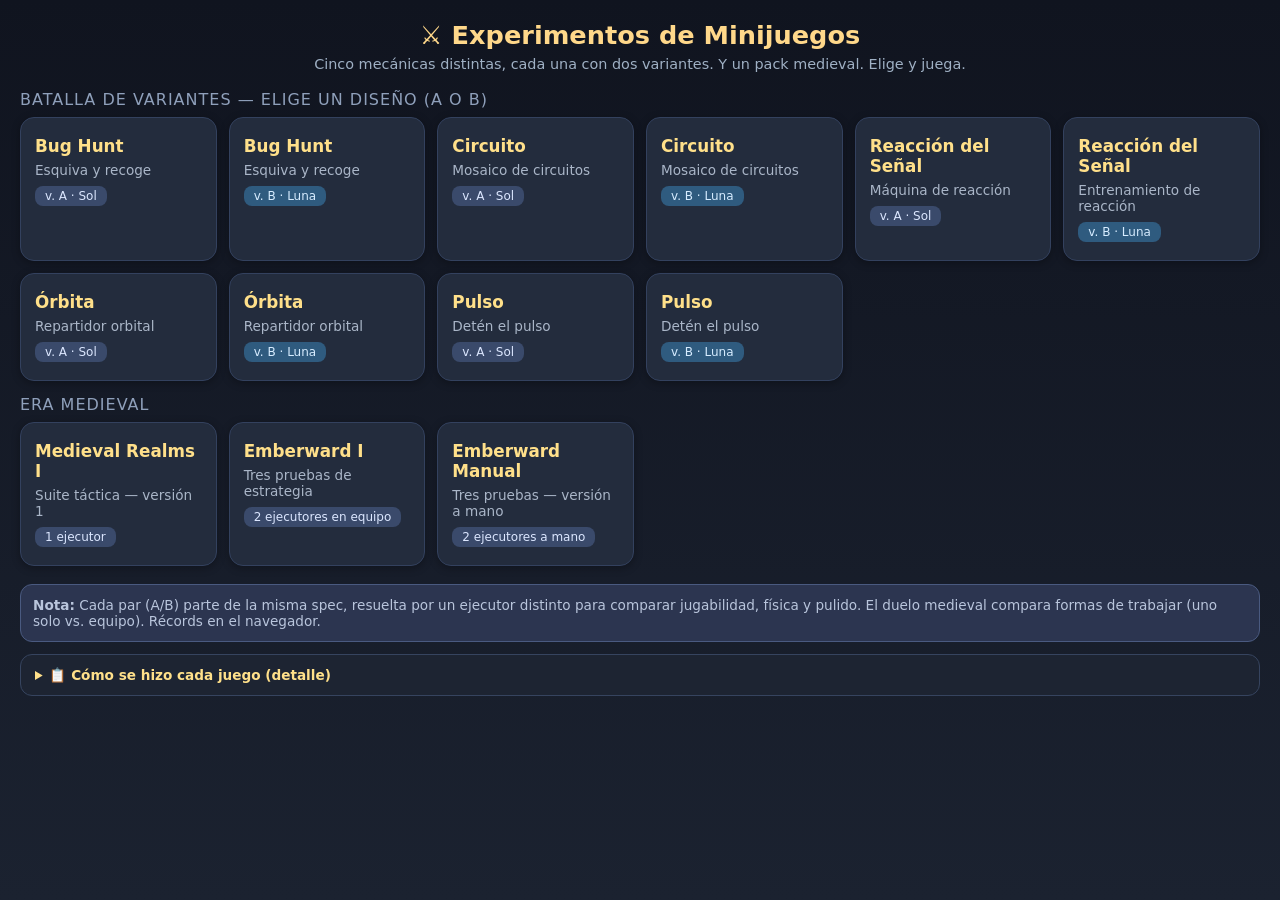
<file: index.html>
<!DOCTYPE html>
<html lang="es">
<head>
<meta charset="UTF-8">
<meta name="viewport" content="width=device-width, initial-scale=1">
<title>Experimentos — Minijuegos</title>
<style>
  *{box-sizing:border-box;margin:0}
  body{background:linear-gradient(180deg,#10141f,#1b2230);color:#e8ecf5;font-family:system-ui,sans-serif;min-height:100vh;padding:20px}
  h1{font-size:1.6rem;color:#ffd88a;text-align:center;margin-bottom:6px}
  p.sub{color:#9fb0c4;text-align:center;font-size:.9rem;margin-bottom:18px}
  .seccion{font-size:1rem;color:#8fa0bb;text-transform:uppercase;letter-spacing:1px;margin:14px 0 8px}
  .grid{display:grid;gap:12px;grid-template-columns:repeat(auto-fill,minmax(170px,1fr))}
  a.card{display:block;padding:18px 14px;border-radius:14px;background:#232c3d;border:1px solid #33415e;color:#fff;text-decoration:none;transition:.15s;box-shadow:0 2px 8px rgba(0,0,0,.3)}
  a.card:hover{transform:translateY(-2px);border-color:#8fa0ff}
  .card .tit{font-weight:800;font-size:1.05rem;color:#ffe08a}
  .card .desc{font-size:.85rem;color:#aab6c8;margin-top:6px}
  .card .modelo{display:inline-block;margin-top:8px;padding:3px 10px;border-radius:8px;background:#3a4a6b;font-size:.75rem;color:#dce7ff}
  .card .modelo.sol{background:#5b3f7a;color:#f0dcff}
  .card .modelo.luna{background:#2f5b7f;color:#d6ecff}
  .nota{background:#2c3550;border:1px solid #4a5a80;border-radius:12px;padding:12px;margin-top:18px;color:#b9c5dc;font-size:.85rem}
  details.como{background:#1d2432;border:1px solid #36445f;border-radius:12px;padding:12px 14px;margin-top:12px;color:#cdd8ea;font-size:.85rem}
  details.como summary{cursor:pointer;font-weight:800;color:#ffe08a}
  details.como table{width:100%;border-collapse:collapse;margin-top:10px}
  details.como th,details.como td{border:1px solid #36445f;padding:6px 8px;text-align:left;font-size:.82rem}
  details.como th{background:#28344d;color:#ffe08a}
  details.como p{margin:8px 0}
</style>
</head>
<body>
<h1>⚔️ Experimentos de Minijuegos</h1>
<p class="sub">Cinco mecánicas distintas, cada una con dos variantes. Y un pack medieval. Elige y juega.</p>

<div class="seccion">Batalla de variantes — elige un diseño (A o B)</div>
<div class="grid">
  <a class="card" href="games/bug-hunt/A/index.html"><div class="tit">Bug Hunt</div><div class="desc">Esquiva y recoge</div><div class="modelo solab">v. A · Sol</div></a>
  <a class="card" href="games/bug-hunt/B/index.html"><div class="tit">Bug Hunt</div><div class="desc">Esquiva y recoge</div><div class="modelo luna">v. B · Luna</div></a>
  <a class="card" href="games/circuit/A/index.html"><div class="tit">Circuito</div><div class="desc">Mosaico de circuitos</div><div class="modelo solab">v. A · Sol</div></a>
  <a class="card" href="games/circuit/B/index.html"><div class="tit">Circuito</div><div class="desc">Mosaico de circuitos</div><div class="modelo luna">v. B · Luna</div></a>
  <a class="card" href="games/feature-upgrade/A/index.html"><div class="tit">Reacción del Señal</div><div class="desc">Máquina de reacción</div><div class="modelo solab">v. A · Sol</div></a>
  <a class="card" href="games/feature-upgrade/B/index.html"><div class="tit">Reacción del Señal</div><div class="desc">Entrenamiento de reacción</div><div class="modelo luna">v. B · Luna</div></a>
  <a class="card" href="games/orbit/A/index.html"><div class="tit">Órbita</div><div class="desc">Repartidor orbital</div><div class="modelo solab">v. A · Sol</div></a>
  <a class="card" href="games/orbit/B/index.html"><div class="tit">Órbita</div><div class="desc">Repartidor orbital</div><div class="modelo luna">v. B · Luna</div></a>
  <a class="card" href="games/pulse/A/index.html"><div class="tit">Pulso</div><div class="desc">Detén el pulso</div><div class="modelo solab">v. A · Sol</div></a>
  <a class="card" href="games/pulse/B/index.html"><div class="tit">Pulso</div><div class="desc">Detén el pulso</div><div class="modelo luna">v. B · Luna</div></a>
</div>

<div class="seccion">Era medieval</div>
<div class="grid">
  <a class="card" href="games/medieval-1/index.html"><div class="tit">Medieval Realms I</div><div class="desc">Suite táctica — versión 1</div><div class="modelo">1 ejecutor</div></a>
  <a class="card" href="games/medieval-2/index.html"><div class="tit">Emberward I</div><div class="desc">Tres pruebas de estrategia</div><div class="modelo">2 ejecutores en equipo</div></a>
  <a class="card" href="games/medieval-manual/index.html"><div class="tit">Emberward Manual</div><div class="desc">Tres pruebas — versión a mano</div><div class="modelo">2 ejecutores a mano</div></a>
</div>

<div class="nota"><b>Nota:</b> Cada par (A/B) parte de la misma spec, resuelta por un ejecutor distinto para comparar jugabilidad, física y pulido. El duelo medieval compara formas de trabajar (uno solo vs. equipo). Récords en el navegador.</div>

<details class="como">
  <summary>📋 Cómo se hizo cada juego (detalle)</summary>
  <p>Este hub se montó con juegos que salieron de dos experimentos internos de <b>benchmark de ejecutores de código</b>:</p>
  <p><b>1) Comparativa de ejecutores (25 jul 2026).</b> Cuatro ejecutores distintos recibieron la <b>misma spec</b> por cada mecánica (Orbit, Circuit, Pulse...), cada uno en su propio directorio aislado, y un verificador externo puntuó victoria real, reinicio limpio, interfaz estable y cero errores. Los pares que ves aquí son las versiones de <b>Ejecutor "Sol" (v. A)</b> y <b>Ejecutor "Luna" (v. B)</b> para la misma tarea.</p>
  <p><b>2) Duelo medieval (26 jul).</b> Un pack de tres pruebas tácticas con la misma premisa entregada a dos configuraciones: <b>v.1 → un solo ejecutor</b>; <b>v.2 → un ejecutor + un planificador en equipo</b>; <b>v.3 → la edición "a mano"</b> con planificador + ejecutor colaborando paso a paso.</p>
  <table>
    <tr><th>Juego</th><th>v. A</th><th>v. B</th></tr>
    <tr><td>Bug Hunt</td><td>Sol</td><td>Luna</td></tr>
    <tr><td>Circuito</td><td>Sol</td><td>Luna</td></tr>
    <tr><td>Reacción del Señal</td><td>Sol</td><td>Luna</td></tr>
    <tr><td>Órbita</td><td>Sol</td><td>Luna</td></tr>
    <tr><td>Pulso</td><td>Sol</td><td>Luna</td></tr>
  </table>
  <p>Para los costes históricos (duración y € de cada variante según la tanda de comparison completa, incluido DeepSeek V4 Pro / V4 Flash), ver el registro interno en el repo local — no se publica por privacidad.</p>
</details>
</body>
</html>
</file>
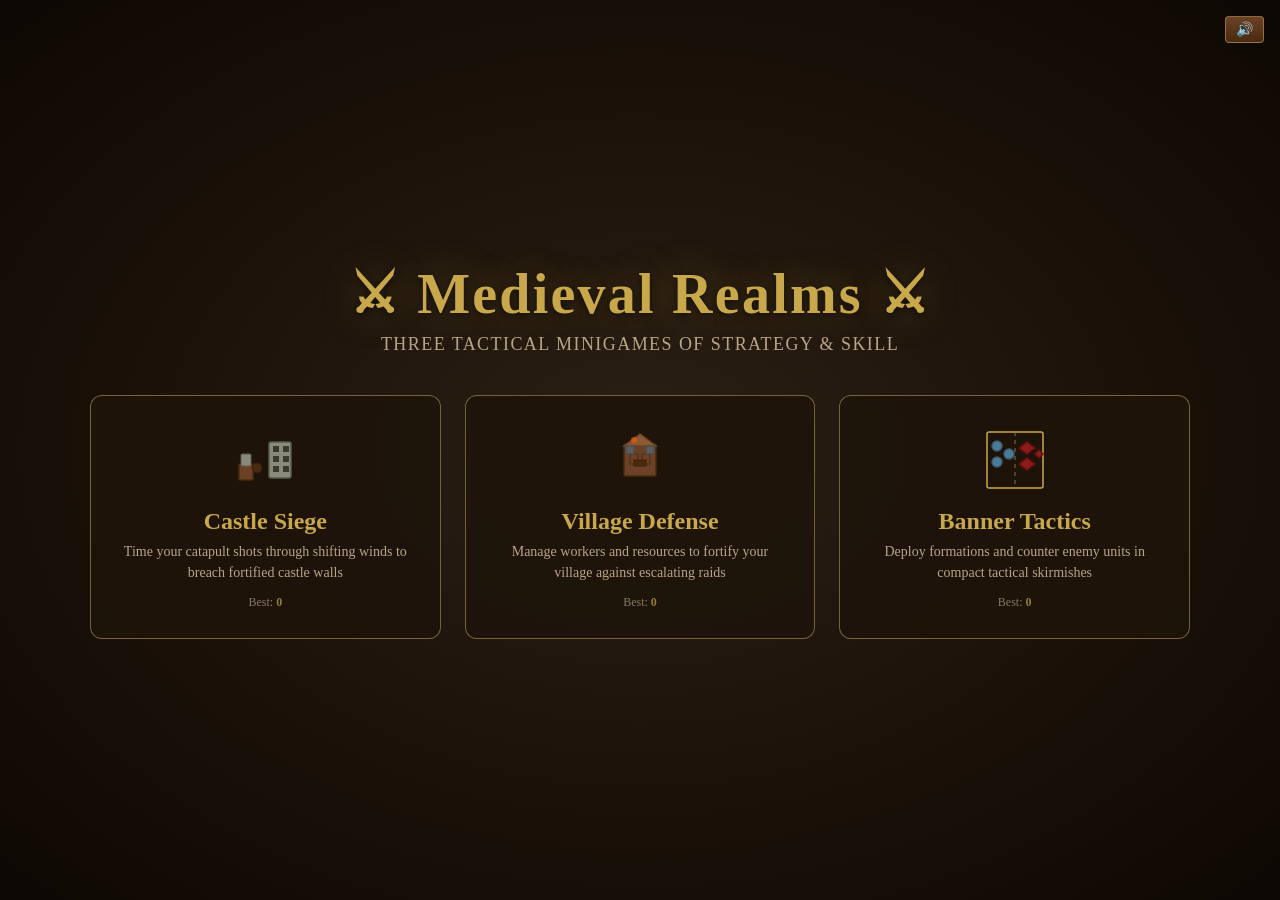
<file: games/medieval-1/index.html>
<!DOCTYPE html>
<html lang="en">
<head>
<meta charset="UTF-8">
<meta name="viewport" content="width=device-width, initial-scale=1.0, user-scalable=no">
<title>Medieval Realms — Tactical Minigame Suite</title>
<style>
/* ===== CSS CUSTOM PROPERTIES ===== */
:root {
  --parchment: #d4c5a9;
  --parchment-light: #e8dcc8;
  --parchment-dark: #8b7355;
  --stone: #8a8a7a;
  --stone-light: #b0b0a0;
  --stone-dark: #4a4a3a;
  --stone-shadow: #3a3a2a;
  --wood: #6b4226;
  --wood-light: #8b5a33;
  --wood-dark: #3a1f0a;
  --fire: #e85d04;
  --fire-glow: #ff9500;
  --banner-red: #8b1a1a;
  --banner-gold: #c9a84c;
  --sky-day: #5a8a9e;
  --sky-dusk: #7b5030;
  --grass: #4a7c3f;
  --grass-dark: #3a5c2f;
  --iron: #5a5a60;
  --iron-light: #8a8a90;
  --blood: #8b2020;
  --text: #2c1810;
  --text-light: #f0e6d0;
  --text-dim: #b8a588;
  --panel-bg: rgba(30, 20, 10, 0.92);
  --panel-border: rgba(180, 150, 100, 0.6);
  --btn-bg: linear-gradient(180deg, #6b4226 0%, #4a2a10 100%);
  --btn-hover: linear-gradient(180deg, #8b5a33 0%, #6b4226 100%);
  --btn-active: linear-gradient(180deg, #3a1f0a 0%, #2a1005 100%);
  --btn-gold: linear-gradient(180deg, #c9a84c 0%, #8b6914 100%);
  --btn-gold-hover: linear-gradient(180deg, #e0c060 0%, #a08020 100%);
  --focus-ring: 0 0 0 3px rgba(201, 168, 76, 0.7);
  --transition-fast: 0.15s ease;
  --transition-med: 0.3s ease;
  --radius-sm: 4px;
  --radius-md: 8px;
  --radius-lg: 12px;
  --shadow-sm: 0 2px 4px rgba(0,0,0,0.3);
  --shadow-md: 0 4px 12px rgba(0,0,0,0.4);
  --shadow-lg: 0 8px 24px rgba(0,0,0,0.5);
}

/* ===== RESET & BASE ===== */
*,*::before,*::after{box-sizing:border-box;margin:0;padding:0}
html,body{width:100%;height:100%;overflow:hidden;font-family:Georgia,'Times New Roman',serif;color:var(--text-light);background:#1a1008;user-select:none;-webkit-user-select:none;touch-action:manipulation}
body{display:flex;flex-direction:column;align-items:center;justify-content:center;position:relative}

/* ===== FOCUS ===== */
:focus-visible{outline:3px solid var(--banner-gold);outline-offset:2px;border-radius:var(--radius-sm)}
button:focus:not(:focus-visible){outline:none}

/* ===== REDUCED MOTION ===== */
@media(prefers-reduced-motion:reduce){
  *,*::before,*::after{animation-duration:0.01ms!important;animation-iteration-count:1!important;transition-duration:0.01ms!important;scroll-behavior:auto!important}
}

/* ===== MAIN CONTAINER ===== */
#app{width:100%;max-width:1440px;height:100%;max-height:900px;position:relative;overflow:hidden;background:radial-gradient(ellipse at center,#2a2015 0%,#1a1008 60%,#0d0804 100%)}
@media(max-width:480px),(max-height:600px){#app{max-height:100vh}}

/* ===== TEXTURES (CSS-only) ===== */
.texture-parchment{background-color:var(--parchment);background-image:radial-gradient(ellipse at 20% 50%,var(--parchment-light) 0%,transparent 50%),radial-gradient(ellipse at 80% 20%,rgba(139,115,85,0.3) 0%,transparent 40%)}
.texture-stone{background-color:var(--stone);background-image:linear-gradient(0deg,rgba(0,0,0,0.1) 0%,transparent 30%,rgba(255,255,255,0.05) 50%,transparent 70%,rgba(0,0,0,0.1) 100%),radial-gradient(circle at 30% 40%,var(--stone-light) 0%,transparent 40%),radial-gradient(circle at 70% 60%,rgba(0,0,0,0.15) 0%,transparent 30%)}

/* ===== MENU SCREEN ===== */
#menu-screen{position:absolute;inset:0;display:flex;flex-direction:column;align-items:center;justify-content:center;padding:clamp(16px,4vw,48px);z-index:100;opacity:1;transition:opacity var(--transition-med),transform var(--transition-med)}
#menu-screen.hidden{opacity:0;pointer-events:none;transform:translateY(-20px)}

.menu-title{font-size:clamp(28px,6vw,56px);font-weight:700;letter-spacing:0.04em;text-align:center;color:var(--banner-gold);text-shadow:0 2px 8px rgba(0,0,0,0.6),0 0 40px rgba(201,168,76,0.3);margin-bottom:8px}
.menu-subtitle{font-size:clamp(14px,2.5vw,18px);text-align:center;color:var(--text-dim);margin-bottom:clamp(20px,4vw,40px);letter-spacing:0.08em;text-transform:uppercase}

.game-cards{display:flex;gap:clamp(12px,2.5vw,24px);flex-wrap:wrap;justify-content:center;max-width:1100px;width:100%}

.game-card{flex:1 1 280px;max-width:360px;min-width:240px;background:var(--panel-bg);border:1px solid var(--panel-border);border-radius:var(--radius-lg);padding:clamp(16px,3vw,28px);cursor:pointer;transition:transform var(--transition-fast),box-shadow var(--transition-fast),border-color var(--transition-fast);position:relative;overflow:hidden;display:flex;flex-direction:column;align-items:center;text-align:center}
.game-card:hover{transform:translateY(-4px);box-shadow:var(--shadow-lg);border-color:var(--banner-gold)}
.game-card:active{transform:translateY(-1px)}
.game-card:focus-visible{outline-offset:4px}

.card-icon{width:clamp(48px,10vw,72px);height:clamp(48px,10vw,72px);margin-bottom:12px;position:relative}
.card-icon svg{width:100%;height:100%}
.card-title{font-size:clamp(18px,3.5vw,24px);font-weight:700;color:var(--banner-gold);margin-bottom:6px}
.card-desc{font-size:clamp(12px,2vw,14px);color:var(--text-dim);line-height:1.5;margin-bottom:12px}
.card-best{font-size:12px;color:var(--text-dim);opacity:0.7}
.card-best span{color:var(--banner-gold);font-weight:700}

/* ===== GAME CONTAINER ===== */
#game-container{position:absolute;inset:0;display:none;flex-direction:column;z-index:50}
#game-container.active{display:flex}

.game-hud{display:flex;justify-content:space-between;align-items:center;padding:8px clamp(12px,3vw,24px);background:rgba(20,10,5,0.85);border-bottom:1px solid var(--panel-border);z-index:5;min-height:44px;gap:12px;flex-shrink:0}
.hud-left,.hud-right{display:flex;align-items:center;gap:12px;font-size:clamp(12px,2vw,15px)}
.hud-score{color:var(--banner-gold);font-weight:700}
.hud-best{color:var(--text-dim);font-size:12px}
.hud-best span{color:var(--banner-gold)}
.btn-back{background:var(--btn-bg);color:var(--text-light);border:1px solid var(--panel-border);border-radius:var(--radius-sm);padding:6px 14px;font-size:13px;cursor:pointer;font-family:inherit;transition:background var(--transition-fast)}
.btn-back:hover{background:var(--btn-hover)}
.btn-audio{background:var(--btn-bg);color:var(--text-light);border:1px solid var(--panel-border);border-radius:var(--radius-sm);padding:4px 10px;font-size:14px;cursor:pointer;font-family:inherit;transition:background var(--transition-fast);min-width:36px;text-align:center}
.btn-audio:hover{background:var(--btn-hover)}
.btn-audio.muted{color:#e85d04}
.menu-audio{position:absolute;top:clamp(8px,2vw,16px);right:clamp(8px,2vw,16px);z-index:200}

.game-canvas-wrap{flex:1;position:relative;overflow:hidden;display:flex;align-items:center;justify-content:center}
.game-canvas-wrap canvas{display:block;max-width:100%;max-height:100%}

.game-controls{display:flex;justify-content:center;align-items:center;gap:12px;padding:8px 16px;background:rgba(20,10,5,0.85);border-top:1px solid var(--panel-border);z-index:5;min-height:52px;flex-shrink:0;flex-wrap:wrap}
.game-controls .ctrl-btn{background:var(--btn-bg);color:var(--text-light);border:1px solid var(--panel-border);border-radius:var(--radius-md);padding:8px 20px;font-size:14px;font-weight:700;cursor:pointer;font-family:inherit;transition:all var(--transition-fast);min-width:60px}
.game-controls .ctrl-btn:hover:not(:disabled){background:var(--btn-hover)}
.game-controls .ctrl-btn:active:not(:disabled){background:var(--btn-active);transform:scale(0.97)}
.game-controls .ctrl-btn:disabled{opacity:0.4;cursor:not-allowed}
.game-controls .ctrl-btn.primary{background:var(--btn-gold);color:#2c1810;font-size:16px;padding:10px 32px}
.game-controls .ctrl-btn.primary:hover:not(:disabled){background:var(--btn-gold-hover)}
.ctrl-hint{font-size:11px;color:var(--text-dim);text-align:center}
.ctrl-label{font-size:12px;color:var(--text-dim);min-width:64px;text-align:center}

/* ===== GAME OVERLAY ===== */
.game-overlay{position:absolute;inset:0;display:flex;flex-direction:column;align-items:center;justify-content:center;background:rgba(0,0,0,0.75);z-index:60;transition:opacity var(--transition-med)}
.game-overlay.hidden{opacity:0;pointer-events:none}

.overlay-panel{background:var(--panel-bg);border:2px solid var(--panel-border);border-radius:var(--radius-lg);padding:clamp(20px,5vw,40px);text-align:center;max-width:420px;width:90%;box-shadow:var(--shadow-lg)}
.overlay-title{font-size:clamp(22px,5vw,36px);font-weight:700;margin-bottom:8px}
.overlay-title.win{color:#4caf50;text-shadow:0 0 20px rgba(76,175,80,0.4)}
.overlay-title.lose{color:var(--fire);text-shadow:0 0 20px rgba(232,93,4,0.4)}
.overlay-score{font-size:clamp(18px,3vw,24px);color:var(--banner-gold);margin-bottom:4px}
.overlay-best{font-size:14px;color:var(--text-dim);margin-bottom:20px}
.overlay-best.new{color:#4caf50;animation:pulse-glow 0.6s ease-in-out 3}
@keyframes pulse-glow{0%,100%{opacity:1}50%{opacity:0.5}}

.overlay-buttons{display:flex;gap:12px;justify-content:center;flex-wrap:wrap}
.overlay-btn{background:var(--btn-gold);color:#2c1810;border:none;border-radius:var(--radius-md);padding:clamp(10px,2vw,14px) clamp(20px,4vw,32px);font-size:clamp(14px,2.5vw,17px);font-weight:700;cursor:pointer;font-family:inherit;transition:all var(--transition-fast)}
.overlay-btn:hover{background:var(--btn-gold-hover);transform:translateY(-2px)}
.overlay-btn:active{transform:translateY(0)}
.overlay-btn.secondary{background:var(--btn-bg);color:var(--text-light);border:1px solid var(--panel-border)}

/* ===== RESPONSIVE ===== */
@media(max-width:700px){
  .game-cards{flex-direction:column;align-items:center}
  .game-card{max-width:100%;width:100%}
  .game-controls{gap:8px;padding:6px 10px}
  .game-controls .ctrl-btn{padding:6px 14px;font-size:12px}
  .game-controls .ctrl-btn.primary{padding:8px 20px;font-size:14px}
  .hud-left,.hud-right{gap:8px;font-size:12px}
}
@media(max-width:400px){
  .menu-title{font-size:24px}
  .menu-subtitle{font-size:11px;margin-bottom:12px}
  .game-cards{gap:6px}
  .game-card{padding:10px 8px;flex:1 1 auto;min-height:0}
  .card-icon{width:36px;height:36px;margin-bottom:6px}
  .card-title{font-size:15px;margin-bottom:4px}
  .card-desc{font-size:10px;line-height:1.3;margin-bottom:6px}
  .card-best{font-size:10px}
  .overlay-panel{padding:16px}
  .overlay-title{font-size:20px}
}

/* ===== IN-GAME HELP POPUP ===== */
.help-popup{position:absolute;bottom:60px;left:50%;transform:translateX(-50%);background:var(--panel-bg);border:1px solid var(--panel-border);border-radius:var(--radius-md);padding:12px 18px;font-size:12px;color:var(--text-dim);z-index:55;pointer-events:none;opacity:0;transition:opacity 0.3s;white-space:nowrap;text-align:center}
.help-popup.visible{opacity:1}
</style>
</head>
<body>
<div id="app">
  <!-- MENU SCREEN -->
  <div id="menu-screen">
    <div class="menu-title">⚔ Medieval Realms ⚔</div>
    <div class="menu-subtitle">Three Tactical Minigames of Strategy &amp; Skill</div>
    <button class="btn-audio menu-audio" id="btn-audio-menu" aria-label="Toggle sound" title="Toggle sound">🔊</button>
    <div class="game-cards">
      <div class="game-card" data-game="siege" tabindex="0" role="button" aria-label="Castle Siege — Catapult timing game">
        <div class="card-icon"><svg viewBox="0 0 72 72"><rect x="10" y="40" width="14" height="16" rx="1" fill="#6b4226" stroke="#4a2a10" stroke-width="1.5"/><rect x="12" y="30" width="10" height="12" rx="1" fill="#8a8a7a" stroke="#5a5a4a" stroke-width="1"/><circle cx="28" cy="44" r="5" fill="#4a2a10" stroke="#3a1f0a" stroke-width="1"/><rect x="40" y="18" width="22" height="36" rx="2" fill="#8a8a7a" stroke="#5a5a4a" stroke-width="1.5"/><rect x="44" y="22" width="6" height="6" fill="#3a3a2a"/><rect x="54" y="22" width="6" height="6" fill="#3a3a2a"/><rect x="44" y="32" width="6" height="6" fill="#3a3a2a"/><rect x="54" y="32" width="6" height="6" fill="#3a3a2a"/><rect x="44" y="42" width="6" height="6" fill="#3a3a2a"/><rect x="54" y="42" width="6" height="6" fill="#3a3a2a"/></svg></div>
        <div class="card-title">Castle Siege</div>
        <div class="card-desc">Time your catapult shots through shifting winds to breach fortified castle walls</div>
        <div class="card-best">Best: <span id="best-siege">0</span></div>
      </div>
      <div class="game-card" data-game="defense" tabindex="0" role="button" aria-label="Village Defense — Resource management game">
        <div class="card-icon"><svg viewBox="0 0 72 72"><rect x="20" y="20" width="32" height="32" rx="2" fill="#6b4226" stroke="#4a2a10" stroke-width="1.5"/><polygon points="36,10 20,22 52,22" fill="#8b5a33" stroke="#6b4226" stroke-width="1.5"/><rect x="26" y="30" width="8" height="10" fill="#6b4226" stroke="#4a2a10" stroke-width="1"/><rect x="38" y="30" width="8" height="10" fill="#6b4226" stroke="#4a2a10" stroke-width="1"/><rect x="30" y="36" width="12" height="6" fill="#4a2a10" stroke="#3a1f0a" stroke-width="1"/><rect x="22" y="22" width="8" height="8" fill="#5a5a60" stroke="#4a4a4a" stroke-width="1"/><rect x="42" y="22" width="8" height="8" fill="#5a5a60" stroke="#4a4a4a" stroke-width="1"/><circle cx="30" cy="16" r="3" fill="#e85d04" opacity="0.7"/></svg></div>
        <div class="card-title">Village Defense</div>
        <div class="card-desc">Manage workers and resources to fortify your village against escalating raids</div>
        <div class="card-best">Best: <span id="best-defense">0</span></div>
      </div>
      <div class="game-card" data-game="tactics" tabindex="0" role="button" aria-label="Banner Tactics — Formation battle game">
        <div class="card-icon"><svg viewBox="0 0 72 72"><rect x="8" y="8" width="56" height="56" rx="2" fill="none" stroke="#c9a84c" stroke-width="1.5"/><line x1="36" y1="8" x2="36" y2="64" stroke="#8b7355" stroke-width="1" stroke-dasharray="4,4"/><circle cx="18" cy="22" r="5" fill="#4a7c96" stroke="#3a5c76" stroke-width="1.5"/><circle cx="18" cy="38" r="5" fill="#4a7c96" stroke="#3a5c76" stroke-width="1.5"/><circle cx="30" cy="30" r="5" fill="#4a7c96" stroke="#3a5c76" stroke-width="1.5"/><polygon points="48,18 56,24 48,30 40,24" fill="#8b1a1a" stroke="#6b1010" stroke-width="1.5"/><polygon points="48,34 56,40 48,46 40,40" fill="#8b1a1a" stroke="#6b1010" stroke-width="1.5"/><polygon points="60,26 64,30 60,34 56,30" fill="#8b1a1a" stroke="#6b1010" stroke-width="1.5"/></svg></div>
        <div class="card-title">Banner Tactics</div>
        <div class="card-desc">Deploy formations and counter enemy units in compact tactical skirmishes</div>
        <div class="card-best">Best: <span id="best-tactics">0</span></div>
      </div>
    </div>
  </div>

  <!-- GAME CONTAINER -->
  <div id="game-container">
    <div class="game-hud">
      <div class="hud-left">
        <span id="hud-game-name" style="font-weight:700;color:var(--banner-gold)"></span>
        <span id="hud-round" style="color:var(--text-dim)"></span>
      </div>
      <div class="hud-right">
        <span class="hud-score">Score: <span id="hud-score" data-testid="score">0</span></span>
        <span class="hud-best">Best: <span id="hud-best">0</span></span>
        <button class="btn-audio" id="btn-audio" aria-label="Toggle sound" title="Toggle sound">🔊</button>
        <button class="btn-back" id="btn-back" aria-label="Back to menu">◂ Menu</button>
      </div>
    </div>
    <div class="game-canvas-wrap" id="canvas-wrap" data-testid="primary-action">
      <canvas id="game-canvas" data-testid="stage"></canvas>
    </div>
    <div class="game-controls" id="game-controls"></div>
  </div>

  <!-- RESULT OVERLAY -->
  <div class="game-overlay hidden" id="result-overlay">
    <div class="overlay-panel">
      <div class="overlay-title" id="result-title" data-testid="result"></div>
      <div class="overlay-score" id="result-score"></div>
      <div class="overlay-best" id="result-best"></div>
      <div class="overlay-buttons">
        <button class="overlay-btn" id="btn-restart" data-testid="start">Play Again</button>
        <button class="overlay-btn secondary" id="btn-menu">Back to Menu</button>
      </div>
    </div>
  </div>

  <!-- HELP POPUP -->
  <div class="help-popup" id="help-popup"></div>
</div>

<script>
// ============================================================
// MEDIEVAL REALMS — Complete Game Suite
// ============================================================

// ===== AUDIO ENGINE =====
const AudioCtx = window.AudioContext || window.webkitAudioContext;
let audioCtx = null;
let audioMuted = false;
function ensureAudio(){if(!audioCtx){audioCtx=new AudioCtx()}if(audioCtx.state==='suspended'){audioCtx.resume()}}
function playTone(freq,dur,type='square',vol=0.08,detune=0){
  if(!audioCtx||audioMuted)return;const t=audioCtx.currentTime;
  const o=audioCtx.createOscillator();const g=audioCtx.createGain();
  o.type=type;o.frequency.value=freq;o.detune.value=detune;
  g.gain.setValueAtTime(vol,t);g.gain.exponentialRampToValueAtTime(0.001,t+dur);
  o.connect(g);g.connect(audioCtx.destination);o.start(t);o.stop(t+dur);
}
function playNoise(dur,vol=0.06){
  if(!audioCtx||audioMuted)return;const t=audioCtx.currentTime;
  const buf=audioCtx.createBuffer(1,audioCtx.sampleRate*dur,audioCtx.sampleRate);
  const d=buf.getChannelData(0);for(let i=0;i<d.length;i++)d[i]=(Math.random()*2-1);
  const s=audioCtx.createBufferSource();s.buffer=buf;
  const g=audioCtx.createGain();g.gain.setValueAtTime(vol,t);g.gain.exponentialRampToValueAtTime(0.001,t+dur);
  const f=audioCtx.createBiquadFilter();f.type='lowpass';f.frequency.value=600;
  s.connect(f);f.connect(g);g.connect(audioCtx.destination);s.start(t);s.stop(t+dur);
}
const SFX={
  click:()=>{playTone(800,0.06,'square',0.04)},
  thud:()=>{playTone(60,0.3,'sine',0.12);playNoise(0.15,0.06)},
  crash:()=>{playTone(40,0.5,'sawtooth',0.1);playNoise(0.35,0.1)},
  whoosh:()=>{playTone(200,0.2,'sawtooth',0.04,0);playTone(200,0.2,'sawtooth',0.04,1200)},
  charge:()=>{playTone(150,0.5,'sawtooth',0.05);playTone(150,0.5,'sawtooth',0.05,10)},
  horn:()=>{playTone(220,0.15,'triangle',0.08);setTimeout(()=>playTone(330,0.2,'triangle',0.08),100);setTimeout(()=>playTone(440,0.25,'triangle',0.07),200)},
  clang:()=>{playTone(300,0.1,'square',0.06);playTone(450,0.08,'square',0.04);playNoise(0.08,0.04)},
  build:()=>{playTone(180,0.08,'square',0.03);setTimeout(()=>playTone(240,0.08,'square',0.03),60)},
  gather:()=>{playTone(500,0.05,'sine',0.03)},
  defeat:()=>{playTone(120,0.4,'sawtooth',0.08);setTimeout(()=>playTone(80,0.5,'sawtooth',0.08),300)},
  victory:()=>{playTone(330,0.12,'triangle',0.07);setTimeout(()=>playTone(440,0.12,'triangle',0.07),120);setTimeout(()=>playTone(550,0.2,'triangle',0.07),240);setTimeout(()=>playTone(660,0.3,'triangle',0.08),360)},
};

// ===== PARTICLE SYSTEM =====
const particles=[];
function spawnParticles(x,y,count,color,life=40,speed=3,spread=Math.PI*2){
  for(let i=0;i<count;i++){
    const a=spread*(Math.random()-0.5)*2+Math.PI/2;
    particles.push({x,y,vx:Math.cos(a)*speed*(0.5+Math.random()),vy:Math.sin(a)*speed*(0.5+Math.random()),life,lifeMax:life,color,size:1.5+Math.random()*3});
  }
}
function updateParticles(dt){
  const pm=window._reducedMotion;
  for(let i=particles.length-1;i>=0;i--){
    const p=particles[i];p.life-=pm?dt*3:dt;p.x+=p.vx;p.y+=p.vy;p.vy+=pm?0.1:0.15;
    if(p.life<=0)particles.splice(i,1);
  }
}
function drawParticles(ctx){
  for(const p of particles){
    const a=p.life/p.lifeMax;ctx.globalAlpha=a;ctx.fillStyle=p.color;
    ctx.beginPath();ctx.arc(p.x,p.y,p.size,0,Math.PI*2);ctx.fill();
  }ctx.globalAlpha=1;
}

// ===== STORAGE =====
function loadBest(key){const v=localStorage.getItem(key);return v?parseInt(v,10):0}
function saveBest(key,score){const cur=loadBest(key);if(score>cur){localStorage.setItem(key,String(score));return true}return false}
const BEST_KEYS={siege:'bench.medieval.siege-best',defense:'bench.medieval.defense-best',tactics:'bench.medieval.tactics-best'};

// ===== GLOBALS =====
let currentGame=null,gameLoopId=null;
let gamePhase='menu'; // menu|playing|transitioning|won|lost
let gameScore=0,gameBest=0,gameKey='';
let lastFrameTs=0;
const canvas=document.getElementById('game-canvas');
const ctx=canvas.getContext('2d');
let canvasW=800,canvasH=500;
let inputLocked=false;
let pointerDown=false;
window._reducedMotion=false;

// ===== DOM REFS =====
const menuScreen=document.getElementById('menu-screen');
const gameContainer=document.getElementById('game-container');
const resultOverlay=document.getElementById('result-overlay');
const resultTitle=document.getElementById('result-title');
const resultScore=document.getElementById('result-score');
const resultBest=document.getElementById('result-best');
const hudGameName=document.getElementById('hud-game-name');
const hudRound=document.getElementById('hud-round');
const hudScore=document.getElementById('hud-score');
const hudBest=document.getElementById('hud-best');
const gameControls=document.getElementById('game-controls');
const helpPopup=document.getElementById('help-popup');

// ===== RESIZE CANVAS =====
function resizeCanvas(){
  const wrap=document.getElementById('canvas-wrap');
  const w=wrap.clientWidth;const h=wrap.clientHeight;
  const scale=Math.min(w/800,h/500);
  canvasW=800;canvasH=500;
  canvas.width=canvasW;canvas.height=canvasH;
  canvas.style.width=(canvasW*scale)+'px';
  canvas.style.height=(canvasH*scale)+'px';
}
window.addEventListener('resize',resizeCanvas);

// ===== HELP POPUP =====
let helpTimer=null;
function showHelp(msg,dur=2500){
  helpPopup.textContent=msg;helpPopup.classList.add('visible');
  if(helpTimer)clearTimeout(helpTimer);
  helpTimer=setTimeout(()=>helpPopup.classList.remove('visible'),dur);
}

// ===== NAVIGATION =====
function goToMenu(){
  if(gameLoopId){cancelAnimationFrame(gameLoopId);gameLoopId=null}
  currentGame=null;gamePhase='menu';inputLocked=false;
  particles.length=0;
  gameContainer.classList.remove('active');
  gameContainer.style.pointerEvents='';
  resultOverlay.classList.add('hidden');
  menuScreen.classList.remove('hidden');
  updateBestDisplays();
  canvas.getContext('2d').clearRect(0,0,canvasW,canvasH);
}
function updateBestDisplays(){
  document.getElementById('best-siege').textContent=loadBest(BEST_KEYS.siege);
  document.getElementById('best-defense').textContent=loadBest(BEST_KEYS.defense);
  document.getElementById('best-tactics').textContent=loadBest(BEST_KEYS.tactics);
}

function startGame(gameId){
  ensureAudio();
  particles.length=0;
  gameKey=BEST_KEYS[gameId];
  gameBest=loadBest(gameKey);
  gameScore=0;
  gamePhase='playing';
  inputLocked=false;
  menuScreen.classList.add('hidden');
  gameContainer.classList.add('active');
  resizeCanvas();
  resultOverlay.classList.add('hidden');
  hudBest.textContent=gameBest;
  hudScore.textContent='0';
  updateBestDisplays();
  // Ensure canvas can receive keyboard focus
  canvas.tabIndex=0;canvas.focus();

  switch(gameId){
    case 'siege':currentGame=new CastleSiege();hudGameName.textContent='Castle Siege';break;
    case 'defense':currentGame=new VillageDefense();hudGameName.textContent='Village Defense';break;
    case 'tactics':currentGame=new BannerTactics();hudGameName.textContent='Banner Tactics';break;
  }
  currentGame.buildControls();
  currentGame.init();
  if(gameLoopId)cancelAnimationFrame(gameLoopId);
  gameLoop();
}

function gameLoop(ts){
  if(gamePhase==='menu'){gameLoopId=requestAnimationFrame(gameLoop);return}
  if(!currentGame){gameLoopId=requestAnimationFrame(gameLoop);return}
  const dt=Math.min(50,ts?(ts-lastFrameTs||16):16);
  lastFrameTs=ts||0;
  ctx.clearRect(0,0,canvasW,canvasH);
  updateParticles(dt);
  currentGame.update(dt);
  currentGame.draw(ctx);
  drawParticles(ctx);
  gameLoopId=requestAnimationFrame(gameLoop);
}

function finishGame(won){
  if(gamePhase!=='playing'&&gamePhase!=='transitioning')return;
  gamePhase=won?'won':'lost';
  inputLocked=true;
  if(currentGame)currentGame.onFinish(won);
  const isNew=saveBest(gameKey,gameScore);
  hudBest.textContent=loadBest(gameKey);
  updateBestDisplays();

  resultTitle.textContent=won?'⚔ Victory! ⚔':'☠ Defeated ☠';
  resultTitle.className='overlay-title '+(won?'win':'lose');
  resultScore.textContent='Score: '+gameScore;
  if(isNew){
    resultBest.innerHTML='🏆 <span style="color:#4caf50">New Best!</span>';
    resultBest.className='overlay-best new';
    SFX.victory();
  }else{
    resultBest.innerHTML='Best: '+loadBest(gameKey);
    resultBest.className='overlay-best';
    if(!won)SFX.defeat();
  }
  resultOverlay.classList.remove('hidden');
  gameContainer.style.pointerEvents='none';
}

function restartGame(){
  resultOverlay.classList.add('hidden');
  gameContainer.style.pointerEvents='';
  gameScore=0;gamePhase='playing';inputLocked=false;
  particles.length=0;
  hudScore.textContent='0';
  if(currentGame){currentGame.destroy();currentGame.init()}
}

// ===== EVENT HANDLERS =====
document.getElementById('btn-back').addEventListener('click',goToMenu);
document.getElementById('btn-restart').addEventListener('click',restartGame);
document.getElementById('btn-menu').addEventListener('click',goToMenu);

// Audio mute toggle — sync menu and game-audio buttons
const btnAudio = document.getElementById('btn-audio');
const btnAudioMenu = document.getElementById('btn-audio-menu');
function syncAudioUI(){
  const label = audioMuted?'🔇':'🔊';
  if(btnAudio){btnAudio.textContent=label;btnAudio.classList.toggle('muted',audioMuted)}
  if(btnAudioMenu){btnAudioMenu.textContent=label;btnAudioMenu.classList.toggle('muted',audioMuted)}
}
function toggleAudioMute(){
  audioMuted=!audioMuted;
  localStorage.setItem('bench.medieval.audioMuted',audioMuted?'1':'0');
  syncAudioUI();
}
audioMuted = localStorage.getItem('bench.medieval.audioMuted') === '1';
syncAudioUI();
if(btnAudio)btnAudio.addEventListener('click',toggleAudioMute);
if(btnAudioMenu)btnAudioMenu.addEventListener('click',toggleAudioMute);

// Menu cards
document.querySelectorAll('.game-card').forEach(card=>{
  card.addEventListener('click',()=>{SFX.click();startGame(card.dataset.game)});
  card.addEventListener('keydown',e=>{if(e.key==='Enter'||e.key===' '){e.preventDefault();SFX.click();startGame(card.dataset.game)}});
});

// Keyboard
document.addEventListener('keydown',e=>{
  if(gamePhase==='menu')return;
  if(e.key==='Escape'){goToMenu();return}
  if(e.key==='r'&&e.ctrlKey){e.preventDefault();return}
  if(gamePhase==='won'||gamePhase==='lost'){
    if(e.key==='Enter'||e.key===' '){e.preventDefault();restartGame()}
    return;
  }
  if(currentGame&&currentGame.handleKey)currentGame.handleKey(e);
});
document.addEventListener('keyup',e=>{
  if(gamePhase!=='playing'&&gamePhase!=='transitioning')return;
  if((e.key===' '||e.code==='Space')&&currentGame&&currentGame.handleKeyUp)currentGame.handleKeyUp(e);
});

// Pointer on canvas
canvas.addEventListener('pointerdown',e=>{
  ensureAudio();
  if(gamePhase!=='playing'&&gamePhase!=='transitioning')return;
  pointerDown=true;
  if(currentGame&&currentGame.handlePointerDown)currentGame.handlePointerDown(e);
});
canvas.addEventListener('pointermove',e=>{
  if(currentGame&&currentGame.handlePointerMove)currentGame.handlePointerMove(e);
});
canvas.addEventListener('pointerup',e=>{
  pointerDown=false;
  if(currentGame&&currentGame.handlePointerUp)currentGame.handlePointerUp(e);
});
canvas.addEventListener('pointerleave',()=>{pointerDown=false});

// Touch action
canvas.style.touchAction='none';

// Reduced motion detection
const motionQuery=window.matchMedia('(prefers-reduced-motion:reduce)');
window._reducedMotion=motionQuery.matches;
motionQuery.addEventListener('change',e=>{window._reducedMotion=e.matches});

// ============================================================
// GAME 1: CASTLE SIEGE
// ============================================================
class CastleSiege{
  constructor(){
    this.shotsPerRound=5;this.totalRounds=3;
    this.currentRound=1;this.shotsFired=0;
    this.power=0;this.charging=false;this.chargeRate=0.014;
    this.projectile=null; // {x,y,vx,vy,active}
    this.wind=0; // -1 to 1
    this.windVisual=0;
    this.wallSegments=[];
    this.castleBaseY=0;
    this.catapultX=80;this.catapultY=0;
    this.roundScores=[];
    this.hitThisShot=false;
    this.aimAngle=-Math.PI*0.35; // rest angle ~63° up — sweeps forward with power
  }
  init(){
    this.currentRound=1;this.shotsFired=0;
    this.power=0;this.charging=false;this.projectile=null;
    this.roundScores=[];
    this.castleBaseY=canvasH-100;
    this.catapultY=this.castleBaseY+15;
    this.generateWind();
    this.generateCastle();
    gameScore=0;gamePhase='playing';inputLocked=false;
    this.updateHUD();
  }
  destroy(){this.projectile=null}
  generateWind(){this.wind=(Math.random()-0.5)*1.6;this.windVisual=this.wind}
  generateCastle(){
    this.wallSegments=[];
    const baseX=450,baseW=300;
    const segCount=5+Math.floor(Math.random()*3);
    const segW=baseW/segCount;
    for(let i=0;i<segCount;i++){
      const h=60+Math.random()*100;
      this.wallSegments.push({
        x:baseX+i*segW,w:segW-3,y:this.castleBaseY-h,h,
        hp:2+Math.floor(Math.random()*3),maxHp:0,damaged:false,destroyed:false,crackLines:[]
      });
      this.wallSegments[i].maxHp=this.wallSegments[i].hp;
      // Generate crack lines
      for(let c=0;c<3;c++){
        this.wallSegments[i].crackLines.push({
          sx:Math.random()*segW*0.8+segW*0.1,
          sy:Math.random()*h*0.5,
          ex:Math.random()*segW*0.8+segW*0.1,
          ey:Math.random()*h*0.5+h*0.3,
          w:0.5+Math.random()
        });
      }
    }
  }
  updateHUD(){
    hudRound.textContent='Round '+this.currentRound+'/'+this.totalRounds+' | Shots: '+(this.shotsPerRound-this.shotsFired);
    hudScore.textContent=gameScore;
  }
  buildControls(){
    gameControls.innerHTML=`
      <span class="ctrl-hint">🖱 Hold &amp; Release or <b>Space</b>: Charge catapult</span>
      <span class="ctrl-label">Wind: <span id="wind-label">→ 0</span></span>
    `;
  }
  update(dt){
    if(gamePhase!=='playing')return;
    this.windVisual+=(this.wind-this.windVisual)*0.05;
    const wl=document.getElementById('wind-label');
    if(wl){
      const dir=this.windVisual>0.05?'→ ':(this.windVisual<-0.05?'← ':'· ');
      wl.textContent=dir+(Math.abs(this.windVisual)*10).toFixed(1);
    }
    if(this.charging&&!inputLocked){
      this.power=Math.min(1,this.power+this.chargeRate*dt/16);
      if(this.power>=1&&!this._fullChargeSounded){this._fullChargeSounded=true;SFX.charge()}
    }
    if(this.projectile&&this.projectile.active){
      const p=this.projectile;
      p.vx+=this.wind*0.06*dt/16;
      p.vy+=0.12*dt/16;
      p.x+=p.vx*dt/16;
      p.y+=p.vy*dt/16;
      if(p.y>canvasH+50||p.x>canvasW+50||p.x<-50){p.active=false;this.onProjectileMiss()}
      // Hit detection
      if(p.active&&p.y>this.castleBaseY-180){
        for(const seg of this.wallSegments){
          if(seg.destroyed)continue;
          if(p.x>seg.x&&p.x<seg.x+seg.w&&p.y>seg.y&&p.y<seg.y+seg.h){
            p.active=false;this.onWallHit(seg);break;
          }
        }
      }
      // Ground hit
      if(p.active&&p.y>=this.castleBaseY-5){
        p.active=false;this.onProjectileMiss();
      }
    }
    this.updateHUD();
  }
  draw(ctx){
    // Sky
    const skyGrad=ctx.createLinearGradient(0,0,0,canvasH);
    skyGrad.addColorStop(0,'#5a8a9e');skyGrad.addColorStop(0.6,'#8ab0c0');skyGrad.addColorStop(1,'#c0c8b0');
    ctx.fillStyle=skyGrad;ctx.fillRect(0,0,canvasW,canvasH);

    // Mountains
    ctx.fillStyle='#5a6a4a';
    ctx.beginPath();ctx.moveTo(0,canvasH);
    for(let x=0;x<=canvasW;x+=40){ctx.lineTo(x,this.castleBaseY-40-Math.sin(x*0.008)*50-Math.sin(x*0.015)*30)}ctx.lineTo(canvasW,canvasH);ctx.fill();
    ctx.fillStyle='#4a5a3a';
    ctx.beginPath();ctx.moveTo(0,canvasH);
    for(let x=0;x<=canvasW;x+=30){ctx.lineTo(x,this.castleBaseY-15-Math.sin(x*0.012+2)*30-Math.sin(x*0.02)*20)}ctx.lineTo(canvasW,canvasH);ctx.fill();

    // Ground
    ctx.fillStyle='#5a8a3a';ctx.fillRect(0,this.castleBaseY,canvasW,canvasH-this.castleBaseY);
    ctx.fillStyle='#4a7a2f';
    for(let x=0;x<canvasW;x+=8){ctx.fillRect(x,this.castleBaseY+Math.sin(x*0.1)*3,8,3)}

    // Castle walls
    for(const seg of this.wallSegments){
      if(seg.destroyed){
        // Rubble
        ctx.fillStyle='#6a6a5a';
        for(let i=0;i<8;i++){ctx.fillRect(seg.x+Math.random()*seg.w,seg.y+seg.h-Math.random()*15,4+Math.random()*6,3+Math.random()*4)}
        continue;
      }
      // Wall body
      const wallGrad=ctx.createLinearGradient(seg.x,0,seg.x+seg.w,0);
      wallGrad.addColorStop(0,'#9a9a8a');wallGrad.addColorStop(0.5,'#b0b0a0');wallGrad.addColorStop(1,'#8a8a7a');
      ctx.fillStyle=wallGrad;ctx.fillRect(seg.x,seg.y,seg.w,seg.h);
      // Stone lines
      ctx.strokeStyle='#6a6a5a';ctx.lineWidth=1;
      for(let sy=seg.y+8;sy<seg.y+seg.h;sy+=8){
        ctx.beginPath();ctx.moveTo(seg.x,sy);ctx.lineTo(seg.x+seg.w,sy);ctx.stroke();
        const off=(sy/8)%2===0?0:seg.w*0.25;
        for(let sx=seg.x+off;sx<seg.x+seg.w;sx+=seg.w*0.5){ctx.beginPath();ctx.moveTo(sx,Math.max(seg.y,sy-8));ctx.lineTo(sx,Math.min(seg.y+seg.h,sy+8));ctx.stroke()}
      }
      // Battlements
      ctx.fillStyle='#8a8a7a';
      const bw=seg.w/Math.ceil(seg.w/20);
      for(let bx=seg.x;bx<seg.x+seg.w-4;bx+=bw){ctx.fillRect(bx,seg.y-10,bw-2,10);ctx.strokeStyle='#5a5a4a';ctx.strokeRect(bx,seg.y-10,bw-2,10)}
      // Damage cracks
      if(seg.damaged){
        ctx.strokeStyle='#3a3a2a';ctx.lineWidth=1;
        for(const c of seg.crackLines){
          ctx.beginPath();ctx.moveTo(seg.x+c.sx,seg.y+c.sy);ctx.lineTo(seg.x+c.ex,seg.y+c.ey);ctx.stroke();
        }
      }
      // HP bar above
      const hpR=seg.hp/seg.maxHp;
      ctx.fillStyle='#3a3a2a';ctx.fillRect(seg.x,seg.y-16,seg.w,4);
      ctx.fillStyle=hpR>0.5?'#4caf50':(hpR>0.25?'#ff9800':'#e85d04');
      ctx.fillRect(seg.x,seg.y-16,seg.w*hpR,4);
    }

    // Catapult
    const cx=this.catapultX,cy=this.catapultY;
    // Wheels
    ctx.fillStyle='#4a2a10';ctx.beginPath();ctx.arc(cx-12,cy+2,8,0,Math.PI*2);ctx.fill();ctx.beginPath();ctx.arc(cx+12,cy+2,8,0,Math.PI*2);ctx.fill();
    ctx.strokeStyle='#3a1f0a';ctx.lineWidth=2;ctx.beginPath();ctx.arc(cx-12,cy+2,8,0,Math.PI*2);ctx.stroke();ctx.beginPath();ctx.arc(cx+12,cy+2,8,0,Math.PI*2);ctx.stroke();
    // Base
    ctx.fillStyle='#6b4226';ctx.fillRect(cx-20,cy-18,40,20);
    // Arm
    const armLen=40;
    const armAngle=this.aimAngle+this.power*(Math.PI*0.52);
    ctx.save();ctx.translate(cx+5,cy-16);
    ctx.strokeStyle='#8b5a33';ctx.lineWidth=5;ctx.lineCap='round';
    ctx.beginPath();ctx.moveTo(0,0);ctx.lineTo(Math.cos(armAngle)*armLen,Math.sin(armAngle)*armLen);ctx.stroke();
    // Bucket
    const bx=Math.cos(armAngle)*armLen,by=Math.sin(armAngle)*armLen;
    ctx.fillStyle='#5a3a1a';ctx.beginPath();ctx.arc(bx,by,6,0,Math.PI);ctx.fill();
    ctx.restore();

    // Power bar
    const pbarX=20,pbarY=canvasH-60,pbarW=25,pbarH=120;
    ctx.fillStyle='#2a1a0a';ctx.fillRect(pbarX-2,pbarY-2,pbarW+4,pbarH+4);
    const pGrad=ctx.createLinearGradient(0,pbarY+pbarH,0,pbarY);
    pGrad.addColorStop(0,'#4caf50');pGrad.addColorStop(0.5,'#ff9800');pGrad.addColorStop(1,'#e85d04');
    ctx.fillStyle=pGrad;ctx.fillRect(pbarX,pbarY+pbarH*(1-this.power),pbarW,pbarH*this.power);
    ctx.strokeStyle='#c9a84c';ctx.lineWidth=1.5;ctx.strokeRect(pbarX-2,pbarY-2,pbarW+4,pbarH+4);
    ctx.fillStyle='#f0e6d0';ctx.font='11px Georgia';ctx.textAlign='center';ctx.fillText('PWR',pbarX+pbarW/2,pbarY-8);

    // Trajectory preview — show where the projectile will arc
    if(this.charging&&!this.projectile&&this.power>0.02){
      const previewAngle=this.aimAngle+this.power*(Math.PI*0.52);
      const previewSpeed=4+this.power*11;
      const px=this.catapultX+5+Math.cos(previewAngle)*40;
      const py=this.catapultY-16+Math.sin(previewAngle)*40;
      let pvx=Math.cos(previewAngle)*previewSpeed,pvy=Math.sin(previewAngle)*previewSpeed;
      let tx=px,ty=py;
      ctx.fillStyle='rgba(201,168,76,0.25)';
      for(let i=0;i<30;i++){
        pvx+=this.windVisual*0.06;pvy+=0.12;
        tx+=pvx;ty+=pvy;
        if(ty>canvasH||tx>canvasW)break;
        if(i%2===0){ctx.beginPath();ctx.arc(tx,ty,1.5+this.power*1.5,0,Math.PI*2);ctx.fill()}
      }
    }

    // Projectile
    if(this.projectile&&this.projectile.active){
      ctx.fillStyle='#5a5a5a';
      ctx.beginPath();ctx.arc(this.projectile.x,this.projectile.y,6,0,Math.PI*2);ctx.fill();
      ctx.strokeStyle='#3a3a3a';ctx.lineWidth=1.5;ctx.beginPath();ctx.arc(this.projectile.x,this.projectile.y,6,0,Math.PI*2);ctx.stroke();
      // Trail
      ctx.fillStyle='rgba(100,100,90,0.3)';
      for(let t=0;t<3;t++){ctx.beginPath();ctx.arc(this.projectile.x-this.projectile.vx*t,this.projectile.y-this.projectile.vy*t,3-t,0,Math.PI*2);ctx.fill()}
    }

    // Wind arrow
    const waX=canvasW-80,waY=40;
    ctx.strokeStyle='rgba(255,255,255,0.5)';ctx.lineWidth=2;ctx.setLineDash([4,4]);
    ctx.beginPath();ctx.moveTo(waX-30,waY);ctx.lineTo(waX+30,waY);ctx.stroke();ctx.setLineDash([]);
    const windStrength=Math.abs(this.windVisual)*25;
    if(Math.abs(this.windVisual)>0.02){
      const dir=this.windVisual>0?1:-1;
      ctx.fillStyle='rgba(255,255,255,0.6)';
      ctx.beginPath();ctx.moveTo(waX+dir*30,waY);ctx.lineTo(waX+dir*18,waY-8);ctx.lineTo(waX+dir*18,waY+8);ctx.fill();
    }
    ctx.fillStyle='rgba(255,255,255,0.5)';ctx.font='11px Georgia';ctx.textAlign='center';
    ctx.fillText('WIND '+(this.windVisual>0.02?'→':(this.windVisual<-0.02?'←':'·')),waX,waY+16);
  }
  fire(){
    if(this.charging&&!inputLocked&&this.projectile===null){
      inputLocked=true;this.charging=false;
      const armAngle=this.aimAngle+this.power*(Math.PI*0.52); // sweep ~94° from -63° to +31°
      const speed=4+this.power*11;
      const bx=this.catapultX+5+Math.cos(armAngle)*40;
      const by=this.catapultY-16+Math.sin(armAngle)*40;
      this.projectile={x:bx,y:by,vx:Math.cos(armAngle)*speed,vy:Math.sin(armAngle)*speed,active:true};
      SFX.whoosh();
      this.hitThisShot=false;
      this._fullChargeSounded=false;
    }
  }
  onWallHit(seg){
    seg.hp--;seg.damaged=true;this.hitThisShot=true;
    const hitX=this.projectile.x,hitY=this.projectile.y;
    spawnParticles(hitX,hitY,15,'#c0b090',25,2.5);
    spawnParticles(hitX,hitY,8,'#8a8a7a',30,1.5);
    SFX.crash();
    if(seg.hp<=0){
      seg.destroyed=true;
      spawnParticles(seg.x+seg.w/2,seg.y+seg.h/2,25,'#9a9a8a',35,3);
      gameScore+=50;
    }else{
      gameScore+=20;
    }
    this.shotDone();
  }
  onProjectileMiss(){
    if(!this.hitThisShot){this.shotDone()}
  }
  shotDone(){
    this.shotsFired++;
    this.projectile=null;
    if(this.allSegmentsDestroyed()){
      gameScore+=100;
      this.advanceRound();
    }else if(this.shotsFired>=this.shotsPerRound){
      this.advanceRound();
    }else{
      inputLocked=false;
    }
    this.updateHUD();
  }
  allSegmentsDestroyed(){return this.wallSegments.every(s=>s.destroyed)}
  advanceRound(){
    const destroyed=this.wallSegments.filter(s=>s.destroyed).length;
    const total=this.wallSegments.length;
    const roundBonus=Math.floor((destroyed/total)*80);
    gameScore+=roundBonus;
    this.roundScores.push(gameScore);
    if(this.currentRound>=this.totalRounds){
      finishGame(gameScore>0);
    }else{
      this.currentRound++;this.shotsFired=0;this.power=0;this.charging=false;
      this.generateWind();this.generateCastle();inputLocked=false;
      showHelp('Round '+this.currentRound+' — New walls!');

    }
    this.updateHUD();
  }
  handleKey(e){
    if(e.key===' '||e.code==='Space'){
      e.preventDefault();
      if(!inputLocked&&!this.charging&&!this.projectile){this.charging=true;this.power=0;this._fullChargeSounded=false;SFX.charge()}
    }
  }
  handleKeyUp(e){if(this.charging)this.fire()}
  handlePointerDown(e){
    if(!inputLocked&&!this.charging&&!this.projectile){this.charging=true;this.power=0;this._fullChargeSounded=false;SFX.charge()}
  }
  handlePointerUp(e){if(this.charging)this.fire()}
  handlePointerMove(e){}

  onFinish(won){
    if(won)SFX.horn();else SFX.defeat();
    document.getElementById('wind-label').textContent='· 0';
  }

  // === BENCHMARK ===
  bench_getState(){
    return{phase:gamePhase,score:gameScore,progress:{currentRound:this.currentRound,totalRounds:this.totalRounds,shotsFired:this.shotsFired,shotsPerRound:this.shotsPerRound},roundScores:[...this.roundScores],best:loadBest(gameKey)};
  }
  bench_start(){if(gamePhase==='idle'||gamePhase==='menu')startGame('siege')}
  bench_act(){
    if(gamePhase!=='playing'||inputLocked)return;
    if(!this.charging&&!this.projectile){
      this.charging=true;this.power=0;this._fullChargeSounded=false;
      this.power=0.5+Math.random()*0.5;
      this.fire();
    }
  }
  bench_fire(power){
    if(gamePhase!=='playing'||inputLocked)return false;
    if(this.projectile&&this.projectile.active)return false;
    this.charging=true;this.power=Math.max(0.02,Math.min(1,power));
    this._fullChargeSounded=false;
    this.fire();
    return true;
  }
  bench_complete(){
    if(gamePhase==='menu'||gamePhase==='idle')startGame('siege');
    // Rapid completion: loop through all rounds with optimal shots
    const maxIter=200;let iter=0;
    while((gamePhase==='playing'||gamePhase==='transitioning')&&iter++<maxIter){
      // If a projectile is in flight, force it to hit a wall
      if(this.projectile&&this.projectile.active){
        const alive=this.wallSegments.filter(s=>!s.destroyed);
        if(alive.length>0){
          const seg=alive[0];
          seg.hp=0;seg.destroyed=true;
          gameScore+=50;
          spawnParticles(seg.x+seg.w/2,seg.y+seg.h/2,25,'#9a9a8a',35,3);
        }
        this.projectile.active=false;
        this.shotDone();
        continue;
      }
      // If input locked (transitioning between shots), unlock it
      if(inputLocked&&!this.projectile){inputLocked=false;continue}
      // If we have shots remaining and not charging, fire at full power
      if(!this.charging&&!this.projectile&&this.shotsFired<this.shotsPerRound){
        this.charging=true;this.power=1;this.fire();
        continue;
      }
      // If round is over but game still playing, advance
      if(this.shotsFired>=this.shotsPerRound&&gamePhase==='playing'){
        this.advanceRound();
        continue;
      }
      // Safety: if projectiles cleared and nothing happening, break
      if(!this.projectile&&!this.charging&&!inputLocked&&this.shotsFired>=this.shotsPerRound)break;
    }
    // Final pass: if game still playing after loop, finish with remaining score
    if(gamePhase==='playing'){
      gameScore=Math.max(gameScore,100);
      finishGame(true);
    }
  }
  bench_reset(){this.init();gamePhase='idle'}
}

// ============================================================
// GAME 2: VILLAGE DEFENSE
// ============================================================
class VillageDefense{
  constructor(){
    this.totalWaves=3;
    this.currentWave=0;
    this.waveActive=false;
    this.waveTimer=0;
    this.wavePrepTime=180; // frames
    this.resources={wood:50,stone:30,food:20};
    this.workers=[];
    this.buildings=[];
    this.raiders=[];
    this.defenders=[];
    this.projectiles=[];
    this.selectedWorker=-1;
    this.villageHallHP=100;
    this.maxHallHP=100;
    this.waveRaiderCount=0;
    this.raidersSpawned=0;
    this.spawnTimer=0;
    this.waveBonus=0;
    this.totalWorkers=4;
    this.mouseX=0;this.mouseY=0;
    this.waveTransitionTimer=0; // frames until next wave starts
    this.betweenWaves=false;   // true when waiting between waves
  }
  init(){
    this.currentWave=0;this.waveActive=false;this.waveTimer=0;
    this.resources={wood:50,stone:30,food:20};
    this.workers=[];this.buildings=[];this.raiders=[];this.defenders=[];
    this.projectiles=[];this.selectedWorker=-1;
    this.villageHallHP=this.maxHallHP;this.waveRaiderCount=0;
    this.raidersSpawned=0;this.spawnTimer=0;this.waveBonus=0;
    this.totalWorkers=4;
    this.waveTransitionTimer=0;this.betweenWaves=false;
    // Create workers
    for(let i=0;i<this.totalWorkers;i++){
      this.workers.push({x:300+Math.random()*80,y:280+Math.random()*60,task:'gather',taskTarget:'wood',gatherProgress:0,targetX:0,targetY:0,moving:false,selected:false,id:i});
    }
    // Create buildings
    this.buildings=[
      {type:'hall',x:360,y:300,w:40,h:40,hp:this.villageHallHP,maxHp:this.maxHallHP,name:'Village Hall'},
      {type:'palisade_n',x:340,y:240,w:80,h:8,hp:30,maxHp:30,name:'North Wall'},
      {type:'palisade_s',x:340,y:360,w:80,h:8,hp:30,maxHp:30,name:'South Wall'},
      {type:'tower',x:310,y:260,w:20,h:20,hp:25,maxHp:25,name:'West Tower',attackTimer:0},
      {type:'tower',x:430,y:260,w:20,h:20,hp:25,maxHp:25,name:'East Tower',attackTimer:0},
    ];
    this.buildings[0].hp=this.villageHallHP;
    gameScore=0;gamePhase='playing';inputLocked=false;
    this.startWave();
  }
  destroy(){}
  startWave(){
    this.currentWave++;
    this.waveActive=false;this.waveTimer=this.wavePrepTime;
    this.raiders=[];this.projectiles=[];
    const mult=[1,1.8,2.8];
    this.waveRaiderCount=3+this.currentWave*2;
    this.raidersSpawned=0;this.spawnTimer=0;
    this.waveBonus=50*this.currentWave;
    showHelp('Wave '+this.currentWave+' incoming! Prepare defenses!');
    SFX.horn();
    this.updateHUD();
  }
  updateHUD(){
    const status = this.betweenWaves ? `Next wave in ${Math.ceil(this.waveTransitionTimer/60)}s` : (this.waveActive?'RAIDING!':'Prepare');
    hudRound.textContent='Wave '+this.currentWave+'/'+this.totalWaves+' | '+status;
    hudScore.textContent=gameScore;
  }
  buildControls(){
    gameControls.innerHTML=`
      <span class="ctrl-hint">🖱 Click worker then task | <b>1-4</b>: Select worker | <b>G</b>: Gather | <b>B</b>: Build | <b>R</b>: Repair</span>
      <span class="ctrl-label">Wood: <span id="res-wood">50</span> Stone: <span id="res-stone">30</span></span>
    `;
  }
  update(dt){
    if(gamePhase!=='playing')return;
    // Resource display
    const rw=document.getElementById('res-wood'),rs=document.getElementById('res-stone');
    if(rw)rw.textContent=this.resources.wood;if(rs)rs.textContent=this.resources.stone;

    if(!this.waveActive){
      this.waveTimer-=dt/16;
      if(this.waveTimer<=0){this.waveActive=true;SFX.horn()}
    }else{
      // Spawn raiders
      if(this.raidersSpawned<this.waveRaiderCount){
        this.spawnTimer-=dt/16;
        if(this.spawnTimer<=0){
          this.spawnTimer=40+Math.random()*40;
          this.spawnRaider();this.raidersSpawned++;
        }
      }
      // Move raiders
      for(const r of this.raiders){
        const dx=360-r.x,dy=300-r.y,dist=Math.sqrt(dx*dx+dy*dy);
        if(dist>15){r.x+=(dx/dist)*0.8*dt/16;r.y+=(dy/dist)*0.8*dt/16}
      }
      // Raiders attack buildings
      for(const r of this.raiders){
        if(r.attackCooldown>0){r.attackCooldown-=dt/16;continue}
        for(const b of this.buildings){
          if(b.hp<=0)continue;
          if(Math.abs(r.x-(b.x+b.w/2))<b.w/2+15&&Math.abs(r.y-(b.y+b.h/2))<b.h/2+15){
            b.hp-=2;r.attackCooldown=40;
            if(b.type==='hall')this.villageHallHP=b.hp;
            spawnParticles(b.x+b.w/2,b.y+b.h/2,3,'#e85d04',15,1);
            SFX.clang();
            if(b.hp<=0){spawnParticles(b.x+b.w/2,b.y+b.h/2,15,'#8a8a7a',25,2)}
            break;
          }
        }
      }
      // Towers shoot
      for(const b of this.buildings){
        if(b.type!=='tower'||b.hp<=0)continue;
        b.attackTimer-=dt/16;
        if(b.attackTimer<=0&&this.raiders.length>0){
          let closest=null,cd=150;
          for(const r of this.raiders){const d=Math.hypot(r.x-(b.x+b.w/2),r.y-(b.y+b.h/2));if(d<cd){cd=d;closest=r}}
          if(closest){
            b.attackTimer=30;
            this.projectiles.push({x:b.x+b.w/2,y:b.y+b.h/2,tx:closest.x,ty:closest.y,life:20,speed:5,damage:3});
          }
        }
      }
      // Update projectiles
      for(let i=this.projectiles.length-1;i>=0;i--){
        const p=this.projectiles[i];p.life--;
        const dx=p.tx-p.x,dy=p.ty-p.y,dist=Math.sqrt(dx*dx+dy*dy);
        if(dist<8||p.life<=0){
          // Hit raiders
          for(const r of this.raiders){
            if(Math.hypot(r.x-p.tx,r.y-p.ty)<20){r.hp-=p.damage;spawnParticles(r.x,r.y,5,'#ff9500',12,1.5)}
          }
          this.projectiles.splice(i,1);continue;
        }
        p.x+=(dx/dist)*p.speed*dt/16;p.y+=(dy/dist)*p.speed*dt/16;
      }
      // Remove dead raiders
      for(let i=this.raiders.length-1;i>=0;i--){
        if(this.raiders[i].hp<=0){
          spawnParticles(this.raiders[i].x,this.raiders[i].y,10,'#8b2020',20,2);
          gameScore+=25+(this.currentWave*5);
          this.raiders.splice(i,1);
        }
      }
      // Win/lose check
      if(this.villageHallHP<=0){finishGame(false);return}
      if(this.waveActive&&this.raidersSpawned>=this.waveRaiderCount&&this.raiders.length===0){
        this.waveActive=false;
        gameScore+=this.waveBonus;
        SFX.victory();
        if(this.currentWave>=this.totalWaves){gameScore+=200;finishGame(true);return}
        showHelp('Wave '+this.currentWave+' repelled! Reinforcements arrive...');
        this.resources.wood+=20;this.resources.stone+=10;
        // Heal buildings slightly
        for(const b of this.buildings){if(b.hp>0&&b.hp<b.maxHp)b.hp=Math.min(b.maxHp,b.hp+10)}
        this.villageHallHP=this.buildings[0].hp;
        // Add a worker
        if(this.totalWorkers<7){this.totalWorkers++;this.workers.push({x:300+Math.random()*80,y:280+Math.random()*60,task:'gather',taskTarget:'wood',gatherProgress:0,targetX:0,targetY:0,moving:false,selected:false,id:this.totalWorkers-1})}
        // Use game-loop timer instead of setTimeout for frame-accurate transition
        this.betweenWaves=true;this.waveTransitionTimer=90; // ~1.5s at 60fps
        // CRITICAL: reset waveTimer to prevent immediate re-trigger of waveActive
        this.waveTimer=this.wavePrepTime;
      }
    }
    // Between-waves countdown
    if(this.betweenWaves){
      this.waveTransitionTimer-=dt/16;
      if(this.waveTransitionTimer<=0){
        this.betweenWaves=false;
        this.startWave();
      }
    }
    // Workers gather
    for(const w of this.workers){
      if(w.task==='gather'){
        w.gatherProgress+=dt/16;
        if(w.gatherProgress>=60){
          w.gatherProgress=0;this.resources[w.taskTarget]+=2+Math.floor(Math.random()*3);
          SFX.gather();
        }
      }else if(w.task==='build'){
        w.gatherProgress+=dt/16;
        if(w.gatherProgress>=80){
          w.gatherProgress=0;
          // Build new palisade or repair
          const damaged=this.buildings.find(b=>b.hp>0&&b.hp<b.maxHp);
          if(damaged){damaged.hp=Math.min(damaged.maxHp,damaged.hp+8);SFX.build()}
          else{this.resources.wood+=3;this.resources.stone+=1}
        }
      }else if(w.task==='repair'){
        w.gatherProgress+=dt/16;
        if(w.gatherProgress>=50){
          w.gatherProgress=0;
          const hall=this.buildings[0];
          if(hall.hp<hall.maxHp){hall.hp=Math.min(hall.maxHp,hall.hp+5);this.villageHallHP=hall.hp;SFX.build()}
        }
      }
    }
    this.updateHUD();
  }
  spawnRaider(){
    const side=Math.floor(Math.random()*4);
    let x,y;
    switch(side){
      case 0:x=Math.random()*canvasW;y=-20;break;
      case 1:x=canvasW+20;y=Math.random()*canvasH;break;
      case 2:x=Math.random()*canvasW;y=canvasH+20;break;
      case 3:x=-20;y=Math.random()*canvasH;break;
    }
    this.raiders.push({x,y,hp:8+this.currentWave*3,attackCooldown:0,speed:0.6+this.currentWave*0.1});
  }
  draw(ctx){
    // Grass
    ctx.fillStyle='#4a7c3f';ctx.fillRect(0,0,canvasW,canvasH);
    for(let x=0;x<canvasW;x+=20){for(let y=0;y<canvasH;y+=20){if((x+y)%40===0){ctx.fillStyle='#3d6e34';ctx.fillRect(x,y,10,10)}}}

    // Resource piles
    ctx.fillStyle='#6b4226';ctx.beginPath();ctx.arc(200,150,14,0,Math.PI*2);ctx.fill();ctx.fillStyle='#4a2a10';ctx.beginPath();ctx.arc(200,146,10,0,Math.PI*2);ctx.fill();
    ctx.font='10px Georgia';ctx.textAlign='center';ctx.fillStyle='#f0e6d0';ctx.fillText('WOOD',200,175);

    ctx.fillStyle='#8a8a7a';ctx.beginPath();ctx.arc(550,150,12,0,Math.PI*2);ctx.fill();ctx.fillStyle='#6a6a5a';ctx.beginPath();ctx.arc(550,148,9,0,Math.PI*2);ctx.fill();
    ctx.fillText('STONE',550,175);

    // Buildings
    for(const b of this.buildings){
      if(b.hp<=0){
        ctx.fillStyle='#5a5a4a';
        for(let i=0;i<6;i++){ctx.fillRect(b.x+Math.random()*b.w,b.y+Math.random()*b.h,4,3)}
        continue;
      }
      const hpR=b.hp/b.maxHp;
      if(b.type==='hall'){
        ctx.fillStyle='#8b5a33';ctx.fillRect(b.x,b.y,b.w,b.h);
        ctx.fillStyle='#6b4226';ctx.fillRect(b.x+4,b.y+4,b.w-8,b.h-8);
        ctx.fillStyle='#c9a84c';ctx.beginPath();ctx.moveTo(b.x+b.w/2,b.y-15);ctx.lineTo(b.x+b.w/2-8,b.y-8);ctx.lineTo(b.x+b.w/2+8,b.y-8);ctx.fill();
        // HP bar
        ctx.fillStyle='#3a2a1a';ctx.fillRect(b.x,b.y-6,b.w,3);
        ctx.fillStyle=hpR>0.5?'#4caf50':(hpR>0.25?'#ff9800':'#e85d04');ctx.fillRect(b.x,b.y-6,b.w*hpR,3);
      }else if(b.type==='palisade_n'||b.type==='palisade_s'){
        ctx.fillStyle='#6b4226';ctx.fillRect(b.x,b.y,b.w,b.h);
        for(let px=b.x;px<b.x+b.w;px+=12){ctx.fillStyle='#4a2a10';ctx.fillRect(px,b.y-6,3,6)}
      }else if(b.type==='tower'){
        ctx.fillStyle='#8a8a7a';ctx.fillRect(b.x,b.y,b.w,b.h);
        ctx.fillStyle='#6a6a5a';ctx.fillRect(b.x+2,b.y+2,b.w-4,b.h-4);
        ctx.fillStyle='#3a3a2a';ctx.fillRect(b.x+b.w/2-2,b.y-6,4,8);
        // HP bar
        ctx.fillStyle='#3a2a1a';ctx.fillRect(b.x,b.y-4,b.w,2);
        ctx.fillStyle='#4caf50';ctx.fillRect(b.x,b.y-4,b.w*hpR,2);
      }
    }

    // Workers
    for(const w of this.workers){
      ctx.fillStyle=w.selected?'#ff9500':(w.task==='gather'?'#4a7c96':(w.task==='build'?'#c9a84c':'#8b5a33'));
      ctx.beginPath();ctx.arc(w.x,w.y,6,0,Math.PI*2);ctx.fill();
      ctx.strokeStyle='#2a2a1a';ctx.lineWidth=1;ctx.beginPath();ctx.arc(w.x,w.y,6,0,Math.PI*2);ctx.stroke();
      // Task indicator
      if(w.selected){
        ctx.strokeStyle='#ff9500';ctx.lineWidth=2;ctx.setLineDash([3,3]);ctx.beginPath();ctx.arc(w.x,w.y,10,0,Math.PI*2);ctx.stroke();ctx.setLineDash([]);
      }
      // ID label
      ctx.fillStyle='#f0e6d0';ctx.font='9px Georgia';ctx.textAlign='center';ctx.fillText(w.id+1,w.x,w.y-9);
    }

    // Task labels
    ctx.fillStyle='rgba(0,0,0,0.5)';ctx.fillRect(120,340,80,18);ctx.fillStyle='#d4c5a9';ctx.font='10px Georgia';ctx.textAlign='center';ctx.fillText('Task: Gather',160,354);
    ctx.fillRect(210,340,80,18);ctx.fillText('Task: Build',250,354);
    ctx.fillRect(300,340,80,18);ctx.fillText('Task: Repair',340,354);
    // Clickable areas visual
    ctx.strokeStyle='rgba(201,168,76,0.3)';ctx.lineWidth=1;ctx.strokeRect(120,340,80,18);ctx.strokeRect(210,340,80,18);ctx.strokeRect(300,340,80,18);

    // Raiders
    for(const r of this.raiders){
      ctx.fillStyle='#8b1a1a';
      ctx.beginPath();ctx.arc(r.x,r.y,7,0,Math.PI*2);ctx.fill();
      ctx.strokeStyle='#5a1010';ctx.lineWidth=1.5;ctx.beginPath();ctx.arc(r.x,r.y,7,0,Math.PI*2);ctx.stroke();
      // Eyes
      const dx=360-r.x,dy=300-r.y,dist=Math.sqrt(dx*dx+dy*dy)||1;
      ctx.fillStyle='#fff';ctx.beginPath();ctx.arc(r.x+(dx/dist)*2,r.y+(dy/dist)*2-2,2,0,Math.PI*2);ctx.fill();
      ctx.fillStyle='#000';ctx.beginPath();ctx.arc(r.x+(dx/dist)*3,r.y+(dy/dist)*3-2,1,0,Math.PI*2);ctx.fill();
    }

    // Projectiles (arrows)
    for(const p of this.projectiles){
      ctx.strokeStyle='#c9a84c';ctx.lineWidth=2;ctx.beginPath();ctx.moveTo(p.x,p.y);ctx.lineTo(p.x+(p.tx-p.x)*0.3,p.y+(p.ty-p.y)*0.3);ctx.stroke();
      ctx.fillStyle='#ff9500';ctx.beginPath();ctx.arc(p.x,p.y,2,0,Math.PI*2);ctx.fill();
    }

    // Wave indicator
    let wavetext;
    if(this.betweenWaves){
      wavetext='⚔ Next Wave in '+Math.ceil(this.waveTransitionTimer/60)+'s ⚔';
    }else{
      wavetext=this.waveActive?'⚔ RAID IN PROGRESS ⚔':('Wave '+this.currentWave+' Prep: '+Math.ceil(this.waveTimer/60)+'s');
    }
    ctx.fillStyle='rgba(0,0,0,0.4)';ctx.fillRect(canvasW/2-80,4,160,18);
    ctx.fillStyle=this.betweenWaves?'#ff9800':(this.waveActive?'#e85d04':'#c9a84c');ctx.font='11px Georgia';ctx.textAlign='center';ctx.fillText(wavetext,canvasW/2,17);
  }
  handleKey(e){
    const key=e.key.toLowerCase();
    if(key>='1'&&key<='4'){e.preventDefault();const idx=parseInt(key)-1;if(idx<this.workers.length){this.selectedWorker=idx;for(let i=0;i<this.workers.length;i++)this.workers[i].selected=(i===idx);SFX.click()}}
    if(key==='g'&&this.selectedWorker>=0){e.preventDefault();this.workers[this.selectedWorker].task='gather';this.workers[this.selectedWorker].taskTarget='wood';SFX.click()}
    if(key==='b'&&this.selectedWorker>=0){e.preventDefault();this.workers[this.selectedWorker].task='build';this.workers[this.selectedWorker].taskTarget='wood';SFX.click()}
    if(key==='r'&&this.selectedWorker>=0){e.preventDefault();this.workers[this.selectedWorker].task='repair';SFX.click()}
    if(key==='5'){e.preventDefault();this.selectedWorker=4;if(this.workers.length>4){for(let i=0;i<this.workers.length;i++)this.workers[i].selected=(i===4)}}
    if(key==='6'){e.preventDefault();this.selectedWorker=5;if(this.workers.length>5){for(let i=0;i<this.workers.length;i++)this.workers[i].selected=(i===5)}}
    if(key==='7'){e.preventDefault();this.selectedWorker=6;if(this.workers.length>6){for(let i=0;i<this.workers.length;i++)this.workers[i].selected=(i===6)}}
  }
  handlePointerDown(e){
    const rect=canvas.getBoundingClientRect();
    const sx=canvasW/rect.width,sy=canvasH/rect.height;
    const mx=(e.clientX-rect.left)*sx,my=(e.clientY-rect.top)*sy;
    // Check task buttons
    if(my>340&&my<358){
      if(mx>120&&mx<200){this.assignTask('gather');return}
      if(mx>210&&mx<290){this.assignTask('build');return}
      if(mx>300&&mx<380){this.assignTask('repair');return}
    }
    // Check worker click
    for(let i=0;i<this.workers.length;i++){
      const w=this.workers[i];
      if(Math.hypot(mx-w.x,my-w.y)<12){
        this.selectedWorker=i;
        for(let j=0;j<this.workers.length;j++)this.workers[j].selected=(j===i);
        SFX.click();
        return;
      }
    }
    this.selectedWorker=-1;for(const w of this.workers)w.selected=false;
  }
  assignTask(task){
    if(this.selectedWorker>=0&&this.selectedWorker<this.workers.length){
      this.workers[this.selectedWorker].task=task;
      if(task==='gather')this.workers[this.selectedWorker].taskTarget='wood';
      this.workers[this.selectedWorker].gatherProgress=0;
      SFX.click();
    }
  }
  handlePointerUp(e){}
  handlePointerMove(e){
    const rect=canvas.getBoundingClientRect();
    this.mouseX=(e.clientX-rect.left)*(canvasW/rect.width);
    this.mouseY=(e.clientY-rect.top)*(canvasH/rect.height);
  }
  onFinish(won){}

  // === BENCHMARK ===
  bench_getState(){
    return{phase:gamePhase,score:gameScore,progress:{currentWave:this.currentWave,totalWaves:this.totalWaves,hallHP:this.villageHallHP,resources:{...this.resources}},best:loadBest(gameKey)};
  }
  bench_start(){if(gamePhase==='idle'||gamePhase==='menu')startGame('defense')}
  bench_act(){
    if(gamePhase!=='playing')return;
    if(this.workers.length>0){this.selectedWorker=0;this.workers[0].task='repair';this.workers[0].gatherProgress=0}
    if(this.workers.length>1){this.workers[1].task='build';this.workers[1].gatherProgress=0}
  }
  bench_complete(){
    if(gamePhase==='menu'||gamePhase==='idle')startGame('defense');
    // Rapidly complete all waves
    while(this.currentWave<this.totalWaves&&gamePhase==='playing'){
      // If between waves, fast-forward transition
      if(this.betweenWaves){this.betweenWaves=false;this.startWave();continue}
      // If in prep phase, skip prep
      if(!this.waveActive){this.waveTimer=0;this.waveActive=true;SFX.horn();continue}
      // During wave: kill all raiders and mark as spawned
      this.raiders=[];this.raidersSpawned=this.waveRaiderCount;
      // Force update to trigger wave completion
      this.update(16);
      this.update(16);
      // If still playing, advance
      if(!this.waveActive&&gamePhase==='playing'){
        this.resources.wood+=20;this.resources.stone+=10;
        for(const b of this.buildings){if(b.hp>0&&b.hp<b.maxHp)b.hp=b.maxHp}
        this.villageHallHP=this.buildings[0].hp;
      }
    }
    // Final wave if still needed
    if(gamePhase==='playing'){
      if(this.betweenWaves){this.betweenWaves=false;this.startWave()}
      this.waveTimer=0;this.waveActive=true;
      this.raiders=[];this.raidersSpawned=this.waveRaiderCount;
      this.update(16);this.update(16);
    }
    if(gamePhase==='playing'){gameScore+=200;finishGame(true)}
  }
  bench_reset(){this.init();gamePhase='idle'}
}

// ============================================================
// GAME 3: BANNER TACTICS
// ============================================================
class BannerTactics{
  constructor(){
    this.gridCols=8;this.gridRows=8;
    this.cellW=0;this.cellH=0;
    this.gridX=50;this.gridY=50;
    this.gridW=700;this.gridH=400;
    this.phase='placement'; // placement|battle|resolved
    this.playerUnits=[];
    this.enemyUnits=[];
    this.selectedUnit=-1;
    this.unitTypes={
      swordsman:{name:'Swordsman',color:'#4a7c96',icon:'▲',beats:'archer',losesTo:'cavalry',hp:12,atk:4,range:1,speed:1.2},
      archer:{name:'Archer',color:'#4a8c4a',icon:'◆',beats:'cavalry',losesTo:'swordsman',hp:8,atk:5,range:3,speed:1},
      cavalry:{name:'Cavalry',color:'#c9a84c',icon:'■',beats:'swordsman',losesTo:'archer',hp:10,atk:4,range:1,speed:2},
    };
    this.unitPool=6;
    this.battleTimer=0;
    this.battleDelay=40;
    this.enemyPlacements=[];
    this.mouseGridX=-1;this.mouseGridY=-1;
  }
  init(){
    this.phase='placement';this.playerUnits=[];this.enemyUnits=[];
    this.selectedUnit=-1;this.battleTimer=0;
    this.unitPool=6;
    this.gridW=Math.min(700,canvasW-100);this.gridH=Math.min(400,canvasH-100);
    this.gridX=(canvasW-this.gridW)/2;this.gridY=(canvasH-this.gridH)/2;
    this.cellW=this.gridW/this.gridCols;this.cellH=this.gridH/this.gridRows;
    // Give player starting units
    this.playerUnits=[
      {type:'swordsman',col:1,row:3,hp:12,maxHp:12,atk:4,range:1,speed:1.2,targetEnemy:-1,moving:false,attackTimer:0,alive:true,name:'Swordsman'},
      {type:'swordsman',col:1,row:5,hp:12,maxHp:12,atk:4,range:1,speed:1.2,targetEnemy:-1,moving:false,attackTimer:0,alive:true,name:'Swordsman'},
      {type:'archer',col:0,row:2,hp:8,maxHp:8,atk:5,range:3,speed:1,targetEnemy:-1,moving:false,attackTimer:0,alive:true,name:'Archer'},
      {type:'archer',col:0,row:6,hp:8,maxHp:8,atk:5,range:3,speed:1,targetEnemy:-1,moving:false,attackTimer:0,alive:true,name:'Archer'},
      {type:'cavalry',col:2,row:4,hp:10,maxHp:10,atk:4,range:1,speed:2,targetEnemy:-1,moving:false,attackTimer:0,alive:true,name:'Cavalry'},
      {type:'cavalry',col:0,row:4,hp:10,maxHp:10,atk:4,range:1,speed:2,targetEnemy:-1,moving:false,attackTimer:0,alive:true,name:'Cavalry'},
    ];
    this.generateEnemy();
    gameScore=0;gamePhase='playing';inputLocked=false;
    this.updateHUD();
  }
  destroy(){}
  generateEnemy(){
    const types=['swordsman','archer','cavalry'];
    this.enemyUnits=[];
    const shuffled=[...types,...types].sort(()=>Math.random()-0.5);
    for(let i=0;i<6;i++){
      const t=shuffled[i];
      const td=this.unitTypes[t];
      this.enemyUnits.push({
        type:t,col:5+Math.floor(Math.random()*3),row:1+Math.floor(Math.random()*6),
        hp:td.hp,maxHp:td.hp,atk:td.atk,range:td.range,speed:td.speed,
        targetPlayer:-1,moving:false,attackTimer:0,alive:true,name:td.name
      });
    }
  }
  updateHUD(){
    hudRound.textContent=this.phase==='placement'?'Place your units (click grid)':(this.phase==='battle'?'Battle engaged!':'');
    hudScore.textContent=gameScore;
  }
  buildControls(){
    gameControls.innerHTML=`
      <span class="ctrl-hint">🖱 Left-click grid: Place unit | Right-click: Remove | <b>Enter</b>: Start battle | <b>R</b>: Reset placement</span>
      <span class="ctrl-label">Units: <span id="unit-pool">6</span></span>
    `;
  }
  update(dt){
    if(gamePhase!=='playing')return;
    const up=document.getElementById('unit-pool');
    if(up)up.textContent=this.unitPool;

    if(this.phase==='battle'){
      this.battleTimer+=dt/16;
      if(this.battleTimer<this.battleDelay)return;
      // Player units
      for(const u of this.playerUnits){
        if(!u.alive)continue;
        u.attackTimer+=dt/16;
        // Find target
        if(u.targetEnemy<0||!this.enemyUnits[u.targetEnemy]||!this.enemyUnits[u.targetEnemy].alive){
          u.targetEnemy=-1;
          let best=-1,bd=999;
          for(let i=0;i<this.enemyUnits.length;i++){
            const e=this.enemyUnits[i];if(!e.alive)continue;
            const d=Math.abs(u.col-e.col)+Math.abs(u.row-e.row);
            if(d<bd){bd=d;best=i}
          }
          if(best>=0)u.targetEnemy=best;
        }
        if(u.targetEnemy>=0){
          const t=this.enemyUnits[u.targetEnemy];
          const dist=Math.abs(u.col-t.col)+Math.abs(u.row-t.row);
          if(dist<=u.range){
            if(u.attackTimer>=35){
              u.attackTimer=0;
              let dmg=u.atk;
              const td=this.unitTypes[u.type];
              if(td.beats===t.type)dmg*=1.5;
              if(td.losesTo===t.type)dmg*=0.5;
              t.hp-=dmg;
              spawnParticles(this.gridX+(t.col+0.5)*this.cellW,this.gridY+(t.row+0.5)*this.cellH,4,'#ff9500',12,1);
              SFX.clang();
              if(t.hp<=0){t.alive=false;spawnParticles(this.gridX+(t.col+0.5)*this.cellW,this.gridY+(t.row+0.5)*this.cellH,12,'#8b2020',20,2)}
            }
          }else{
            // Move toward target
            const dx=t.col-u.col,dy=t.row-u.row;
            if(Math.abs(dx)>Math.abs(dy))u.col+=Math.sign(dx);else u.row+=Math.sign(dy);
          }
        }
      }
      // Enemy units
      for(const e of this.enemyUnits){
        if(!e.alive)continue;
        e.attackTimer+=dt/16;
        if(e.targetPlayer<0||!this.playerUnits[e.targetPlayer]||!this.playerUnits[e.targetPlayer].alive){
          e.targetPlayer=-1;
          let best=-1,bd=999;
          for(let i=0;i<this.playerUnits.length;i++){
            const p=this.playerUnits[i];if(!p.alive)continue;
            const d=Math.abs(e.col-p.col)+Math.abs(e.row-p.row);
            if(d<bd){bd=d;best=i}
          }
          if(best>=0)e.targetPlayer=best;
        }
        if(e.targetPlayer>=0){
          const t=this.playerUnits[e.targetPlayer];
          const dist=Math.abs(e.col-t.col)+Math.abs(e.row-t.row);
          if(dist<=e.range){
            if(e.attackTimer>=35){
              e.attackTimer=0;
              let dmg=e.atk;
              const ed=this.unitTypes[e.type];
              if(ed.beats===t.type)dmg*=1.5;
              if(ed.losesTo===t.type)dmg*=0.5;
              t.hp-=dmg;
              spawnParticles(this.gridX+(t.col+0.5)*this.cellW,this.gridY+(t.row+0.5)*this.cellH,4,'#ff0000',12,1);
              if(t.hp<=0){t.alive=false;spawnParticles(this.gridX+(t.col+0.5)*this.cellW,this.gridY+(t.row+0.5)*this.cellH,12,'#8b2020',20,2)}
            }
          }else{
            const dx=t.col-e.col,dy=t.row-e.row;
            if(Math.abs(dx)>Math.abs(dy))e.col+=Math.sign(dx);else e.row+=Math.sign(dy);
          }
        }
      }
      // Check win/lose
      const pAlive=this.playerUnits.filter(u=>u.alive).length;
      const eAlive=this.enemyUnits.filter(u=>u.alive).length;
      if(eAlive===0){
        gameScore+=50+pAlive*30;
        this.phase='resolved';
        finishGame(true);
      }else if(pAlive===0){
        this.phase='resolved';
        finishGame(false);
      }
    }
    this.updateHUD();
  }
  draw(ctx){
    // Background
    ctx.fillStyle='#3a5c2f';ctx.fillRect(0,0,canvasW,canvasH);
    // Grid
    for(let c=0;c<this.gridCols;c++){
      for(let r=0;r<this.gridRows;r++){
        const x=this.gridX+c*this.cellW,y=this.gridY+r*this.cellH;
        ctx.fillStyle=(c+r)%2===0?'#4a7c3f':'#3a6a2f';
        ctx.fillRect(x,y,this.cellW,this.cellH);
      }
    }
    // Grid lines
    ctx.strokeStyle='rgba(0,0,0,0.2)';ctx.lineWidth=0.5;
    for(let c=0;c<=this.gridCols;c++){ctx.beginPath();ctx.moveTo(this.gridX+c*this.cellW,this.gridY);ctx.lineTo(this.gridX+c*this.cellW,this.gridY+this.gridH);ctx.stroke()}
    for(let r=0;r<=this.gridRows;r++){ctx.beginPath();ctx.moveTo(this.gridX,this.gridY+r*this.cellH);ctx.lineTo(this.gridX+this.gridW,this.gridY+r*this.cellH);ctx.stroke()}

    // Midline
    const midX=this.gridX+4*this.cellW;
    ctx.strokeStyle='rgba(201,168,76,0.4)';ctx.lineWidth=2;ctx.setLineDash([8,4]);
    ctx.beginPath();ctx.moveTo(midX,this.gridY);ctx.lineTo(midX,this.gridY+this.gridH);ctx.stroke();ctx.setLineDash([]);

    // Deployment zones
    ctx.fillStyle='rgba(74,124,150,0.08)';ctx.fillRect(this.gridX,this.gridY,4*this.cellW,this.gridH);
    ctx.fillStyle='rgba(139,26,26,0.08)';ctx.fillRect(this.gridX+4*this.cellW,this.gridY,4*this.cellW,this.gridH);

    // Hover highlight
    if(this.phase==='placement'&&this.mouseGridX>=0&&this.mouseGridY>=0&&this.mouseGridX<4){
      ctx.fillStyle='rgba(201,168,76,0.3)';
      ctx.fillRect(this.gridX+this.mouseGridX*this.cellW,this.gridY+this.mouseGridY*this.cellH,this.cellW,this.cellH);
    }

    // Draw units
    this.drawUnits(ctx,this.playerUnits);
    this.drawUnits(ctx,this.enemyUnits);

    // Unit pool display
    if(this.phase==='placement'){
      ctx.fillStyle='rgba(0,0,0,0.6)';ctx.fillRect(canvasW-140,canvasH-90,130,80);
      ctx.fillStyle='#c9a84c';ctx.font='13px Georgia';ctx.textAlign='center';ctx.fillText('Deploy Pool',canvasW-75,canvasH-70);
      const poolTypes=['swordsman','archer','cavalry'];
      for(let i=0;i<3;i++){
        const t=poolTypes[i];const td=this.unitTypes[t];const px=canvasW-115+i*45;
        ctx.fillStyle=td.color;ctx.beginPath();ctx.arc(px,canvasH-45,10,0,Math.PI*2);ctx.fill();
        ctx.fillStyle='#f0e6d0';ctx.font='9px Georgia';ctx.fillText(td.icon,px,canvasH-41);
        ctx.font='9px Georgia';ctx.fillText(td.name,px,canvasH-30);
      }
    }

    // Legend
    ctx.fillStyle='rgba(0,0,0,0.5)';ctx.fillRect(10,canvasH-60,130,50);
    ctx.fillStyle='#f0e6d0';ctx.font='10px Georgia';ctx.textAlign='left';
    ctx.fillText('Sword > Archer > Cavalry > Sword',18,canvasH-42);
    ctx.fillText('Bonus vs counter: +50% dmg',18,canvasH-28);
  }
  drawUnits(ctx,unitList){
    for(const u of unitList){
      if(!u.alive)continue;
      const x=this.gridX+(u.col+0.5)*this.cellW,y=this.gridY+(u.row+0.5)*this.cellH;
      const td=this.unitTypes[u.type];
      // Banner
      ctx.fillStyle='#8b1a1a';ctx.fillRect(x-2,y-14,4,8);
      ctx.fillStyle='#c9a84c';ctx.beginPath();ctx.moveTo(x,y-18);ctx.lineTo(x-5,y-14);ctx.lineTo(x+5,y-14);ctx.fill();
      // Body
      ctx.fillStyle=td.color;
      ctx.beginPath();ctx.arc(x,y,9,0,Math.PI*2);ctx.fill();
      ctx.strokeStyle='#2a2a1a';ctx.lineWidth=1.5;ctx.beginPath();ctx.arc(x,y,9,0,Math.PI*2);ctx.stroke();
      // Icon
      ctx.fillStyle='#f0e6d0';ctx.font='bold 11px Georgia';ctx.textAlign='center';ctx.textBaseline='middle';
      ctx.fillText(td.icon,x,y+1);
      // HP bar
      const hpR=u.hp/u.maxHp;
      ctx.fillStyle='#2a2a1a';ctx.fillRect(x-10,y+10,20,3);
      ctx.fillStyle=hpR>0.5?'#4caf50':(hpR>0.25?'#ff9800':'#e85d04');
      ctx.fillRect(x-10,y+10,20*hpR,3);
    }
  }
  placeUnit(type){
    if(this.phase!=='placement'||this.unitPool<=0)return;
    if(this.mouseGridX<0||this.mouseGridX>=4||this.mouseGridY<0||this.mouseGridY>=8)return;
    // Check no unit already there
    for(const u of this.playerUnits){if(u.col===this.mouseGridX&&u.row===this.mouseGridY)return}
    const td=this.unitTypes[type];
    this.playerUnits.push({
      type,col:this.mouseGridX,row:this.mouseGridY,
      hp:td.hp,maxHp:td.hp,atk:td.atk,range:td.range,speed:td.speed,
      targetEnemy:-1,moving:false,attackTimer:0,alive:true,name:td.name
    });
    this.unitPool--;
    SFX.click();
  }
  startBattle(){
    if(this.phase!=='placement'||this.playerUnits.length===0)return;
    this.phase='battle';
    this.battleTimer=0;
    SFX.horn();
    this.updateHUD();
  }
  resetPlacement(){
    if(this.phase!=='placement')return;
    this.playerUnits=[];this.unitPool=6;
    SFX.click();this.updateHUD();
  }
  handleKey(e){
    if(e.key==='Enter'){e.preventDefault();this.startBattle();return}
    if((e.key==='r'||e.key==='R')&&!e.ctrlKey){e.preventDefault();this.resetPlacement();return}
    if(e.key==='1')this.placeUnit('swordsman');
    if(e.key==='2')this.placeUnit('archer');
    if(e.key==='3')this.placeUnit('cavalry');
  }
  handlePointerDown(e){
    const rect=canvas.getBoundingClientRect();
    const sx=canvasW/rect.width,sy=canvasH/rect.height;
    const mx=(e.clientX-rect.left)*sx,my=(e.clientY-rect.top)*sy;
    this.mouseGridX=Math.floor((mx-this.gridX)/this.cellW);
    this.mouseGridY=Math.floor((my-this.gridY)/this.cellH);
    if(this.phase==='placement'){this.placeUnit('swordsman')}
  }
  handlePointerUp(e){}
  handlePointerMove(e){
    const rect=canvas.getBoundingClientRect();
    const sx=canvasW/rect.width,sy=canvasH/rect.height;
    const mx=(e.clientX-rect.left)*sx,my=(e.clientY-rect.top)*sy;
    this.mouseGridX=Math.floor((mx-this.gridX)/this.cellW);
    this.mouseGridY=Math.floor((my-this.gridY)/this.cellH);
  }
  onFinish(won){
    if(won)SFX.victory();else SFX.defeat();
  }

  // === BENCHMARK ===
  bench_getState(){
    return{phase:this.phase==='battle'?'playing':(this.phase==='resolved'?gamePhase:this.phase),score:gameScore,progress:{unitsPlaced:this.playerUnits.length,unitPool:this.unitPool,enemyAlive:this.enemyUnits.filter(u=>u.alive).length,playerAlive:this.playerUnits.filter(u=>u.alive).length},best:loadBest(gameKey)};
  }
  bench_start(){if(gamePhase==='idle'||gamePhase==='menu')startGame('tactics')}
  bench_act(){if(this.phase==='placement')this.startBattle()}
  bench_complete(){
    if(gamePhase==='menu'||gamePhase==='idle')startGame('tactics');
    if(this.phase==='placement')this.startBattle();
    // Kill all enemies to force win
    for(const e of this.enemyUnits){e.hp=0;e.alive=false}
    // Run a few updates to ensure win detection triggers
    this.update(16);this.update(16);this.update(16);
    if(gamePhase==='playing'||this.phase==='battle'){
      const eAlive=this.enemyUnits.filter(u=>u.alive).length;
      if(eAlive===0){const pAlive=this.playerUnits.filter(u=>u.alive).length;gameScore+=50+pAlive*30;this.phase='resolved';finishGame(true)}
    }
  }
  bench_reset(){this.init();gamePhase='idle'}
}

// ============================================================
// BENCHMARK API
// ============================================================
window.__benchmark={
  getGameId:()=>currentGame?(currentGame instanceof CastleSiege?'siege':(currentGame instanceof VillageDefense?'defense':'tactics')):null,
  _getGame:()=>currentGame,
  start:()=>{},
  act:()=>{
    if(!currentGame)return;
    if(currentGame.bench_act)currentGame.bench_act();
  },
  fire:(power)=>{
    if(!currentGame||!currentGame.bench_fire)return false;
    return currentGame.bench_fire(power);
  },
  complete:()=>{
    if(!currentGame){startGame('siege');if(currentGame&&currentGame.bench_complete)currentGame.bench_complete();return}
    if(currentGame.bench_complete)currentGame.bench_complete();
  },
  reset:()=>{if(currentGame&&currentGame.bench_reset){currentGame.bench_reset()}else if(gamePhase==='won'||gamePhase==='lost'){restartGame()}},
  getState:()=>{
    if(!currentGame)return{phase:'menu',score:0,progress:{}};
    return currentGame.bench_getState?currentGame.bench_getState():{phase:gamePhase,score:gameScore,progress:{}};
  }
};

// ============================================================
// INIT
// ============================================================
function init(){
  resizeCanvas();
  updateBestDisplays();
  ctx.fillStyle='#1a1008';ctx.fillRect(0,0,canvasW,canvasH);
  // Draw initial menu background on canvas
}

init();
console.log('Medieval Realms ready — 3 games, 0 dependencies, instant load.');
</script>
</body>
</html>
</file>
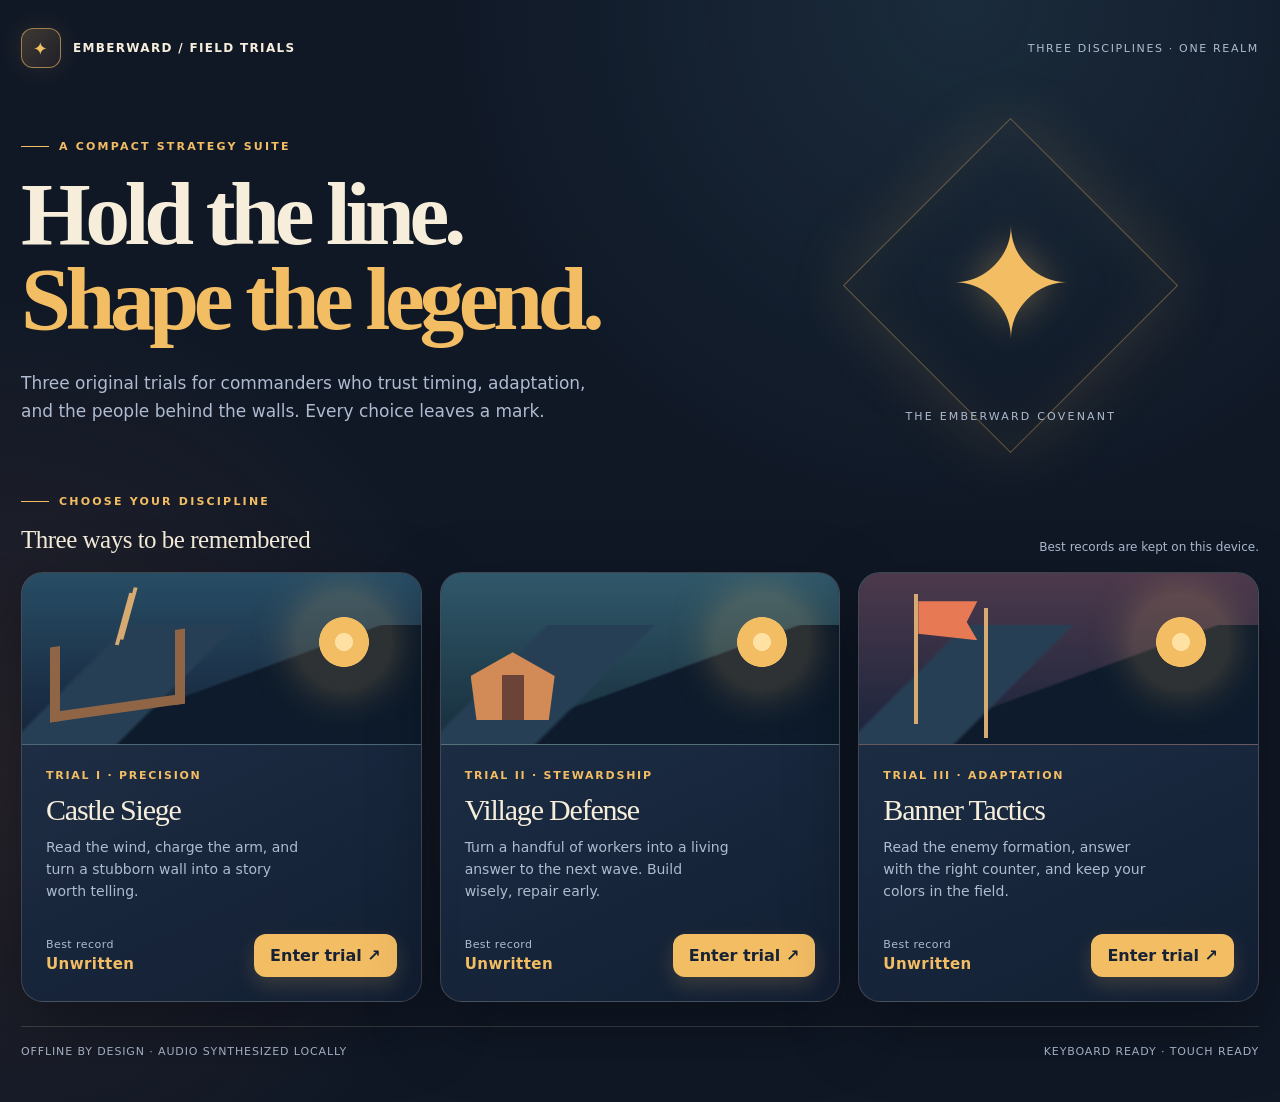
<file: games/medieval-2/index.html>
<!doctype html>
<html lang="en">
<head>
  <meta charset="utf-8">
  <meta name="viewport" content="width=device-width, initial-scale=1, viewport-fit=cover">
  <meta name="theme-color" content="#101826">
  <title>Emberward — three strategy trials</title>
  <link rel="stylesheet" href="styles.css">
</head>
<body>
  <a class="skip-link" href="#main">Skip to content</a>
  <main id="main" class="app-shell">
    <section id="menuView" aria-labelledby="suite-title">
      <header class="site-header">
        <a href="#" class="brand" id="brandLink"><span class="brand-mark" aria-hidden="true">✦</span><span>Emberward / field trials</span></a>
        <div class="header-note">Three disciplines · one realm</div>
      </header>
      <div class="hero">
        <div class="hero-copy">
          <div class="eyebrow">A compact strategy suite</div>
          <h1 id="suite-title">Hold the line.<br><em>Shape the legend.</em></h1>
          <p>Three original trials for commanders who trust timing, adaptation, and the people behind the walls. Every choice leaves a mark.</p>
        </div>
        <div class="hero-sigil" aria-label="A four-pointed ember sigil">
          <div class="sigil-caption">The Emberward covenant</div>
        </div>
      </div>
      <div class="section-head"><div><div class="eyebrow">Choose your discipline</div><h2>Three ways to be remembered</h2></div><p>Best records are kept on this device.</p></div>
      <div class="game-grid">
        <article class="game-card card-siege">
          <div><div class="card-art" aria-hidden="true"><i></i></div><div class="card-kicker">Trial I · Precision</div><h3>Castle Siege</h3><p>Read the wind, charge the arm, and turn a stubborn wall into a story worth telling.</p></div>
          <div class="card-footer"><div class="best-record">Best record<strong id="best-castle">—</strong></div><button class="play-button" data-game="castle" type="button">Enter trial <span aria-hidden="true">↗</span></button></div>
        </article>
        <article class="game-card card-village">
          <div><div class="card-art" aria-hidden="true"><i></i></div><div class="card-kicker">Trial II · Stewardship</div><h3>Village Defense</h3><p>Turn a handful of workers into a living answer to the next wave. Build wisely, repair early.</p></div>
          <div class="card-footer"><div class="best-record">Best record<strong id="best-village">—</strong></div><button class="play-button" data-game="village" type="button">Enter trial <span aria-hidden="true">↗</span></button></div>
        </article>
        <article class="game-card card-banner">
          <div><div class="card-art" aria-hidden="true"><i></i></div><div class="card-kicker">Trial III · Adaptation</div><h3>Banner Tactics</h3><p>Read the enemy formation, answer with the right counter, and keep your colors in the field.</p></div>
          <div class="card-footer"><div class="best-record">Best record<strong id="best-banner">—</strong></div><button class="play-button" data-game="banner" type="button">Enter trial <span aria-hidden="true">↗</span></button></div>
        </article>
      </div>
      <footer class="menu-footer"><span>Offline by design · audio synthesized locally</span><span>Keyboard ready · touch ready</span></footer>
    </section>

    <section id="gameView" aria-live="polite" aria-labelledby="game-title">
      <div class="game-topbar">
        <button id="backButton" class="back-button" type="button">← The trials</button>
        <div class="game-heading"><div class="eyebrow" id="game-kicker">Trial</div><h2 id="game-title">Game</h2></div>
        <div class="game-tag" id="game-tag">Field protocol</div>
      </div>
      <div class="game-layout">
        <div>
          <div class="stage-frame" id="stageFrame">
            <canvas id="gameCanvas" width="1000" height="560" tabindex="0" aria-label="Active game field"></canvas>
            <div id="hud" class="hud"></div>
            <div id="startOverlay" class="overlay"><div class="overlay-card"><div class="eyebrow">Field briefing</div><h3 id="overlayTitle">Ready your hand</h3><p id="overlayText">The trial begins when you are ready.</p><button id="startButton" class="primary-button" type="button">Begin trial</button></div></div>
            <div id="resultOverlay" class="overlay hidden"><div class="overlay-card"><div class="eyebrow" id="resultKicker">Trial complete</div><h3 id="resultTitle">The field remembers</h3><div id="resultScore" class="result-score">0 points</div><div id="resultNote" class="result-note"></div><p id="resultText"></p><button id="restartButton" class="primary-button" type="button">Run it again</button><button id="resultBackButton" class="secondary-button" type="button" style="margin-left:8px">Choose another</button></div></div>
          </div>
          <div id="eventLog" class="event-log"><strong>Field note:</strong> Select a trial to receive your briefing.</div>
        </div>
        <aside class="control-panel" id="controlPanel" aria-label="Game controls"></aside>
      </div>
    </section>
  </main>
  <script src="game.js"></script>
</body>
</html>
</file>
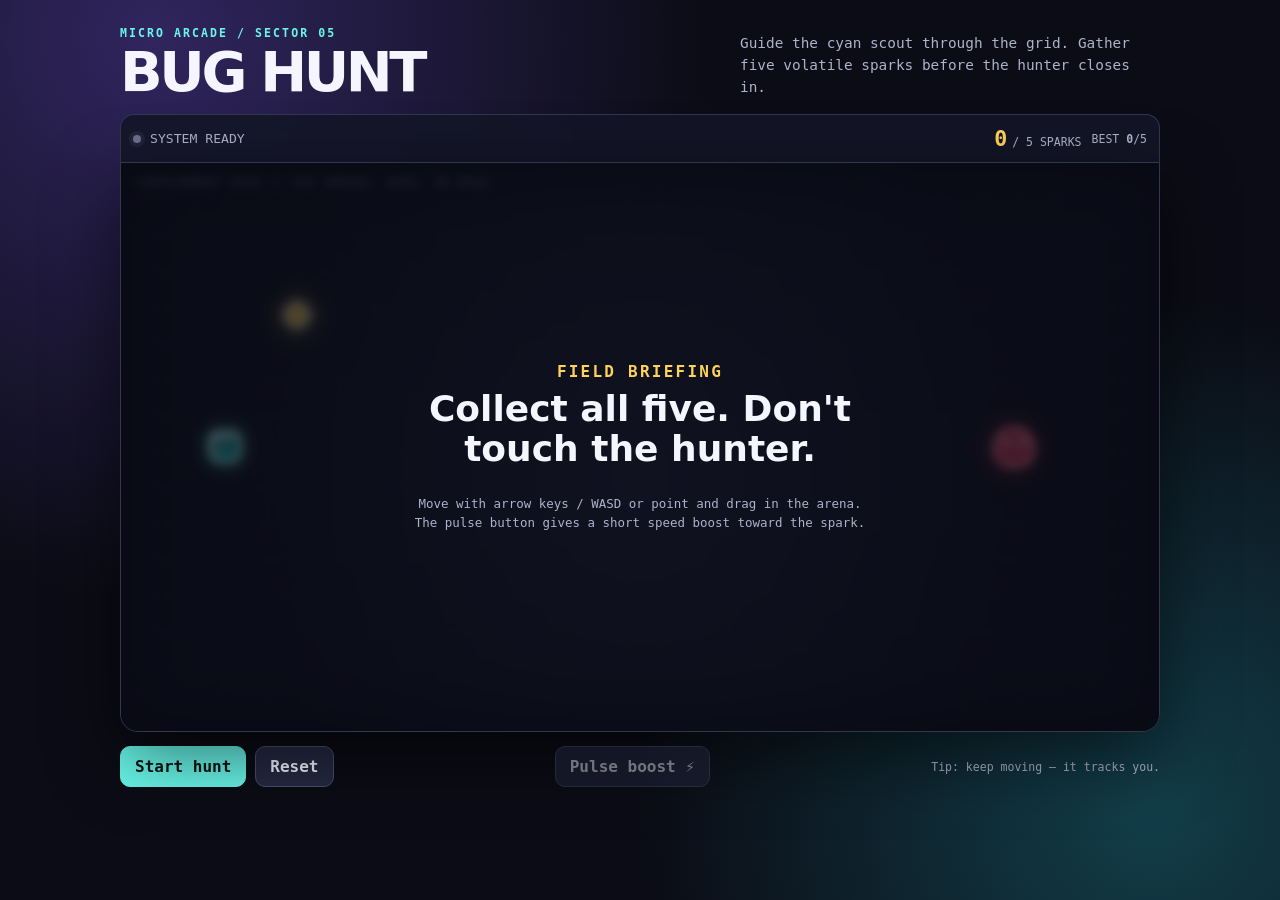
<file: games/bug-hunt/A/index.html>
<!doctype html>
<html lang="en">
<head>
  <meta charset="utf-8">
  <meta name="viewport" content="width=device-width, initial-scale=1, viewport-fit=cover">
  <title>Bug Hunt — Dodge & Collect</title>
  <style>
    :root {
      color-scheme: dark;
      --ink: #f4f5ff;
      --muted: #aeb3ca;
      --panel: #151728;
      --line: #32364e;
      --cyan: #69f6e9;
      --yellow: #ffd35a;
      --red: #ff5878;
      --violet: #8b7dff;
    }
    * { box-sizing: border-box; }
    html, body { min-height: 100%; }
    body {
      margin: 0;
      overflow-x: hidden;
      color: var(--ink);
      background:
        radial-gradient(circle at 12% 4%, #30255e 0, transparent 35rem),
        radial-gradient(circle at 90% 90%, #123e49 0, transparent 32rem),
        #0b0c15;
      font-family: ui-monospace, SFMono-Regular, Menlo, Consolas, monospace;
    }
    button { font: inherit; }
    .app { width: min(100% - 28px, 1040px); margin: 0 auto; padding: 26px 0 34px; }
    header { display: flex; align-items: end; justify-content: space-between; gap: 18px; margin-bottom: 16px; }
    .eyebrow { margin: 0 0 5px; color: var(--cyan); font-size: .72rem; font-weight: 800; letter-spacing: .18em; text-transform: uppercase; }
    h1 { margin: 0; font: 800 clamp(2rem, 5vw, 3.5rem)/.95 system-ui, sans-serif; letter-spacing: -.06em; }
    .intro { max-width: 420px; margin: 0; color: var(--muted); line-height: 1.5; font-size: .9rem; }
    .hud {
      display: grid; grid-template-columns: 1fr auto auto; align-items: center; gap: 10px;
      padding: 11px 12px; border: 1px solid var(--line); border-bottom: 0; border-radius: 14px 14px 0 0;
      background: rgba(21,23,40,.9); backdrop-filter: blur(8px);
    }
    .status { display: flex; align-items: center; min-width: 0; gap: 9px; color: var(--muted); font-size: .82rem; }
    .status-dot { width: 8px; height: 8px; flex: 0 0 auto; border-radius: 50%; background: #69708c; box-shadow: 0 0 0 4px #69708c22; }
    .playing .status-dot { background: var(--cyan); box-shadow: 0 0 12px var(--cyan); }
    .score-card { display: flex; align-items: baseline; gap: 5px; white-space: nowrap; }
    [data-testid="score"] { color: var(--yellow); font-size: 1.35rem; font-weight: 900; }
    .score-card small, .best { color: var(--muted); font-size: .72rem; }
    .stage {
      position: relative; width: 100%; height: clamp(390px, 56vw, 570px); min-height: 390px;
      overflow: hidden; touch-action: none; user-select: none; outline: none;
      border: 1px solid var(--line); border-radius: 0 0 18px 18px;
      background-color: #101321;
      background-image:
        linear-gradient(#34395231 1px, transparent 1px),
        linear-gradient(90deg, #34395231 1px, transparent 1px),
        radial-gradient(circle at 50% 55%, #252943 0, #101321 68%);
      background-size: 36px 36px, 36px 36px, auto;
      box-shadow: 0 24px 70px #0008;
    }
    .stage:focus-visible { outline: 3px solid var(--cyan); outline-offset: 3px; }
    .stage::after { content: ""; position: absolute; inset: 0; pointer-events: none; box-shadow: inset 0 0 70px #05060dbb; }
    .arena-label { position: absolute; z-index: 1; top: 13px; left: 15px; color: #858ca8; font-size: .68rem; letter-spacing: .12em; text-transform: uppercase; }
    .entity { position: absolute; z-index: 3; translate: -50% -50%; will-change: left, top; }
    .player {
      width: 34px; height: 34px; border: 3px solid #d8fffb; border-radius: 10px 10px 13px 13px;
      background: linear-gradient(145deg, #b9fff8, #23cfc5 65%); box-shadow: 0 0 0 6px #69f6e91c, 0 0 24px #69f6e988;
      transition: box-shadow .15s, scale .15s;
    }
    .player::before, .player::after { content: ""; position: absolute; top: 9px; width: 5px; height: 5px; border-radius: 50%; background: #10252b; }
    .player::before { left: 6px; } .player::after { right: 6px; }
    .boosting .player { scale: 1.12; box-shadow: 0 0 0 10px #69f6e92c, 0 0 35px #69f6e9cc; }
    .enemy {
      width: 43px; height: 43px; border-radius: 50% 50% 42% 42%; border: 3px solid #ff9aab;
      background: repeating-linear-gradient(45deg, #ff5878 0 6px, #c83056 6px 12px); box-shadow: 0 0 28px #ff315b99;
    }
    .enemy::before, .enemy::after { content: ""; position: absolute; top: 12px; width: 7px; height: 4px; border-radius: 4px; background: white; }
    .enemy::before { left: 7px; rotate: 18deg; } .enemy::after { right: 7px; rotate: -18deg; }
    .spark {
      width: 22px; height: 22px; rotate: 45deg; border: 2px solid #fff6c5; border-radius: 6px;
      background: var(--yellow); box-shadow: 0 0 8px white, 0 0 25px var(--yellow);
      animation: shimmer .9s ease-in-out infinite alternate;
    }
    @keyframes shimmer { to { scale: 1.22; rotate: 135deg; } }
    .target-ring { position: absolute; z-index: 2; width: 25px; height: 25px; translate: -50% -50%; border: 1px solid #69f6e977; border-radius: 50%; opacity: 0; pointer-events: none; }
    .playing .target-ring.active { opacity: 1; animation: ring .5s ease-out; }
    @keyframes ring { from { scale: 1.8; opacity: .9; } to { scale: .5; opacity: 0; } }
    .overlay {
      position: absolute; z-index: 8; inset: 0; display: grid; place-items: center; padding: 25px;
      background: #090b14b8; backdrop-filter: blur(5px); text-align: center; transition: opacity .2s;
    }
    .playing .overlay { opacity: 0; pointer-events: none; }
    .overlay-card { max-width: 460px; }
    .overlay-kicker { color: var(--yellow); font-weight: 900; letter-spacing: .14em; text-transform: uppercase; }
    [data-testid="result"] { min-height: 2.4em; margin: 8px 0 18px; font: 800 clamp(1.45rem, 4vw, 2.25rem)/1.1 system-ui, sans-serif; }
    .instructions { color: var(--muted); font-size: .78rem; line-height: 1.55; }
    .controls { display: flex; justify-content: space-between; align-items: center; gap: 12px; margin-top: 14px; }
    .button-row { display: flex; gap: 9px; }
    button {
      border: 1px solid #4a506e; border-radius: 10px; padding: 10px 14px; color: var(--ink); background: #252942;
      cursor: pointer; font-weight: 800; transition: translate .15s, background .15s, border-color .15s;
    }
    button:hover { background: #313653; border-color: #6a739b; }
    button:active { translate: 0 2px; }
    button:focus-visible { outline: 3px solid var(--cyan); outline-offset: 2px; }
    .primary { color: #081512; border-color: var(--cyan); background: var(--cyan); }
    .primary:hover { background: #a4fff6; border-color: white; }
    [data-testid="primary-action"] { min-width: 150px; }
    [data-testid="primary-action"]:disabled { opacity: .45; cursor: not-allowed; }
    .hint { color: var(--muted); font-size: .72rem; }
    .toast { position: absolute; z-index: 7; left: 50%; top: 65px; translate: -50% -15px; opacity: 0; color: var(--yellow); font-weight: 900; text-shadow: 0 2px 8px #000; pointer-events: none; }
    .toast.show { animation: toast .7s ease-out; }
    @keyframes toast { 15% { opacity: 1; translate: -50% 0; } 100% { opacity: 0; translate: -50% -28px; } }
    @media (max-width: 650px) {
      .app { width: min(100% - 18px, 1040px); padding-top: 16px; }
      header { display: block; } .intro { margin-top: 10px; font-size: .78rem; }
      .hud { grid-template-columns: 1fr auto; } .best { display: none; }
      .stage { height: min(60vh, 500px); min-height: 400px; }
      .controls { align-items: stretch; flex-direction: column; } .button-row { display: grid; grid-template-columns: 1fr 1fr; }
      [data-testid="primary-action"] { width: 100%; min-width: 0; }
      .hint { text-align: center; }
    }
    @media (prefers-reduced-motion: reduce) { *, *::before, *::after { animation-duration: .01ms !important; animation-iteration-count: 1 !important; } }
  </style>
</head>
<body>
  <main class="app" id="app">
    <header>
      <div><p class="eyebrow">Micro arcade / Sector 05</p><h1>BUG HUNT</h1></div>
      <p class="intro">Guide the cyan scout through the grid. Gather five volatile sparks before the hunter closes in.</p>
    </header>

    <section class="hud" aria-label="Game status">
      <div class="status"><span class="status-dot"></span><span id="statusText">SYSTEM READY</span></div>
      <div class="score-card"><span id="score" data-testid="score" aria-live="polite">0</span><small>/ 5 SPARKS</small></div>
      <div class="best">BEST <strong id="best">0</strong>/5</div>
    </section>

    <div id="stage" class="stage" data-testid="stage" tabindex="0" role="application" aria-label="Bug Hunt game area. Use arrow or W A S D keys to move.">
      <span class="arena-label">Containment grid // use arrows, WASD, or drag</span>
      <div id="targetRing" class="target-ring"></div>
      <div id="spark" class="entity spark" aria-hidden="true"></div>
      <div id="player" class="entity player" aria-label="Your cyan scout"></div>
      <div id="enemy" class="entity enemy" aria-label="Red enemy"></div>
      <div id="toast" class="toast" aria-hidden="true">SPARK SECURED</div>
      <div class="overlay" id="overlay">
        <div class="overlay-card">
          <div class="overlay-kicker" id="overlayKicker">Field briefing</div>
          <p id="result" data-testid="result" aria-live="assertive">Collect all five. Don't touch the hunter.</p>
          <div class="instructions">Move with arrow keys / WASD or point and drag in the arena.<br>The pulse button gives a short speed boost toward the spark.</div>
        </div>
      </div>
    </div>

    <div class="controls">
      <div class="button-row">
        <button id="startButton" class="primary" type="button" data-testid="start">Start hunt</button>
        <button id="resetButton" type="button">Reset</button>
      </div>
      <button id="actionButton" type="button" data-testid="primary-action" disabled>Pulse boost <span aria-hidden="true">⚡</span></button>
      <span class="hint">Tip: keep moving — it tracks you.</span>
    </div>
  </main>

  <script>
    (() => {
      'use strict';

      const WORLD = { width: 1000, height: 560 };
      const SPARKS = [
        { x: 170, y: 150 }, { x: 470, y: 95 }, { x: 760, y: 190 },
        { x: 700, y: 445 }, { x: 300, y: 420 }
      ];
      const BEST_KEY = 'bench.bug-hunt.best-score';
      const els = {
        app: document.getElementById('app'), stage: document.getElementById('stage'),
        player: document.getElementById('player'), enemy: document.getElementById('enemy'), spark: document.getElementById('spark'),
        score: document.getElementById('score'), best: document.getElementById('best'), result: document.getElementById('result'),
        status: document.getElementById('statusText'), start: document.getElementById('startButton'), reset: document.getElementById('resetButton'),
        action: document.getElementById('actionButton'), overlayKicker: document.getElementById('overlayKicker'),
        toast: document.getElementById('toast'), ring: document.getElementById('targetRing')
      };

      const initialState = () => ({
        phase: 'ready', score: 0, progress: 0, player: { x: 100, y: 280 }, enemy: { x: 860, y: 280 },
        target: null, keys: new Set(), pointerDown: false, boostUntil: 0, actionCount: 0,
        frameId: null, lastTime: 0, runId: 0
      });
      let state = initialState();
      let bestScore = readBest();

      function readBest() {
        try { return Math.max(0, Math.min(5, Number(localStorage.getItem(BEST_KEY)) || 0)); }
        catch (_) { return 0; }
      }
      function saveBest() {
        if (state.score <= bestScore) return;
        bestScore = state.score;
        try { localStorage.setItem(BEST_KEY, String(bestScore)); } catch (_) { /* Storage can be unavailable in private contexts. */ }
      }
      function clamp(value, min, max) { return Math.max(min, Math.min(max, value)); }
      function distance(a, b) { return Math.hypot(a.x - b.x, a.y - b.y); }
      function place(element, point) {
        element.style.left = `${point.x / WORLD.width * 100}%`;
        element.style.top = `${point.y / WORLD.height * 100}%`;
      }
      function currentSpark() { return SPARKS[Math.min(state.score, SPARKS.length - 1)]; }

      function render() {
        place(els.player, state.player);
        place(els.enemy, state.enemy);
        if (state.score < 5) place(els.spark, currentSpark());
        els.spark.hidden = state.phase === 'won' || state.score >= 5;
        els.score.textContent = String(state.score);
        els.best.textContent = String(bestScore);
        els.app.classList.toggle('playing', state.phase === 'playing');
        els.app.classList.toggle('boosting', performance.now() < state.boostUntil && state.phase === 'playing');
        els.action.disabled = state.phase !== 'playing';
        els.start.textContent = state.phase === 'playing' ? 'Restart hunt' : state.phase === 'ready' ? 'Start hunt' : 'Play again';
      }

      function cancelLoop() {
        if (state.frameId !== null) cancelAnimationFrame(state.frameId);
        state.frameId = null;
        state.runId += 1;
      }

      function startGame() {
        cancelLoop();
        const nextRun = state.runId;
        state = initialState();
        state.runId = nextRun;
        state.phase = 'playing';
        state.lastTime = performance.now();
        els.status.textContent = 'HUNT IN PROGRESS';
        els.overlayKicker.textContent = 'Field briefing';
        els.result.textContent = 'Collect all five. Don\'t touch the hunter.';
        render();
        els.stage.focus({ preventScroll: true });
        const run = state.runId;
        state.frameId = requestAnimationFrame(time => gameLoop(time, run));
      }

      function resetGame() {
        cancelLoop();
        const nextRun = state.runId;
        state = initialState();
        state.runId = nextRun;
        els.status.textContent = 'SYSTEM READY';
        els.overlayKicker.textContent = 'Field briefing';
        els.result.textContent = 'Collect all five. Don\'t touch the hunter.';
        els.toast.classList.remove('show');
        render();
      }

      function finish(phase) {
        if (state.phase !== 'playing') return;
        state.phase = phase;
        state.keys.clear();
        state.pointerDown = false;
        state.target = null;
        cancelLoop();
        saveBest();
        if (phase === 'won') {
          els.status.textContent = 'SECTOR CLEARED';
          els.overlayKicker.textContent = 'Perfect sweep';
          els.result.textContent = 'All five sparks secured!';
        } else {
          els.status.textContent = 'SCOUT DISABLED';
          els.overlayKicker.textContent = 'Collision detected';
          els.result.textContent = `Hunter caught you — ${state.score}/5 secured.`;
        }
        render();
      }

      function collectCollision() {
        if (state.phase !== 'playing' || state.score >= 5) return false;
        if (distance(state.player, currentSpark()) > 38) return false;
        state.score += 1;
        state.progress = state.score / SPARKS.length;
        saveBest();
        els.toast.classList.remove('show');
        void els.toast.offsetWidth;
        els.toast.classList.add('show');
        if (state.score === SPARKS.length) finish('won');
        render();
        return true;
      }

      function gameLoop(time, run) {
        if (state.phase !== 'playing' || run !== state.runId) return;
        const dt = Math.min((time - state.lastTime) / 1000, 0.035);
        state.lastTime = time;
        updatePlayer(dt, time);
        updateEnemy(dt);
        collectCollision();
        if (state.phase === 'playing' && distance(state.player, state.enemy) < 39) finish('lost');
        render();
        if (state.phase === 'playing' && run === state.runId) state.frameId = requestAnimationFrame(next => gameLoop(next, run));
      }

      function updatePlayer(dt, time) {
        let dx = 0, dy = 0;
        if (state.keys.has('arrowleft') || state.keys.has('a')) dx -= 1;
        if (state.keys.has('arrowright') || state.keys.has('d')) dx += 1;
        if (state.keys.has('arrowup') || state.keys.has('w')) dy -= 1;
        if (state.keys.has('arrowdown') || state.keys.has('s')) dy += 1;
        const keyboardActive = dx !== 0 || dy !== 0;
        if (!keyboardActive && state.target) {
          const tx = state.target.x - state.player.x, ty = state.target.y - state.player.y;
          const len = Math.hypot(tx, ty);
          if (len > 5) { dx = tx / len; dy = ty / len; } else if (!state.pointerDown) state.target = null;
        }
        const len = Math.hypot(dx, dy) || 1;
        const speed = time < state.boostUntil ? 430 : 275;
        state.player.x = clamp(state.player.x + dx / len * speed * dt, 24, WORLD.width - 24);
        state.player.y = clamp(state.player.y + dy / len * speed * dt, 28, WORLD.height - 28);
      }

      function updateEnemy(dt) {
        const dx = state.player.x - state.enemy.x, dy = state.player.y - state.enemy.y;
        const len = Math.hypot(dx, dy) || 1;
        const speed = 72 + state.score * 5;
        state.enemy.x = clamp(state.enemy.x + dx / len * speed * dt, 26, WORLD.width - 26);
        state.enemy.y = clamp(state.enemy.y + dy / len * speed * dt, 30, WORLD.height - 30);
      }

      function pulseBoost() {
        if (state.phase !== 'playing') return false;
        const spark = currentSpark();
        const dx = spark.x - state.player.x, dy = spark.y - state.player.y;
        const len = Math.hypot(dx, dy) || 1;
        state.player.x = clamp(state.player.x + dx / len * 32, 24, WORLD.width - 24);
        state.player.y = clamp(state.player.y + dy / len * 32, 28, WORLD.height - 28);
        state.target = { ...spark };
        state.boostUntil = performance.now() + 750;
        state.actionCount += 1;
        collectCollision();
        render();
        return true;
      }

      function eventPoint(event) {
        const rect = els.stage.getBoundingClientRect();
        return {
          x: clamp((event.clientX - rect.left) / rect.width * WORLD.width, 24, WORLD.width - 24),
          y: clamp((event.clientY - rect.top) / rect.height * WORLD.height, 28, WORLD.height - 28)
        };
      }
      function setPointerTarget(event) {
        if (state.phase !== 'playing') return;
        state.target = eventPoint(event);
        place(els.ring, state.target);
        els.ring.classList.remove('active');
        void els.ring.offsetWidth;
        els.ring.classList.add('active');
      }

      els.start.addEventListener('click', startGame);
      els.reset.addEventListener('click', resetGame);
      els.action.addEventListener('click', pulseBoost);
      els.stage.addEventListener('pointerdown', event => {
        if (state.phase !== 'playing') return;
        state.pointerDown = true;
        setPointerTarget(event);
        els.stage.setPointerCapture(event.pointerId);
      });
      els.stage.addEventListener('pointermove', event => { if (state.pointerDown) setPointerTarget(event); });
      els.stage.addEventListener('pointerup', event => {
        state.pointerDown = false;
        if (els.stage.hasPointerCapture(event.pointerId)) els.stage.releasePointerCapture(event.pointerId);
      });
      els.stage.addEventListener('pointercancel', () => { state.pointerDown = false; });
      window.addEventListener('keydown', event => {
        const key = event.key.toLowerCase();
        if (['arrowleft','arrowright','arrowup','arrowdown','w','a','s','d'].includes(key)) {
          if (state.phase === 'playing') { event.preventDefault(); state.keys.add(key); state.target = null; }
        }
        if ((key === ' ' || key === 'enter') && event.target === els.stage && state.phase === 'playing') {
          event.preventDefault(); pulseBoost();
        }
      });
      window.addEventListener('keyup', event => state.keys.delete(event.key.toLowerCase()));
      window.addEventListener('blur', () => { state.keys.clear(); state.pointerDown = false; });

      function adapterComplete() {
        if (state.phase !== 'playing') startGame();
        while (state.phase === 'playing' && state.score < SPARKS.length) {
          state.enemy = { x: 980, y: 540 };
          state.player = { ...currentSpark() };
          collectCollision();
        }
        return publicState();
      }
      function publicState() {
        return {
          phase: state.phase,
          score: state.score,
          progress: state.progress,
          player: { ...state.player },
          enemy: { ...state.enemy },
          actionCount: state.actionCount,
          bestScore
        };
      }
      window.__benchmark = {
        start: () => { startGame(); return publicState(); },
        act: () => { pulseBoost(); return publicState(); },
        complete: adapterComplete,
        reset: () => { resetGame(); return publicState(); },
        getState: publicState
      };

      render();
    })();
  </script>
</body>
</html>
</file>
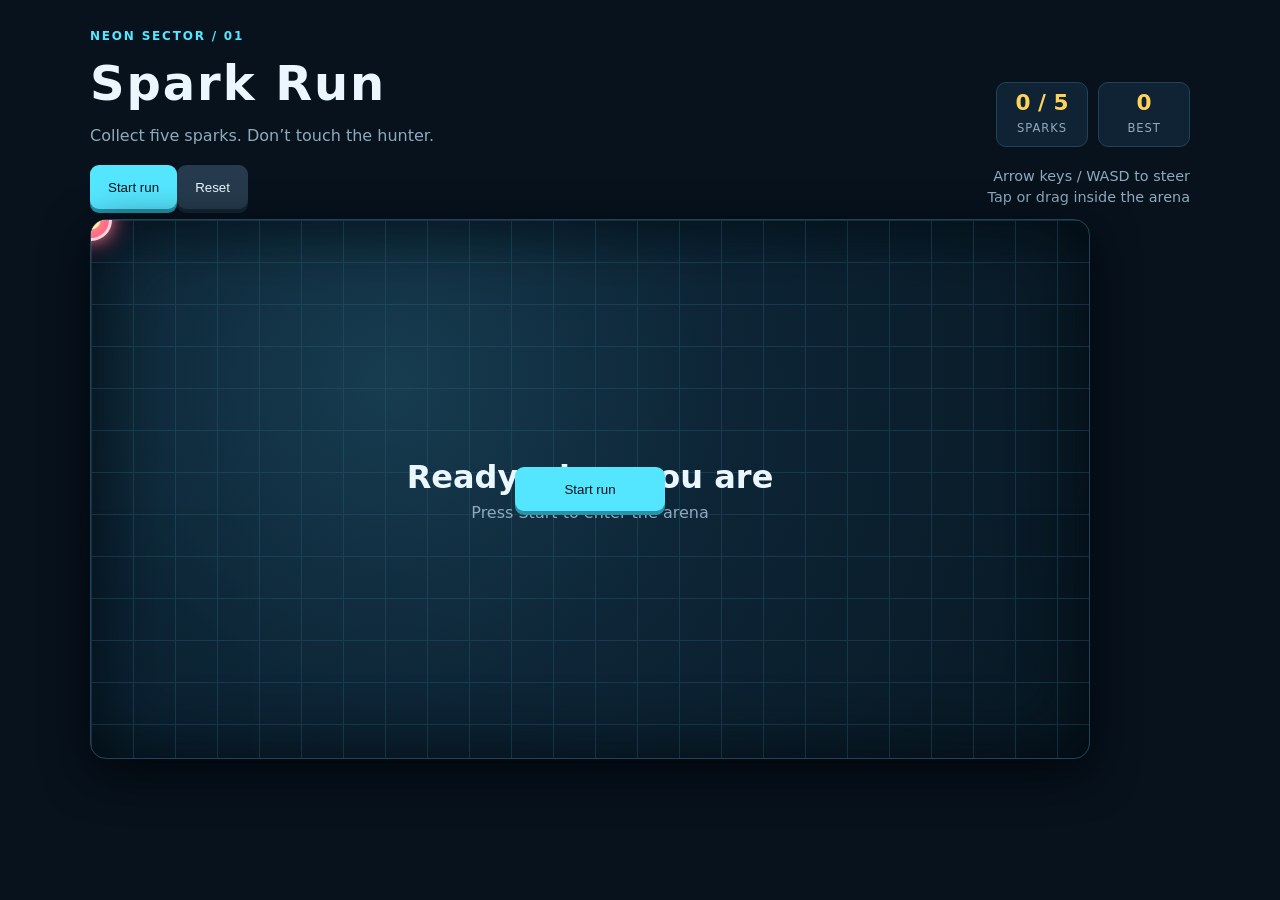
<file: games/bug-hunt/B/index.html>
<!doctype html>
<html lang="en">
<head>
  <meta charset="utf-8">
  <meta name="viewport" content="width=device-width, initial-scale=1">
  <title>Spark Run — Bug Hunt</title>
  <style>
    :root { color-scheme: dark; --ink:#eaf7ff; --muted:#8faabd; --panel:#102334; --cyan:#55e6ff; --pink:#ff5e91; --gold:#ffd35a; }
    * { box-sizing:border-box; }
    body { margin:0; min-height:100vh; overflow-x:hidden; background:#07121d; color:var(--ink); font:16px/1.45 system-ui, sans-serif; }
    .wrap { width:min(1100px, calc(100% - 32px)); margin:0 auto; padding:28px 0 36px; }
    header { display:flex; align-items:flex-end; justify-content:space-between; gap:20px; margin-bottom:18px; }
    h1 { margin:0; font-size:clamp(1.8rem,4vw,3rem); letter-spacing:.04em; } 
    .eyebrow { margin:0 0 4px; color:var(--cyan); text-transform:uppercase; letter-spacing:.15em; font-size:.75rem; font-weight:800; }
    .subtitle { color:var(--muted); margin:5px 0 0; }
    .hud { display:flex; gap:10px; flex-wrap:wrap; justify-content:flex-end; }
    .chip { min-width:92px; padding:8px 12px; background:var(--panel); border:1px solid #214258; border-radius:10px; text-align:center; }
    .chip b { display:block; color:var(--gold); font-size:1.35rem; line-height:1.1; }
    .chip span { color:var(--muted); font-size:.72rem; text-transform:uppercase; letter-spacing:.08em; }
    .toolbar { display:flex; align-items:center; justify-content:space-between; gap:12px; margin-bottom:10px; }
    button { min-height:44px; border:0; border-radius:9px; padding:11px 18px; color:#06131b; background:var(--cyan); font:700 1rem inherit; cursor:pointer; box-shadow:0 4px 0 #2695aa; transition:transform .12s, filter .12s; }
    button:hover { filter:brightness(1.1); } button:active { transform:translateY(3px); box-shadow:0 1px 0 #2695aa; }
    button:focus-visible { outline:3px solid white; outline-offset:3px; }
    #reset { background:#253b4d; color:var(--ink); box-shadow:0 4px 0 #142532; }
    #action { position:absolute; z-index:4; left:50%; top:50%; min-width:150px; transform:translate(-50%,-50%); }
    #action:active { transform:translate(-50%,-50%) translateY(3px); }
    .instructions { color:var(--muted); font-size:.9rem; text-align:right; }
    .stage { position:relative; width:100%; max-width:1000px; height:min(62vw,540px); min-height:340px; overflow:hidden; border:1px solid #214258; border-radius:16px; background:radial-gradient(circle at 30% 30%,#173c50 0,#0d2536 42%,#081722 100%); box-shadow:inset 0 0 70px #030b11, 0 14px 45px #02070c; touch-action:none; }
    .stage::before { content:""; position:absolute; inset:0; opacity:.35; background-image:linear-gradient(#2b647a 1px,transparent 1px),linear-gradient(90deg,#2b647a 1px,transparent 1px); background-size:42px 42px; pointer-events:none; }
    .stage.playing { border-color:#3e9ab0; }
    .entity { position:absolute; z-index:2; transform:translate(-50%,-50%); pointer-events:none; }
    .player { width:28px; height:28px; border-radius:50%; background:var(--cyan); border:3px solid #d6fbff; box-shadow:0 0 18px var(--cyan); }
    .player::after { content:""; position:absolute; inset:7px; border-radius:50%; background:#0b5268; }
    .enemy { width:42px; height:42px; border-radius:50%; background:var(--pink); border:3px solid #ffd2df; box-shadow:0 0 25px #ff477b; }
    .enemy::after { content:""; position:absolute; inset:10px; border-radius:50%; background:#6b1640; }
    .spark { width:19px; height:19px; border-radius:50%; background:var(--gold); border:3px solid #fff2af; box-shadow:0 0 18px var(--gold); animation:pulse 1s ease-in-out infinite; }
    @keyframes pulse { 50% { transform:translate(-50%,-50%) scale(1.25); } }
    .stage-message { position:absolute; inset:0; display:grid; place-items:center; z-index:3; pointer-events:none; text-align:center; padding:20px; }
    .stage-message strong { display:block; font-size:clamp(1.2rem,3vw,2rem); } .stage-message span { color:var(--muted); }
    .hidden { display:none !important; }
    .result { min-height:28px; margin:12px 2px 0; font-weight:700; color:var(--gold); }
    .result.loss { color:#ff87ad; }
    .result.win { color:#7effcf; }
    @media (max-width:650px) { .wrap { width:calc(100% - 20px); padding-top:18px; } header { display:block; } .hud { justify-content:flex-start; margin-top:15px; } .toolbar { align-items:flex-start; } .instructions { font-size:.78rem; max-width:180px; } .stage { min-height:320px; height:calc(100vw - 20px); } }
  </style>
</head>
<body>
  <main class="wrap">
    <header><div><p class="eyebrow">Neon sector / 01</p><h1>Spark Run</h1><p class="subtitle">Collect five sparks. Don’t touch the hunter.</p></div><div class="hud" aria-label="Game statistics"><div class="chip"><b id="score" data-testid="score">0 / 5</b><span>Sparks</span></div><div class="chip"><b id="best">0</b><span>Best</span></div></div></header>
    <div class="toolbar"><div><button id="start" data-testid="start" type="button">Start run</button><button id="reset" type="button">Reset</button></div><div class="instructions">Arrow keys / WASD to steer<br>Tap or drag inside the arena</div></div>
    <section id="stage" class="stage" data-testid="stage" aria-label="Spark Run game arena" tabindex="0">
      <div id="player" class="entity player" aria-hidden="true"></div><div id="enemy" class="entity enemy" aria-hidden="true"></div><div id="spark" class="entity spark" aria-hidden="true"></div>
      <button id="action" data-testid="primary-action" type="button">Start run</button>
      <div id="stageMessage" class="stage-message"><div><strong>Ready when you are</strong><span>Press Start to enter the arena</span></div></div>
    </section>
    <p id="result" data-testid="result" class="result" role="status" aria-live="polite"></p>
  </main>
<script>
(() => {
  'use strict';
  const stage = document.querySelector('[data-testid="stage"]'), playerEl = document.getElementById('player'), enemyEl = document.getElementById('enemy'), sparkEl = document.getElementById('spark');
  const startEl = document.querySelector('[data-testid="start"]'), actionEl = document.querySelector('[data-testid="primary-action"]'), scoreEl = document.querySelector('[data-testid="score"]'), resultEl = document.querySelector('[data-testid="result"]'), messageEl = document.getElementById('stageMessage'), bestEl = document.getElementById('best');
  const maxSparks = 5, key = 'bench.spark-run.best-score';
  let state = { phase:'ready', score:0, progress:0, player:{x:0,y:0}, enemy:{x:0,y:0}, spark:{x:0,y:0} }, raf = 0, last = 0, pointerActive = false;
  let best = Number(localStorage.getItem(key) || 0); bestEl.textContent = best;
  const clamp = (n, min, max) => Math.max(min, Math.min(max, n));
  function bounds() { return { w:stage.clientWidth, h:stage.clientHeight }; }
  function place(el, p) { el.style.left = p.x + 'px'; el.style.top = p.y + 'px'; }
  function randomSpark() { const b=bounds(); state.spark={x:clamp(55+Math.random()*(b.w-110),55,b.w-55),y:clamp(55+Math.random()*(b.h-110),55,b.h-55)}; place(sparkEl,state.spark); }
  function render() { place(playerEl,state.player); place(enemyEl,state.enemy); scoreEl.textContent=state.score+' / '+maxSparks; }
  function distance(a,b) { return Math.hypot(a.x-b.x,a.y-b.y); }
  function finish(won) { state.phase=won?'won':'lost'; cancelAnimationFrame(raf); raf=0; stage.classList.remove('playing'); actionEl.classList.remove('hidden'); actionEl.textContent='Run again'; messageEl.classList.remove('hidden'); messageEl.innerHTML=won?'<div><strong>Sector cleared!</strong><span>All five sparks recovered</span></div>':'<div><strong>Hunter contact</strong><span>Reset and try another route</span></div>'; resultEl.textContent=won?'Run complete — nice flying.':'Run over — the hunter caught you.'; resultEl.className='result '+(won?'win':'loss'); startEl.textContent='Run again'; }
  function collect() { if(state.phase!=='playing') return; if(distance(state.player,state.spark)<42) { state.score++; state.progress=state.score; if(state.score>best){best=state.score;localStorage.setItem(key,String(best));bestEl.textContent=best;} if(state.score>=maxSparks){finish(true);return;} randomSpark(); actionEl.textContent='Dash to next spark'; render(); } }
  function moveTo(x,y) { if(state.phase!=='playing') return; const b=bounds(); state.player.x=clamp(x,18,b.w-18); state.player.y=clamp(y,18,b.h-18); render(); collect(); }
  function tick(now) { if(state.phase!=='playing') return; const dt=Math.min(32,now-last||16); last=now; const dx=state.player.x-state.enemy.x,dy=state.player.y-state.enemy.y,d=Math.hypot(dx,dy)||1; const speed=38+state.score*3; state.enemy.x+=dx/d*speed*dt/1000;state.enemy.y+=dy/d*speed*dt/1000; render(); if(distance(state.player,state.enemy)<34){finish(false);return;} raf=requestAnimationFrame(tick); }
  function start() { cancelAnimationFrame(raf); const b=bounds(); state.phase='playing';state.score=0;state.progress=0;state.player={x:Math.max(32,b.w*.12),y:b.h*.5};state.enemy={x:b.w*.82,y:b.h*.2}; resultEl.textContent='';resultEl.className='result'; stage.classList.add('playing');messageEl.classList.add('hidden');actionEl.classList.remove('hidden');startEl.textContent='Restart run';randomSpark();render();last=performance.now();raf=requestAnimationFrame(tick);stage.focus(); }
  function reset() { cancelAnimationFrame(raf);raf=0;state={phase:'ready',score:0,progress:0,player:{x:0,y:0},enemy:{x:0,y:0},spark:{x:0,y:0}};stage.classList.remove('playing');actionEl.classList.remove('hidden');actionEl.textContent='Start run';messageEl.classList.remove('hidden');messageEl.innerHTML='<div><strong>Ready when you are</strong><span>Press Start to enter the arena</span></div>';resultEl.textContent='';resultEl.className='result';startEl.textContent='Start run';render(); }
  function act() { if(state.phase==='ready'||state.phase==='won'||state.phase==='lost'){start();return;} moveTo(state.spark.x,state.spark.y); }
  startEl.addEventListener('click',start); document.getElementById('reset').addEventListener('click',reset); actionEl.addEventListener('click',act);
  window.addEventListener('keydown', e => { if(state.phase!=='playing') return; const k=e.key.toLowerCase(), step=24; if(['arrowup','arrowdown','arrowleft','arrowright','w','a','s','d'].includes(k)){e.preventDefault();moveTo(state.player.x+(k==='arrowright'||k==='d'?step:k==='arrowleft'||k==='a'?-step:0),state.player.y+(k==='arrowdown'||k==='s'?step:k==='arrowup'||k==='w'?-step:0));} });
  stage.addEventListener('pointerdown',e=>{pointerActive=true;stage.setPointerCapture(e.pointerId);const r=stage.getBoundingClientRect();moveTo(e.clientX-r.left,e.clientY-r.top);}); stage.addEventListener('pointermove',e=>{if(pointerActive){const r=stage.getBoundingClientRect();moveTo(e.clientX-r.left,e.clientY-r.top);}}); stage.addEventListener('pointerup',()=>{pointerActive=false;}); stage.addEventListener('pointercancel',()=>{pointerActive=false;});
  window.__benchmark={start,act,complete:()=>{if(state.phase!=='playing')start(); while(state.phase==='playing'&&state.score<maxSparks) moveTo(state.spark.x,state.spark.y);},reset,getState:()=>({phase:state.phase,score:state.score,progress:state.progress})};
  reset();
})();
</script>
</body>
</html>
</file>
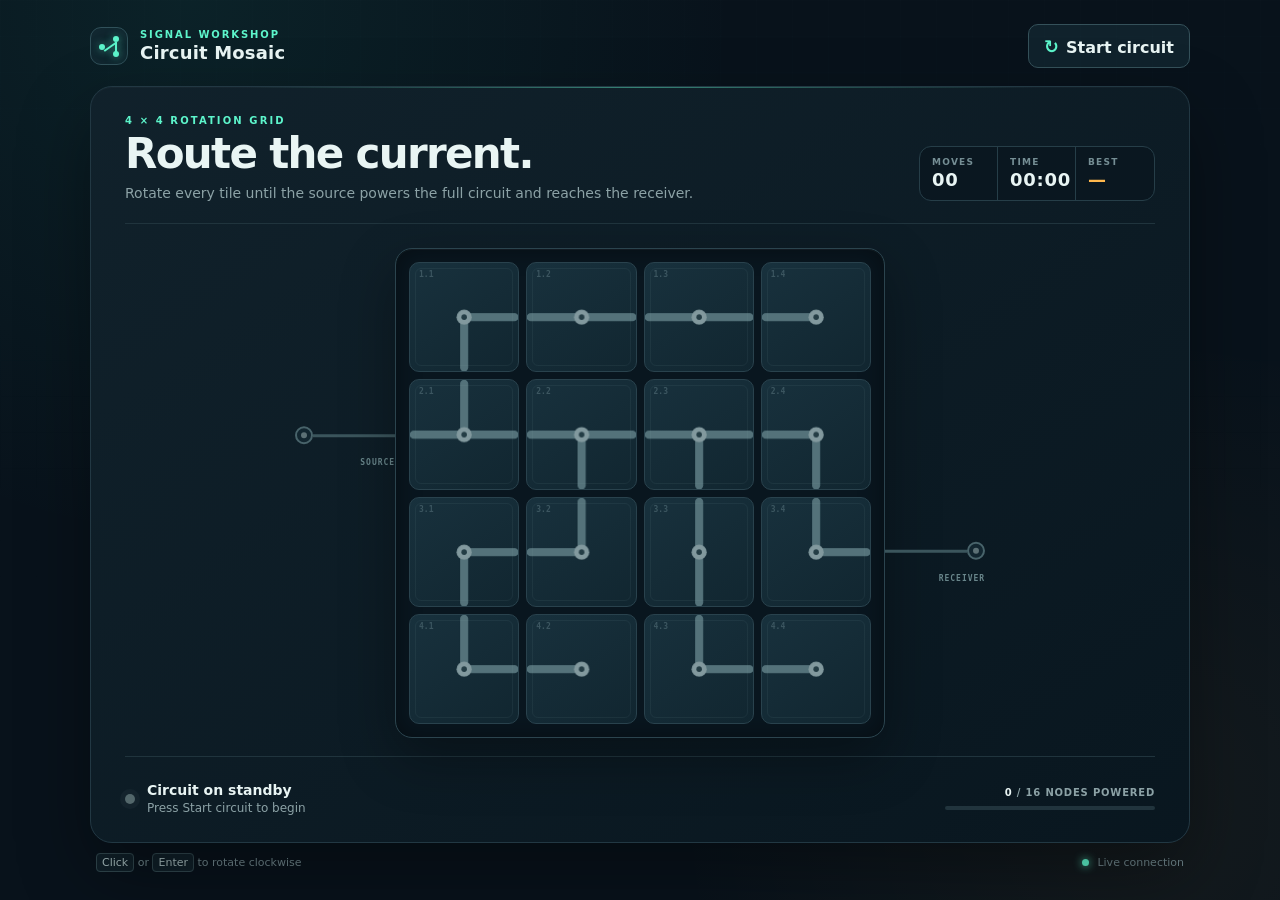
<file: games/circuit/A/index.html>
<!doctype html>
<html lang="en">
<head>
  <meta charset="utf-8">
  <meta name="viewport" content="width=device-width, initial-scale=1">
  <meta name="theme-color" content="#09131d">
  <title>Circuit Mosaic</title>
  <link rel="stylesheet" href="styles.css">
</head>
<body>
  <main class="shell">
    <header class="topbar">
      <div class="brand" aria-label="Circuit Mosaic">
        <span class="brand-mark" aria-hidden="true"><i></i><i></i><i></i></span>
        <span><small>Signal workshop</small><strong>Circuit Mosaic</strong></span>
      </div>
      <button class="restart" type="button" data-testid="start" id="startButton">
        <span class="restart-icon" aria-hidden="true">↻</span><span id="startLabel">Start circuit</span>
      </button>
    </header>

    <section class="game-card" aria-labelledby="gameTitle">
      <div class="intro">
        <div>
          <p class="eyebrow">4 × 4 ROTATION GRID</p>
          <h1 id="gameTitle">Route the current.</h1>
          <p class="instructions">Rotate every tile until the source powers the full circuit and reaches the receiver.</p>
        </div>
        <div class="readouts" aria-label="Game statistics">
          <div class="readout">
            <span>Moves</span>
            <strong data-testid="score" id="moveCount">00</strong>
          </div>
          <div class="readout">
            <span>Time</span>
            <strong id="timer">00:00</strong>
          </div>
          <div class="readout best">
            <span>Best</span>
            <strong id="bestScore">—</strong>
          </div>
        </div>
      </div>

      <div class="play-zone" data-testid="stage" id="stage">
        <div class="terminal source-terminal" aria-hidden="true">
          <span>SOURCE</span><b></b><i></i>
        </div>
        <div class="board-wrap">
          <div class="board-shade" aria-hidden="true"></div>
          <div class="board" data-testid="primary-action" id="board" role="group" aria-label="Circuit tile grid"></div>
        </div>
        <div class="terminal destination-terminal" aria-hidden="true">
          <i></i><b></b><span>RECEIVER</span>
        </div>
      </div>

      <div class="status-row">
        <div class="status-copy" aria-live="polite">
          <span class="status-light" id="statusLight" aria-hidden="true"></span>
          <div>
            <strong data-testid="result" id="result">Circuit on standby</strong>
            <span id="subResult">Press Start circuit to begin</span>
          </div>
        </div>
        <div class="progress-block">
          <span><b id="poweredCount">0</b> / 16 nodes powered</span>
          <div class="progress-track" aria-hidden="true"><i id="progressBar"></i></div>
        </div>
      </div>
    </section>

    <footer>
      <span><kbd>Click</kbd> or <kbd>Enter</kbd> to rotate clockwise</span>
      <span class="legend"><i></i> Live connection</span>
    </footer>
  </main>

  <div class="success-overlay" id="successOverlay" aria-hidden="true">
    <div class="success-ring"><span>✓</span></div>
  </div>
  <script src="app.js"></script>
</body>
</html>
</file>
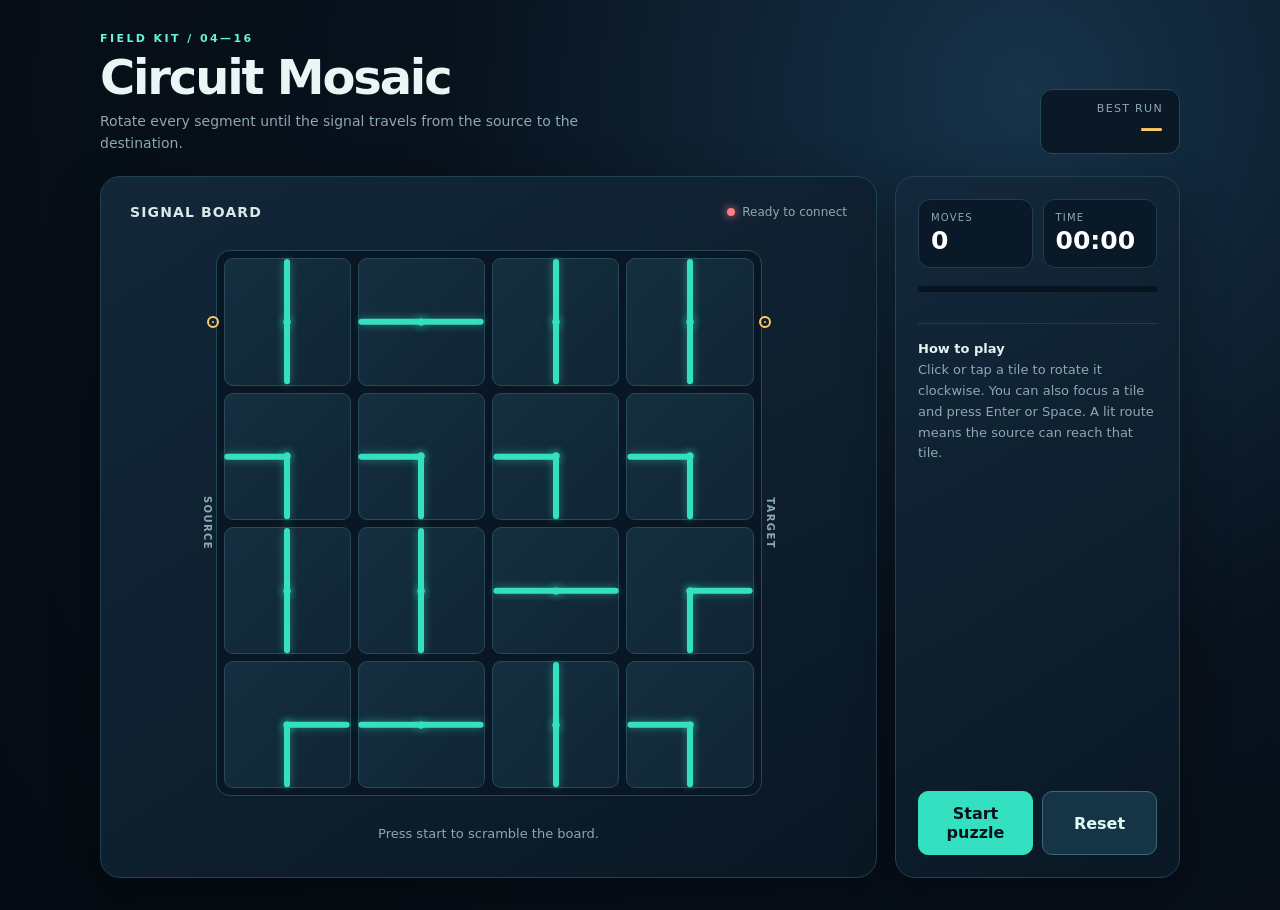
<file: games/circuit/B/index.html>
<!doctype html>
<html lang="en">
<head>
<meta charset="utf-8">
<meta name="viewport" content="width=device-width, initial-scale=1">
<title>Circuit Mosaic</title>
<style>
:root{--bg:#08111c;--panel:#0e1d2b;--panel2:#13283a;--line:#35e0c0;--line2:#66f2dc;--text:#e9f6f5;--muted:#8ca8b3;--accent:#ffca63;--danger:#ff7d84}
*{box-sizing:border-box}html,body{margin:0;min-height:100%;background:radial-gradient(circle at 80% 10%,#16334a 0,#08111c 45%,#050b12 100%);color:var(--text);font-family:Inter,ui-sans-serif,system-ui,-apple-system,Segoe UI,sans-serif}body{min-height:100vh;display:flex;justify-content:center;padding:32px 18px}.shell{width:min(1080px,100%)}header{display:flex;justify-content:space-between;align-items:flex-end;gap:20px;margin-bottom:22px}.eyebrow{font-size:11px;letter-spacing:.22em;color:var(--line2);font-weight:800;text-transform:uppercase;margin:0 0 8px}.title{font-size:clamp(28px,5vw,48px);line-height:1;margin:0;letter-spacing:-.045em}.intro{color:var(--muted);margin:10px 0 0;max-width:560px;font-size:14px;line-height:1.55}.best{border:1px solid #26485a;background:#0b1927;border-radius:12px;padding:12px 16px;min-width:140px;text-align:right}.best small{color:var(--muted);display:block;font-size:11px;text-transform:uppercase;letter-spacing:.12em}.best strong{font-size:23px;color:var(--accent)}.layout{display:grid;grid-template-columns:minmax(0,1fr) 285px;gap:18px}.card{background:linear-gradient(145deg,rgba(19,40,58,.96),rgba(10,24,37,.96));border:1px solid #214256;border-radius:20px;box-shadow:0 18px 50px #0005}.board-card{padding:clamp(14px,3vw,27px)}.board-top{display:flex;justify-content:space-between;align-items:center;margin:0 2px 18px}.board-top h2{font-size:14px;letter-spacing:.08em;text-transform:uppercase;margin:0;color:#d7e9e8}.signal{font-size:12px;color:var(--muted);display:flex;align-items:center;gap:7px}.dot{width:8px;height:8px;border-radius:50%;background:var(--danger);box-shadow:0 0 10px var(--danger)}.dot.live{background:var(--line);box-shadow:0 0 10px var(--line)}.board-wrap{position:relative;max-width:570px;margin:auto;padding:12px}.edge-label{position:absolute;font-size:10px;letter-spacing:.14em;color:var(--muted);font-weight:800;top:50%;transform:translateY(-50%);writing-mode:vertical-rl}.edge-label.source{left:-2px}.edge-label.destination{right:-2px}.grid{display:grid;grid-template-columns:repeat(4,1fr);gap:7px;aspect-ratio:1;border:1px solid #24495b;padding:7px;border-radius:14px;background:#081723}.tile{position:relative;border:1px solid #28495a;background:linear-gradient(135deg,#152f40,#102535);border-radius:9px;padding:0;cursor:pointer;min-width:0;aspect-ratio:1;transition:transform .18s,background .18s,border-color .18s}.tile:hover{background:#1a3a4b;border-color:#4b8390}.tile:focus-visible{outline:3px solid var(--accent);outline-offset:3px;z-index:2}.tile.connected{border-color:#338c83;background:linear-gradient(135deg,#164348,#112d3c)}.tile::before,.tile::after{content:"";position:absolute;left:50%;top:50%;width:7px;height:7px;background:var(--line);border-radius:50%;transform:translate(-50%,-50%);box-shadow:0 0 10px #35e0c088}.tile .trace{position:absolute;background:var(--line);left:calc(50% - 3px);top:0;width:6px;height:50%;transform-origin:50% 100%;border-radius:5px}.tile .trace:nth-child(2){transform:rotate(90deg)}.tile .trace:nth-child(3){transform:rotate(180deg)}.tile .trace:nth-child(4){transform:rotate(270deg)}.tile .trace.off{display:none}.tile .trace.active{box-shadow:0 0 8px #35e0c077}.source-mark,.dest-mark{position:absolute;top:50%;width:12px;height:12px;border:2px solid var(--accent);border-radius:50%;transform:translateY(-50%);z-index:3}.source-mark{left:-18px}.dest-mark{right:-18px}.source-mark:after,.dest-mark:after{content:"";position:absolute;inset:3px;border-radius:50%;background:var(--accent)}.status{margin:18px 2px 0;min-height:24px;text-align:center;color:var(--muted);font-size:13px}.status.won{color:var(--line2);font-weight:800}.side{padding:22px;display:flex;flex-direction:column;gap:18px}.stats{display:grid;grid-template-columns:1fr 1fr;gap:10px}.stat{background:#0a1927;border:1px solid #203e50;border-radius:12px;padding:12px}.stat span{display:block;color:var(--muted);font-size:10px;text-transform:uppercase;letter-spacing:.12em}.stat b{display:block;font-size:25px;margin-top:3px;color:#fff}.meter{height:6px;background:#07131e;border-radius:9px;overflow:hidden}.meter i{display:block;height:100%;width:0;background:linear-gradient(90deg,var(--line),var(--accent));transition:width .3s}.help{font-size:13px;color:var(--muted);line-height:1.6;border-top:1px solid #203e50;padding-top:15px}.help b{color:#e4f3f2}.actions{display:flex;gap:9px;margin-top:auto}.button{font:inherit;font-weight:800;border-radius:10px;padding:12px 14px;cursor:pointer;border:1px solid #3a6873;color:#dffbf6;background:#153547;flex:1}.button.primary{color:#06131d;background:var(--line);border-color:var(--line)}.button:hover{filter:brightness(1.12)}.button:focus-visible{outline:3px solid var(--accent);outline-offset:2px}.hidden{display:none!important}@media(max-width:760px){body{padding:18px 11px}.layout{grid-template-columns:1fr}.side{padding:17px;gap:13px}.intro{font-size:13px}header{align-items:flex-start}.best{padding:9px 11px;min-width:110px}.best strong{font-size:19px}.board-card{padding:13px 8px}.board-wrap{padding:13px 17px}.grid{gap:5px;padding:5px}.side .actions{margin-top:0}.help{padding-top:11px}}
</style>
</head>
<body>
<main class="shell">
<header><div><p class="eyebrow">Field kit / 04—16</p><h1 class="title">Circuit Mosaic</h1><p class="intro">Rotate every segment until the signal travels from the source to the destination.</p></div><div class="best"><small>Best run</small><strong id="best">—</strong></div></header>
<div class="layout"><section class="card board-card" data-testid="stage"><div class="board-top"><h2>Signal board</h2><div class="signal"><i class="dot" id="dot"></i><span id="phase-label">Ready to connect</span></div></div><div class="board-wrap"><span class="edge-label source">SOURCE</span><div class="grid" id="grid" data-testid="primary-action" aria-label="4 by 4 circuit tile board"></div><span class="edge-label destination">TARGET</span></div><div class="status" data-testid="result" id="result" aria-live="polite">Press start to scramble the board.</div></section>
<aside class="card side"><div class="stats"><div class="stat"><span>Moves</span><b data-testid="score" id="score">0</b></div><div class="stat"><span>Time</span><b id="time">00:00</b></div></div><div class="meter" aria-label="board progress"><i id="meter"></i></div><p class="help"><b>How to play</b><br>Click or tap a tile to rotate it clockwise. You can also focus a tile and press Enter or Space. A lit route means the source can reach that tile.</p><div class="actions"><button class="button primary" data-testid="start" id="start">Start puzzle</button><button class="button" id="reset">Reset</button></div></aside></div>
</main>
<script>
(() => {
  const solution = [10,10,10,10, 3,6,12,9, 10,5,5,6, 9,5,5,6];
  const scramble = [1,0,3,1, 2,1,0,3, 1,2,3,0, 2,1,0,1];
  const names = ['up + right','right + down','down + left','left + up','horizontal','vertical','three-way','cross'];
  const storeKey = 'bench.circuit-mosaic.bestMoves';
  const grid = document.getElementById('grid'), scoreEl = document.getElementById('score'), timeEl = document.getElementById('time'), result = document.getElementById('result'), meter = document.getElementById('meter'), bestEl = document.getElementById('best'), dot = document.getElementById('dot'), phaseLabel = document.getElementById('phase-label');
  let rotations = [...scramble], phase = 'ready', moves = 0, startedAt = 0, timer = null, connected = [];
  const bit = [1,2,4,8];
  function rotateMask(mask, turns) { for(let i=0;i<turns;i++) mask = ((mask << 1) & 15) | ((mask >> 3) & 1); return mask; }
  function currentMask(i) { return rotateMask(solution[i], rotations[i]); }
  function render() {
    grid.innerHTML = '';
    rotations.forEach((_,i) => {
      const b = document.createElement('button'); b.className = 'tile' + (connected[i] ? ' connected' : ''); b.type='button'; b.dataset.index=i; b.setAttribute('aria-label', `Tile ${i+1}, ${names[i%names.length]}. Rotate clockwise`); b.addEventListener('click', () => actTile(i));
      const mask=currentMask(i); for(let d=0;d<4;d++){const t=document.createElement('span');t.className='trace '+((mask&bit[d])?'active':'off');b.appendChild(t)}
      if(i===0){const s=document.createElement('span');s.className='source-mark';s.title='Source';b.appendChild(s)} if(i===3){const d=document.createElement('span');d.className='dest-mark';d.title='Destination';b.appendChild(d)} grid.appendChild(b);
    });
    scoreEl.textContent=moves; meter.style.width=Math.round((connected.length/16)*100)+'%';
    bestEl.textContent = localStorage.getItem(storeKey) ? localStorage.getItem(storeKey)+' moves' : '—';
  }
  function connectivity() {
    const seen=new Set(), queue=[]; if(!(currentMask(0)&8)) return seen; seen.add(0); queue.push(0);
    while(queue.length){const i=queue.shift(), row=Math.floor(i/4), col=i%4, mask=currentMask(i), neighbors=[[i-4,1,4],[i+1,2,8],[i+4,4,1],[i-1,8,2]]; for(const [n,outward,inward] of neighbors){if(n<0||n>=16||(outward===2&&col===3)||(outward===8&&col===0))continue;if((mask&outward)&&(currentMask(n)&inward)&&!seen.has(n)){seen.add(n);queue.push(n)}}} return seen;
  }
  function evaluate() {
    connected=[...connectivity()]; render();
    const won=connected.includes(3) && (currentMask(3)&2);
    if(won){phase='won';clearInterval(timer);result.textContent=`Circuit connected in ${moves} moves. Signal locked.`;result.className='status won';phaseLabel.textContent='Connection complete';dot.classList.add('live');const old=Number(localStorage.getItem(storeKey)||Infinity);if(moves<old)localStorage.setItem(storeKey,String(moves));render();}
    else if(phase==='playing'){result.textContent=`${connected.length} of 16 nodes receiving signal.`;result.className='status';}
  }
  function start() {clearInterval(timer);rotations=[...scramble];moves=0;phase='playing';startedAt=Date.now();dot.classList.remove('live');phaseLabel.textContent='Awaiting connection';result.textContent='Rotate tiles to route the signal.';result.className='status';timer=setInterval(()=>{if(phase==='playing'){const s=Math.floor((Date.now()-startedAt)/1000);timeEl.textContent=String(Math.floor(s/60)).padStart(2,'0')+':'+String(s%60).padStart(2,'0')}},250);evaluate();}
  function actTile(i=5) {if(phase!=='playing') return;rotations[i]=(rotations[i]+1)%4;moves++;evaluate();}
  function reset() {clearInterval(timer);phase='ready';moves=0;rotations=[...scramble];connected=[];timeEl.textContent='00:00';dot.classList.remove('live');phaseLabel.textContent='Ready to connect';result.textContent='Press start to scramble the board.';result.className='status';render();}
  function complete() {if(phase!=='playing') start(); rotations=solution.map(()=>0);moves++;evaluate();}
  document.getElementById('start').addEventListener('click',start); document.getElementById('reset').addEventListener('click',reset);
  grid.addEventListener('click', event => { if (!event.target.closest('.tile')) actTile(5); });
  grid.addEventListener('keydown', event => { if ((event.key === 'Enter' || event.key === ' ') && event.target === grid) { event.preventDefault(); actTile(5); } });
  window.__benchmark={start,act:()=>actTile(5),complete,reset,getState:()=>({phase,score:moves,progress:connected.length/16})}; reset();
})();
</script>
</body>
</html>
</file>
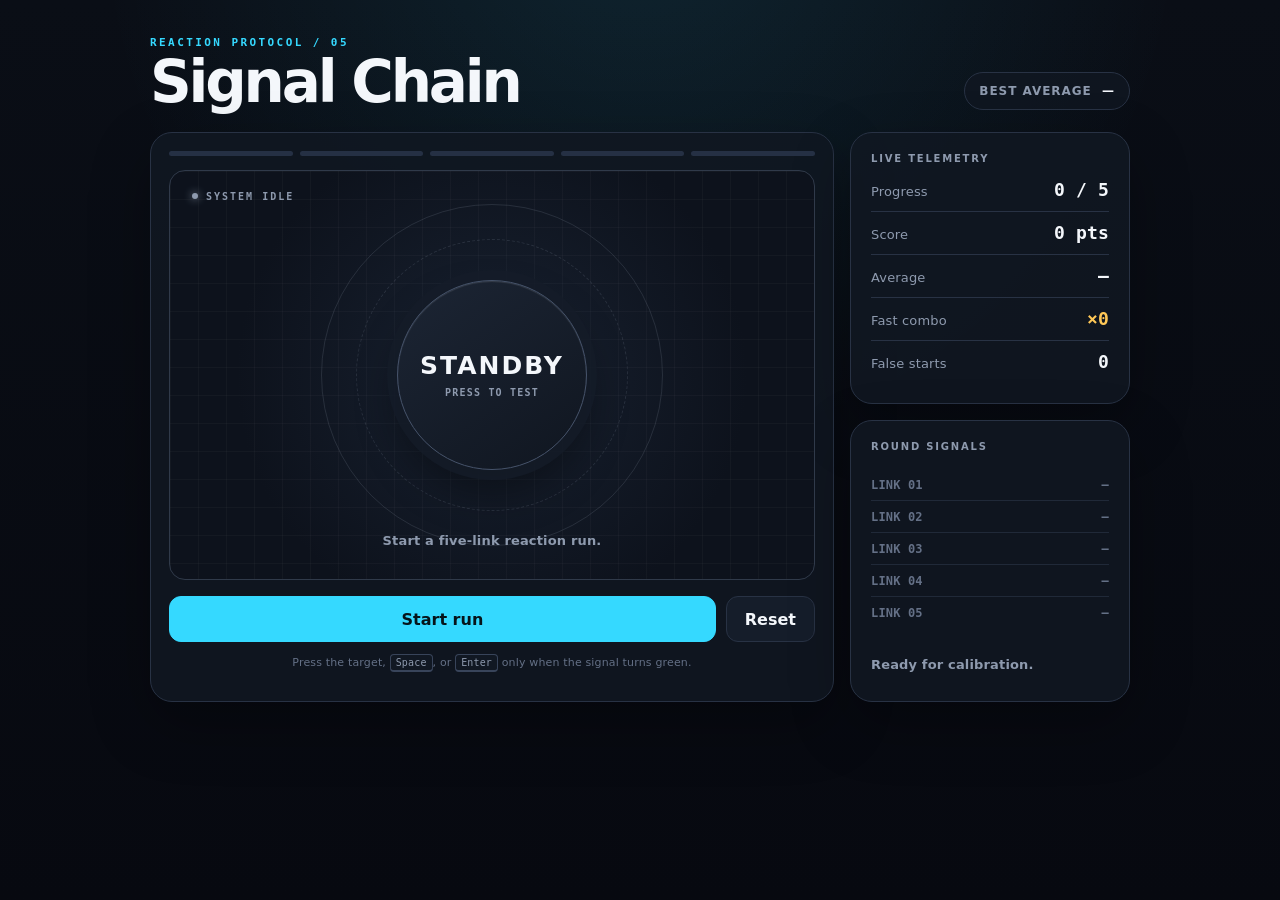
<file: games/feature-upgrade/A/index.html>
<!doctype html>
<html lang="en">
<head>
  <meta charset="utf-8">
  <meta name="viewport" content="width=device-width, initial-scale=1">
  <meta name="theme-color" content="#080b12">
  <title>Signal Chain — Reaction Run</title>
  <style>
    :root {
      --ink: #f4f7fb;
      --muted: #8e9aae;
      --panel: #111722;
      --line: #283244;
      --cyan: #35d9ff;
      --green: #60f49c;
      --red: #ff5470;
      --amber: #ffc857;
      --radius: 22px;
    }

    * { box-sizing: border-box; }

    html, body { min-height: 100%; }

    body {
      margin: 0;
      overflow-x: hidden;
      color: var(--ink);
      background:
        radial-gradient(circle at 50% -10%, rgba(53, 217, 255, .11), transparent 34rem),
        linear-gradient(180deg, #0a0e16 0%, #070910 100%);
      font-family: Inter, ui-sans-serif, system-ui, -apple-system, BlinkMacSystemFont, "Segoe UI", sans-serif;
      letter-spacing: .01em;
    }

    button { font: inherit; }

    .shell {
      width: min(100% - 32px, 980px);
      margin: 0 auto;
      padding: 36px 0 40px;
    }

    header {
      display: flex;
      align-items: flex-end;
      justify-content: space-between;
      gap: 24px;
      margin-bottom: 22px;
    }

    .eyebrow {
      margin: 0 0 6px;
      color: var(--cyan);
      font: 700 11px/1.2 ui-monospace, SFMono-Regular, Consolas, monospace;
      letter-spacing: .22em;
      text-transform: uppercase;
    }

    h1 {
      margin: 0;
      font-size: clamp(34px, 5vw, 58px);
      line-height: .95;
      letter-spacing: -.055em;
    }

    .best-chip {
      flex: 0 0 auto;
      padding: 11px 14px;
      border: 1px solid var(--line);
      border-radius: 999px;
      color: var(--muted);
      background: rgba(17, 23, 34, .74);
      font-size: 12px;
      font-weight: 700;
      text-transform: uppercase;
      letter-spacing: .08em;
    }

    .best-chip strong { color: var(--ink); }

    .board {
      display: grid;
      grid-template-columns: 1fr 280px;
      gap: 16px;
    }

    .game-card,
    .side-card {
      border: 1px solid var(--line);
      border-radius: var(--radius);
      background: rgba(17, 23, 34, .88);
      box-shadow: 0 22px 60px rgba(0, 0, 0, .28);
    }

    .game-card { padding: 18px; }

    .chain {
      display: grid;
      grid-template-columns: repeat(5, 1fr);
      gap: 7px;
      margin-bottom: 14px;
    }

    .node {
      position: relative;
      height: 5px;
      overflow: hidden;
      border-radius: 999px;
      background: #253044;
    }

    .node::after {
      content: "";
      position: absolute;
      inset: 0;
      background: var(--cyan);
      transform: scaleX(0);
      transform-origin: left;
      transition: transform .28s ease;
    }

    .node.done::after { transform: scaleX(1); }
    .node.current { box-shadow: 0 0 0 1px var(--cyan), 0 0 14px rgba(53, 217, 255, .5); }

    .stage {
      position: relative;
      min-height: 410px;
      display: grid;
      place-items: center;
      overflow: hidden;
      isolation: isolate;
      border: 1px solid #303a4a;
      border-radius: 16px;
      background:
        linear-gradient(rgba(255,255,255,.028) 1px, transparent 1px),
        linear-gradient(90deg, rgba(255,255,255,.028) 1px, transparent 1px),
        radial-gradient(circle, #182130 0%, #0d121c 67%);
      background-size: 28px 28px, 28px 28px, auto;
      transition: border-color .18s, background-color .18s;
      touch-action: manipulation;
    }

    .stage::before,
    .stage::after {
      content: "";
      position: absolute;
      z-index: -1;
      width: 340px;
      height: 340px;
      border: 1px solid rgba(142, 154, 174, .18);
      border-radius: 50%;
      transition: all .25s ease;
    }

    .stage::after { width: 270px; height: 270px; border-style: dashed; }

    .stage.signal {
      border-color: var(--green);
      background-color: rgba(96, 244, 156, .09);
      box-shadow: inset 0 0 75px rgba(96, 244, 156, .1);
    }

    .stage.signal::before { border-color: rgba(96, 244, 156, .55); transform: scale(1.06); }
    .stage.signal::after { border-color: var(--green); transform: rotate(14deg); }

    .stage.false-start {
      border-color: var(--red);
      animation: shake .25s linear 2;
    }

    .status-label {
      position: absolute;
      top: 20px;
      left: 22px;
      color: var(--muted);
      font: 700 10px/1.2 ui-monospace, SFMono-Regular, Consolas, monospace;
      letter-spacing: .2em;
      text-transform: uppercase;
    }

    .status-label::before {
      content: "";
      display: inline-block;
      width: 6px;
      height: 6px;
      margin-right: 8px;
      border-radius: 50%;
      background: currentColor;
      box-shadow: 0 0 9px currentColor;
      vertical-align: 1px;
    }

    .stage.signal .status-label { color: var(--green); }
    .stage.false-start .status-label { color: var(--red); }

    .target {
      width: 190px;
      aspect-ratio: 1;
      display: grid;
      place-content: center;
      gap: 7px;
      padding: 0;
      color: var(--ink);
      border: 1px solid #46536a;
      border-radius: 50%;
      background: linear-gradient(145deg, #1c2534, #101620);
      box-shadow: 0 0 0 10px rgba(20, 28, 40, .8), 0 22px 40px rgba(0,0,0,.4), inset 0 1px 1px rgba(255,255,255,.12);
      cursor: pointer;
      user-select: none;
      -webkit-tap-highlight-color: transparent;
      transition: transform .12s, border-color .18s, background .18s, box-shadow .18s;
    }

    .target:hover { transform: scale(1.02); border-color: #64738d; }
    .target:active { transform: scale(.97); }
    .target:focus-visible,
    .control:focus-visible {
      outline: 3px solid var(--cyan);
      outline-offset: 4px;
    }

    .target-main {
      font-size: 25px;
      font-weight: 850;
      letter-spacing: .08em;
    }

    .target-sub {
      color: var(--muted);
      font: 700 10px/1.2 ui-monospace, SFMono-Regular, Consolas, monospace;
      letter-spacing: .12em;
    }

    .stage.signal .target {
      color: #07140c;
      border-color: #bcffd2;
      background: var(--green);
      box-shadow: 0 0 0 10px rgba(96,244,156,.12), 0 0 55px rgba(96,244,156,.5), inset 0 1px 1px rgba(255,255,255,.75);
      animation: pulse .75s ease-in-out infinite alternate;
    }

    .stage.signal .target-sub { color: #17492a; }

    .feedback {
      position: absolute;
      bottom: 22px;
      left: 16px;
      right: 16px;
      min-height: 24px;
      margin: 0;
      color: var(--muted);
      text-align: center;
      font-size: 13px;
      font-weight: 650;
    }

    .feedback.good { color: var(--green); }
    .feedback.bad { color: var(--red); }

    .side { display: grid; grid-template-rows: auto 1fr; gap: 16px; }
    .side-card { padding: 20px; }

    .side-title {
      margin: 0 0 17px;
      color: var(--muted);
      font-size: 10px;
      font-weight: 800;
      letter-spacing: .18em;
      text-transform: uppercase;
    }

    .metric {
      display: flex;
      align-items: baseline;
      justify-content: space-between;
      gap: 12px;
      padding: 12px 0;
      border-top: 1px solid var(--line);
    }

    .metric:first-of-type { border-top: 0; padding-top: 0; }
    .metric span { color: var(--muted); font-size: 13px; }
    .metric strong { font: 800 18px/1 ui-monospace, SFMono-Regular, Consolas, monospace; }
    .metric .accent { color: var(--amber); }

    .round-list { min-height: 176px; }

    .round-row {
      display: flex;
      align-items: center;
      justify-content: space-between;
      height: 32px;
      color: #647086;
      border-bottom: 1px solid rgba(40, 50, 68, .7);
      font: 700 12px/1 ui-monospace, SFMono-Regular, Consolas, monospace;
    }

    .round-row:last-child { border-bottom: 0; }
    .round-row.recorded { color: var(--ink); }
    .round-row.recorded span:last-child { color: var(--green); }

    .controls {
      display: flex;
      gap: 10px;
      margin-top: 16px;
    }

    .control {
      min-height: 46px;
      padding: 0 18px;
      border: 1px solid var(--line);
      border-radius: 12px;
      color: var(--ink);
      background: #151d2a;
      cursor: pointer;
      font-weight: 800;
      transition: border-color .15s, transform .12s, background .15s;
    }

    .control:hover { border-color: #52617a; background: #1a2433; }
    .control:active { transform: translateY(1px); }
    .control.primary { flex: 1; color: #06141a; border-color: var(--cyan); background: var(--cyan); }
    .control.primary:hover { background: #7de8ff; }

    .hint {
      margin: 14px 2px 0;
      color: #647086;
      font-size: 11px;
      text-align: center;
    }

    kbd {
      padding: 2px 5px;
      border: 1px solid #38445a;
      border-bottom-width: 2px;
      border-radius: 4px;
      color: var(--muted);
      background: #111823;
      font: 10px ui-monospace, SFMono-Regular, Consolas, monospace;
    }

    @keyframes pulse { to { transform: scale(1.035); } }
    @keyframes shake { 25% { transform: translateX(-5px); } 75% { transform: translateX(5px); } }

    @media (max-width: 720px) {
      .shell { width: min(100% - 20px, 520px); padding: 22px 0 28px; }
      header { align-items: center; margin-bottom: 16px; }
      .best-chip { padding: 9px 10px; font-size: 10px; }
      .board { grid-template-columns: 1fr; }
      .game-card { padding: 12px; }
      .stage { min-height: 380px; }
      .side { grid-template-columns: 1fr 1fr; grid-template-rows: auto; gap: 10px; }
      .side-card { padding: 15px; }
      .round-list { min-height: 160px; }
      .hint { display: none; }
    }

    @media (max-width: 430px) {
      h1 { font-size: 38px; }
      .eyebrow { font-size: 9px; }
      .best-chip span { display: none; }
      .stage { min-height: 345px; }
      .target { width: 162px; }
      .target-main { font-size: 21px; }
      .side-card { padding: 14px 12px; }
      .metric { padding: 10px 0; }
      .metric span { font-size: 11px; }
      .metric strong { font-size: 15px; }
      .controls { margin-top: 10px; }
    }

    @media (prefers-reduced-motion: reduce) {
      *, *::before, *::after { animation-duration: .01ms !important; animation-iteration-count: 1 !important; transition-duration: .01ms !important; }
    }
  </style>
</head>
<body>
  <main class="shell">
    <header>
      <div>
        <p class="eyebrow">Reaction protocol / 05</p>
        <h1>Signal Chain</h1>
      </div>
      <div class="best-chip"><span>Best average&nbsp; </span><strong id="best-top">—</strong></div>
    </header>

    <div class="board">
      <section class="game-card" aria-label="Signal Chain game">
        <div class="chain" id="chain" aria-label="Round progress"></div>
        <div class="stage" id="stage" data-testid="stage">
          <div class="status-label" id="status-label">System idle</div>
          <button class="target" id="action" data-testid="primary-action" type="button" aria-describedby="feedback">
            <span class="target-main" id="target-main">STANDBY</span>
            <span class="target-sub" id="target-sub">PRESS TO TEST</span>
          </button>
          <p class="feedback" id="feedback" aria-live="polite">Start a five-link reaction run.</p>
        </div>
        <div class="controls">
          <button class="control primary" id="start" data-testid="start" type="button">Start run</button>
          <button class="control" id="reset" type="button">Reset</button>
        </div>
        <p class="hint">Press the target, <kbd>Space</kbd>, or <kbd>Enter</kbd> only when the signal turns green.</p>
      </section>

      <aside class="side" aria-label="Run telemetry">
        <section class="side-card">
          <h2 class="side-title">Live telemetry</h2>
          <div class="metric"><span>Progress</span><strong id="progress">0 / 5</strong></div>
          <div class="metric"><span>Score</span><strong data-testid="score" id="score">0 pts</strong></div>
          <div class="metric"><span>Average</span><strong id="average">—</strong></div>
          <div class="metric"><span>Fast combo</span><strong class="accent" id="combo">×0</strong></div>
          <div class="metric"><span>False starts</span><strong id="false-starts">0</strong></div>
        </section>

        <section class="side-card">
          <h2 class="side-title">Round signals</h2>
          <div class="round-list" id="round-list"></div>
          <p id="result" data-testid="result" class="feedback" style="position:static; text-align:left; margin-top:12px">Ready for calibration.</p>
        </section>
      </aside>
    </div>
  </main>

  <script>
    (() => {
      'use strict';

      const TOTAL_ROUNDS = 5;
      const FAST_LIMIT = 300;
      const STORAGE_KEY = 'bench.signalChain.bestAverage';
      const WAIT_WINDOWS = [[900, 1500], [1200, 2100], [750, 2350], [1050, 2800], [650, 3000]];

      const el = {
        stage: document.getElementById('stage'),
        action: document.getElementById('action'),
        start: document.getElementById('start'),
        reset: document.getElementById('reset'),
        status: document.getElementById('status-label'),
        targetMain: document.getElementById('target-main'),
        targetSub: document.getElementById('target-sub'),
        feedback: document.getElementById('feedback'),
        result: document.getElementById('result'),
        progress: document.getElementById('progress'),
        score: document.getElementById('score'),
        average: document.getElementById('average'),
        combo: document.getElementById('combo'),
        falseStarts: document.getElementById('false-starts'),
        roundList: document.getElementById('round-list'),
        chain: document.getElementById('chain'),
        bestTop: document.getElementById('best-top')
      };

      let state;
      let timer = 0;
      let signalStartedAt = 0;
      let runToken = 0;

      function loadBest() {
        try {
          const value = Number(localStorage.getItem(STORAGE_KEY));
          return Number.isFinite(value) && value > 0 ? value : null;
        } catch (_) {
          return null;
        }
      }

      function initialState() {
        return {
          phase: 'ready',
          score: 0,
          progress: 0,
          round: 0,
          times: [],
          combo: 0,
          falseStarts: 0,
          bestAverage: loadBest()
        };
      }

      function saveBest(value) {
        try { localStorage.setItem(STORAGE_KEY, String(value)); } catch (_) { /* storage may be unavailable */ }
      }

      function average() {
        if (!state.times.length) return null;
        return Math.round(state.times.reduce((sum, time) => sum + time, 0) / state.times.length);
      }

      function setFeedback(message, tone = '') {
        el.feedback.textContent = message;
        el.feedback.className = `feedback ${tone}`.trim();
      }

      function render() {
        el.stage.classList.toggle('signal', state.phase === 'signal');
        el.stage.classList.toggle('false-start', state.phase === 'recovery');
        el.progress.textContent = `${state.progress} / ${TOTAL_ROUNDS}`;
        el.score.textContent = `${state.score.toLocaleString()} pts`;
        el.average.textContent = average() === null ? '—' : `${average()} ms`;
        el.combo.textContent = `×${state.combo}`;
        el.falseStarts.textContent = String(state.falseStarts);
        el.bestTop.textContent = state.bestAverage === null ? '—' : `${state.bestAverage} ms`;
        el.start.textContent = state.phase === 'ready' ? 'Start run' : 'Restart run';

        const labels = {
          ready: ['System idle', 'STANDBY', 'PRESS TO TEST'],
          waiting: [`Link ${state.round + 1} charging`, 'HOLD', 'WAIT FOR GREEN'],
          signal: [`Link ${state.round + 1} live`, 'CONNECT', 'NOW'],
          recovery: ['Signal rejected', 'TOO SOON', 'RECOVERING'],
          'round-result': ['Link secured', `${state.times.at(-1)} MS`, 'VALID SIGNAL'],
          won: ['Chain complete', 'COMPLETE', `${average()} MS AVG`]
        };
        const current = labels[state.phase] || labels.ready;
        el.status.textContent = current[0];
        el.targetMain.textContent = current[1];
        el.targetSub.textContent = current[2];
        el.action.setAttribute('aria-label', state.phase === 'signal' ? 'Connect signal now' : 'Reaction target: wait for green');

        el.chain.innerHTML = Array.from({ length: TOTAL_ROUNDS }, (_, index) => {
          const className = index < state.progress ? 'node done' : index === state.round && !['ready', 'won'].includes(state.phase) ? 'node current' : 'node';
          return `<span class="${className}" aria-hidden="true"></span>`;
        }).join('');

        el.roundList.innerHTML = Array.from({ length: TOTAL_ROUNDS }, (_, index) => {
          const time = state.times[index];
          return `<div class="round-row${time !== undefined ? ' recorded' : ''}"><span>LINK 0${index + 1}</span><span>${time === undefined ? '—' : `${time} ms`}</span></div>`;
        }).join('');
      }

      function clearTimer() {
        window.clearTimeout(timer);
        timer = 0;
      }

      function enterSignal() {
        if (state.phase !== 'waiting') return;
        state.phase = 'signal';
        signalStartedAt = performance.now();
        setFeedback('Signal live — connect now!', 'good');
        render();
      }

      function beginRound(immediate = false) {
        clearTimer();
        state.phase = 'waiting';
        const token = runToken;
        const [minimum, maximum] = WAIT_WINDOWS[state.round];
        const wait = immediate ? 0 : Math.round(minimum + Math.random() * (maximum - minimum));
        setFeedback(`Link ${state.round + 1} is charging. Stay ready.`);
        el.result.textContent = 'Wait for a valid green signal.';
        render();
        if (immediate) enterSignal();
        else timer = window.setTimeout(() => {
          if (token === runToken && state.phase === 'waiting') enterSignal();
        }, wait);
      }

      function startRun() {
        clearTimer();
        runToken += 1;
        const best = loadBest();
        state = initialState();
        state.bestAverage = best;
        el.result.textContent = 'Run active. Build all five links.';
        beginRound();
        el.action.focus({ preventScroll: true });
      }

      function finishRun() {
        clearTimer();
        state.phase = 'won';
        const runAverage = average();
        const isRecord = state.bestAverage === null || runAverage < state.bestAverage;
        if (isRecord) {
          state.bestAverage = runAverage;
          saveBest(runAverage);
        }
        setFeedback('Five links synchronized. Run complete!', 'good');
        el.result.textContent = isRecord
          ? `New best average: ${runAverage} ms.`
          : `Chain complete — ${runAverage} ms average.`;
        render();
      }

      function recordReaction(forcedMs) {
        const elapsed = forcedMs === undefined
          ? Math.max(1, Math.round(performance.now() - signalStartedAt))
          : Math.max(1, Math.round(forcedMs));
        clearTimer();
        state.times.push(elapsed);
        state.progress = state.times.length;

        if (elapsed < FAST_LIMIT) {
          state.combo += 1;
        } else {
          state.combo = 0;
        }

        const speedPoints = Math.max(100, 1000 - elapsed);
        const comboBonus = state.combo > 0 ? state.combo * 100 : 0;
        state.score += speedPoints + comboBonus;
        state.phase = 'round-result';
        setFeedback(
          state.combo > 0 ? `${elapsed} ms — fast link! +${comboBonus} combo bonus.` : `${elapsed} ms — link secured.`,
          'good'
        );
        el.result.textContent = `Round ${state.progress}: ${elapsed} ms${comboBonus ? ` · +${comboBonus} bonus` : ''}.`;
        render();

        if (state.progress >= TOTAL_ROUNDS) {
          finishRun();
          return;
        }

        state.round += 1;
        const token = runToken;
        timer = window.setTimeout(() => {
          if (token === runToken && state.phase === 'round-result') beginRound();
        }, 850);
      }

      function falseStart() {
        clearTimer();
        state.falseStarts += 1;
        state.combo = 0;
        state.phase = 'recovery';
        setFeedback('False start — link reset. Wait for green.', 'bad');
        el.result.textContent = `False start ${state.falseStarts}. This round will retry.`;
        render();
        const token = runToken;
        timer = window.setTimeout(() => {
          if (token === runToken && state.phase === 'recovery') beginRound();
        }, 900);
      }

      function primaryAction(forcedMs) {
        if (state.phase === 'ready' || state.phase === 'won') {
          startRun();
          return;
        }
        if (state.phase === 'waiting') {
          falseStart();
          return;
        }
        if (state.phase === 'signal') recordReaction(forcedMs);
      }

      function resetRun() {
        clearTimer();
        runToken += 1;
        state = initialState();
        setFeedback('Start a five-link reaction run.');
        el.result.textContent = 'Ready for calibration.';
        render();
      }

      el.start.addEventListener('click', startRun);
      el.reset.addEventListener('click', resetRun);
      el.action.addEventListener('click', () => primaryAction());
      document.addEventListener('keydown', event => {
        if ((event.code === 'Space' || event.code === 'Enter') && !event.repeat && document.activeElement !== el.start && document.activeElement !== el.reset) {
          event.preventDefault();
          primaryAction();
        }
      });

      state = initialState();
      render();

      window.__benchmark = {
        start: startRun,
        act: () => primaryAction(),
        complete: () => {
          if (state.phase === 'won') return;
          if (state.phase === 'ready') startRun();
          clearTimer();
          while (state.progress < TOTAL_ROUNDS) {
            if (state.phase !== 'waiting') {
              state.phase = 'waiting';
              render();
            }
            enterSignal();
            recordReaction(220 + state.progress * 9);
            clearTimer();
            if (state.progress < TOTAL_ROUNDS) beginRound(true);
          }
        },
        reset: resetRun,
        getState: () => ({
          phase: state.phase,
          score: state.score,
          progress: state.progress,
          round: state.round,
          times: [...state.times],
          average: average(),
          combo: state.combo,
          falseStarts: state.falseStarts,
          bestAverage: state.bestAverage
        })
      };
    })();
  </script>
</body>
</html>
</file>
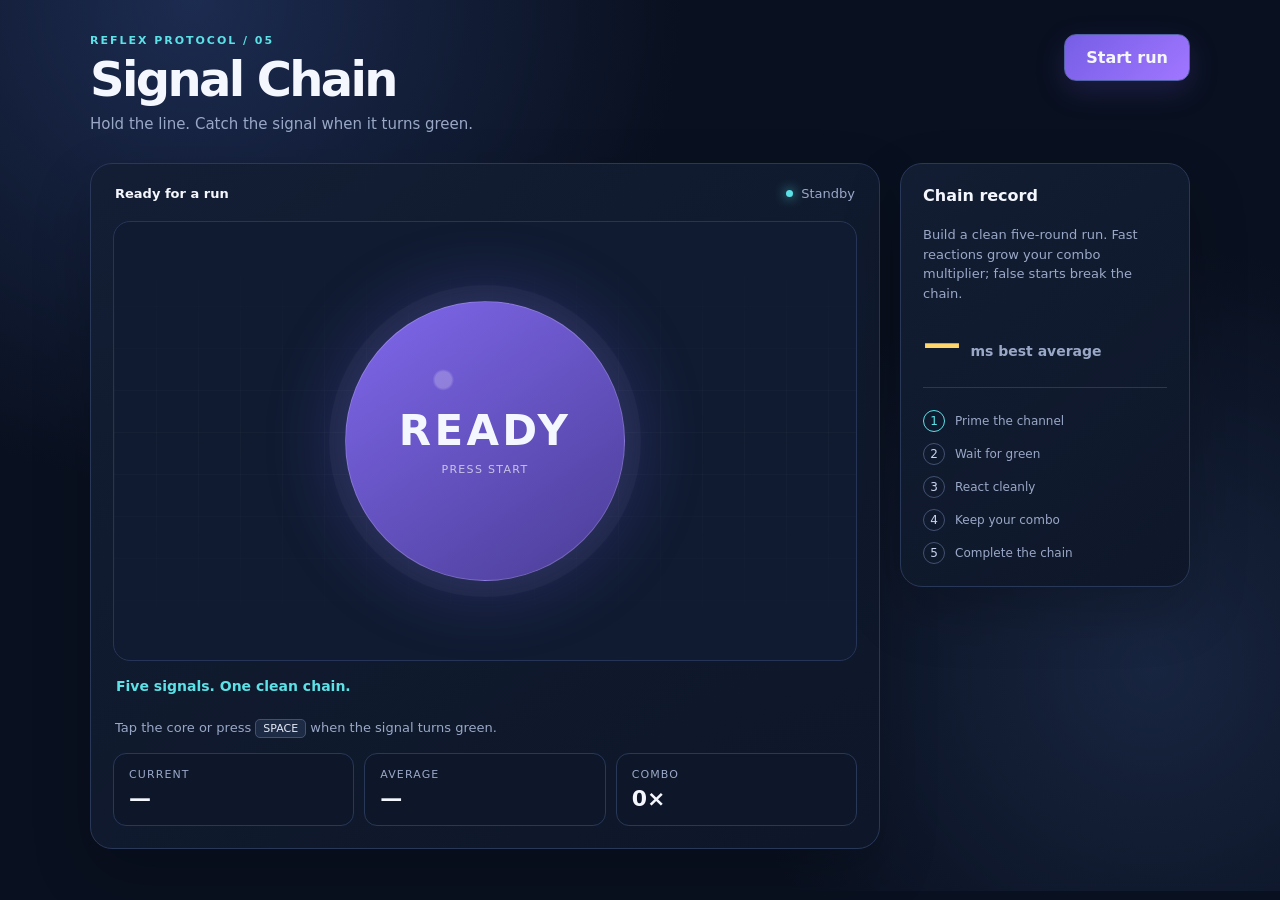
<file: games/feature-upgrade/B/index.html>
<!doctype html>
<html lang="en">
<head>
  <meta charset="utf-8">
  <meta name="viewport" content="width=device-width, initial-scale=1">
  <title>Signal Chain — Reaction Training</title>
  <style>
    :root{color-scheme:dark;--ink:#f5f7ff;--muted:#9aa8c7;--line:#293758;--panel:#111a2c;--panel2:#17233b;--violet:#9277ff;--cyan:#5ce1e6;--green:#48e08a;--red:#ff6d82;--gold:#ffd66b}
    *{box-sizing:border-box}html,body{margin:0;min-height:100%;background:#09101f;color:var(--ink);font-family:Inter,ui-sans-serif,system-ui,-apple-system,BlinkMacSystemFont,"Segoe UI",sans-serif}body{overflow-x:hidden;background-image:radial-gradient(circle at 15% 0%,#1c2b50 0,transparent 35%),radial-gradient(circle at 90% 75%,#182540 0,transparent 32%)}
    button{font:inherit;color:inherit;cursor:pointer;min-height:44px}.shell{width:min(1100px,calc(100% - 40px));margin:0 auto;padding:34px 0 42px}.top{display:flex;align-items:flex-start;justify-content:space-between;gap:24px;margin-bottom:30px}.eyebrow{margin:0 0 8px;color:var(--cyan);font-size:11px;font-weight:800;letter-spacing:.18em;text-transform:uppercase}.brand{margin:0;font-size:clamp(30px,5vw,48px);letter-spacing:-.055em;line-height:1}.intro{margin:12px 0 0;color:var(--muted);font-size:15px}.start{border:1px solid #5361a6;background:linear-gradient(135deg,#765ee6,#a176ff);box-shadow:0 10px 30px #7157e333;border-radius:12px;padding:13px 21px;font-weight:800;white-space:nowrap}.start:hover{filter:brightness(1.1)}
    button:focus-visible{outline:3px solid var(--cyan);outline-offset:3px}.layout{display:grid;grid-template-columns:minmax(0,1fr) 290px;gap:20px}.game-card,.side-card{border:1px solid var(--line);background:linear-gradient(145deg,#131e34eF,#0e1729f5);border-radius:22px;box-shadow:0 24px 60px #0003}.game-card{padding:22px}.statusline{display:flex;justify-content:space-between;align-items:center;margin:0 2px 20px;color:var(--muted);font-size:13px}.round-label{color:var(--ink);font-weight:750}.phase-label{display:flex;align-items:center;gap:8px}.phase-label:before{content:"";width:7px;height:7px;background:var(--cyan);border-radius:50%;box-shadow:0 0 12px var(--cyan)}
    .signal-zone{position:relative;min-height:440px;border-radius:17px;display:grid;place-items:center;overflow:hidden;background:#101b31;border:1px solid #263557;transition:background .25s,border-color .25s}.signal-zone:before,.signal-zone:after{content:"";position:absolute;inset:0;pointer-events:none;background-image:linear-gradient(#ffffff06 1px,transparent 1px),linear-gradient(90deg,#ffffff06 1px,transparent 1px);background-size:42px 42px;mask-image:linear-gradient(to bottom,transparent,#000,transparent)}.signal-zone:after{width:180px;height:180px;inset:auto;border-radius:50%;background:var(--violet);filter:blur(80px);opacity:.16}.signal-zone.waiting{background:#161b2b}.signal-zone.signal{background:linear-gradient(145deg,#123a36,#17563e);border-color:#3cbe81}.signal-zone.signal:after{background:var(--green);opacity:.3}.signal-zone.false{background:#432037;border-color:#d1516b}.signal-zone.won{background:#263150;border-color:var(--gold)}.target{position:relative;z-index:1;width:min(62%,280px);aspect-ratio:1;border-radius:50%;border:1px solid #ffffff2e;background:radial-gradient(circle at 35% 28%,#ffffff3b 0 3%,transparent 4%),linear-gradient(145deg,#8068ec,#4a3d96);box-shadow:0 0 0 16px #ffffff08,0 0 80px #7965ff55;display:flex;flex-direction:column;justify-content:center;align-items:center;gap:8px;transition:transform .18s,background .25s,box-shadow .25s}.target:hover{transform:scale(1.025)}.signal .target{background:radial-gradient(circle at 35% 28%,#eafff055 0 3%,transparent 4%),linear-gradient(145deg,#55e599,#189361);box-shadow:0 0 0 16px #ffffff0d,0 0 90px #55ed9b88}.false .target{background:linear-gradient(145deg,#ff7486,#a63355);box-shadow:0 0 0 16px #ffffff08,0 0 80px #ff526877}.won .target{background:linear-gradient(145deg,#ffe895,#d69c35);color:#281e0c}.target-word{font-size:clamp(27px,5vw,42px);font-weight:900;letter-spacing:.08em}.target-hint{font-size:11px;letter-spacing:.12em;text-transform:uppercase;color:#ffffffa8}.signal .target-hint{color:#073b27}.won .target-hint{color:#624716}
    .hint{margin:18px 2px 0;color:var(--muted);font-size:13px}.key{border:1px solid #425171;border-radius:5px;padding:2px 7px;color:#e5e9f6;background:#1e2b45;font-size:11px}.metrics{display:grid;grid-template-columns:repeat(3,1fr);gap:10px;margin-top:18px}.metric{padding:14px 15px;border:1px solid var(--line);border-radius:13px;background:#0d1729}.metric-label{display:block;color:var(--muted);font-size:11px;text-transform:uppercase;letter-spacing:.1em}.metric-value{display:block;margin-top:5px;font-size:22px;font-weight:800}.side-card{padding:22px;height:max-content}.side-card h2{margin:0 0 20px;font-size:16px}.side-card p{color:var(--muted);font-size:13px;line-height:1.5;margin:0 0 18px}.best{font-size:38px;font-weight:850;letter-spacing:-.05em;color:var(--gold)}.best small{font-size:14px;letter-spacing:0;color:var(--muted)}.rule{height:1px;background:var(--line);margin:22px 0}.steps{display:grid;gap:11px}.step{display:flex;align-items:center;gap:10px;color:var(--muted);font-size:12px}.step i{display:grid;place-items:center;width:22px;height:22px;border:1px solid #425171;border-radius:50%;font-style:normal;color:#cad4ef}.step.active i{border-color:var(--cyan);color:var(--cyan)}.step.done i{background:var(--green);border-color:var(--green);color:#09291b}.message{min-height:24px;margin:17px 3px 0;font-size:14px;font-weight:700;color:var(--cyan)}.message.error{color:var(--red)}.message.success{color:var(--gold)}
    @media(max-width:760px){.shell{width:min(100% - 24px,540px);padding:22px 0 30px}.top{margin-bottom:22px;align-items:center}.intro{font-size:13px}.start{padding:11px 14px;font-size:13px}.layout{display:block}.side-card{margin-top:14px}.signal-zone{min-height:360px}.game-card{padding:14px}.metrics{gap:7px}.metric{padding:12px 9px}.metric-value{font-size:18px}.hint{font-size:12px}.side-card{padding:18px}.side-card p{margin-bottom:12px}.rule{margin:16px 0}}
    @media(max-width:390px){.shell{width:calc(100% - 18px)}.brand{font-size:29px}.top{gap:10px}.start{padding:10px 11px}.signal-zone{min-height:330px}.target{width:66%}}
  </style>
</head>
<body>
  <main class="shell">
    <header class="top"><div><p class="eyebrow">Reflex protocol / 05</p><h1 class="brand">Signal Chain</h1><p class="intro">Hold the line. Catch the signal when it turns green.</p></div><button class="start" data-testid="start" type="button">Start run</button></header>
    <div class="layout">
      <section class="game-card" aria-label="Signal Chain game">
        <div class="statusline"><span class="round-label" id="roundLabel">Ready for a run</span><span class="phase-label" id="phaseLabel">Standby</span></div>
        <div class="signal-zone" id="stage" data-testid="stage"><button class="target" id="action" data-testid="primary-action" type="button" aria-label="Signal target"><span class="target-word" id="targetWord">READY</span><span class="target-hint" id="targetHint">Press start</span></button></div>
        <p class="message" id="result" data-testid="result" aria-live="polite">Five signals. One clean chain.</p>
        <p class="hint">Tap the core or press <span class="key">SPACE</span> when the signal turns green.</p>
        <div class="metrics"><div class="metric"><span class="metric-label">Current</span><strong class="metric-value" id="score" data-testid="score">—</strong></div><div class="metric"><span class="metric-label">Average</span><strong class="metric-value" id="average">—</strong></div><div class="metric"><span class="metric-label">Combo</span><strong class="metric-value" id="combo">0×</strong></div></div>
      </section>
      <aside class="side-card"><h2>Chain record</h2><p>Build a clean five-round run. Fast reactions grow your combo multiplier; false starts break the chain.</p><div class="best" id="best">— <small>ms best average</small></div><div class="rule"></div><div class="steps" id="steps"><div class="step active"><i>1</i><span>Prime the channel</span></div><div class="step"><i>2</i><span>Wait for green</span></div><div class="step"><i>3</i><span>React cleanly</span></div><div class="step"><i>4</i><span>Keep your combo</span></div><div class="step"><i>5</i><span>Complete the chain</span></div></div></aside>
    </div>
  </main>
  <script>
    (() => {
      const stage = document.querySelector('[data-testid="stage"]');
      const action = document.querySelector('[data-testid="primary-action"]');
      const startButton = document.querySelector('[data-testid="start"]');
      const result = document.querySelector('[data-testid="result"]');
      const scoreEl = document.querySelector('[data-testid="score"]');
      const roundLabel = document.getElementById('roundLabel');
      const phaseLabel = document.getElementById('phaseLabel');
      const targetWord = document.getElementById('targetWord');
      const targetHint = document.getElementById('targetHint');
      const averageEl = document.getElementById('average');
      const comboEl = document.getElementById('combo');
      const bestEl = document.getElementById('best');
      const steps = [...document.querySelectorAll('.step')];
      const storageKey = 'bench.signal-chain.bestAverage';
      let timer = 0;
      let state = { phase:'ready', round:0, score:0, progress:0, times:[], combo:0, bestAverage:loadBest() };

      function loadBest(){ const value = Number(localStorage.getItem(storageKey)); return Number.isFinite(value) && value > 0 ? value : null; }
      function saveBest(value){ state.bestAverage = value; localStorage.setItem(storageKey, String(value)); }
      function setMessage(text, kind=''){ result.textContent = text; result.className = `message ${kind}`; }
      function render(){
        const current = state.times[state.times.length - 1];
        roundLabel.textContent = state.phase === 'ready' ? 'Ready for a run' : state.phase === 'won' ? 'Chain complete' : `Round ${Math.min(state.round,5)} of 5`;
        phaseLabel.textContent = ({ready:'Standby',waiting:'Listening',signal:'Signal live',falseStart:'Recovery',won:'Success'})[state.phase] || 'Standby';
        scoreEl.textContent = current ? `${current} ms` : '—';
        averageEl.textContent = state.times.length ? `${Math.round(state.times.reduce((a,b)=>a+b,0)/state.times.length)} ms` : '—';
        comboEl.textContent = `${state.combo}×`;
        bestEl.innerHTML = state.bestAverage ? `${state.bestAverage} <small>ms best average</small>` : `— <small>ms best average</small>`;
        steps.forEach((step,i)=>step.className = `step ${i < state.progress ? 'done' : ''} ${i === state.progress && state.phase !== 'won' ? 'active' : ''}`);
      }
      function armRound(){
        clearTimeout(timer); state.phase='waiting'; state.round=state.progress+1; stage.className='signal-zone waiting'; targetWord.textContent='WAIT'; targetHint.textContent='Stay ready'; setMessage('Listening for the next signal…'); render();
        // The delay changes by round and uses a repeatable spread, so every chain feels less predictable.
        const delay = 720 + state.round*185 + ((state.round*97)%430);
        timer = setTimeout(() => { if(state.phase !== 'waiting') return; state.phase='signal'; state.startedAt=performance.now(); stage.className='signal-zone signal'; targetWord.textContent='GO'; targetHint.textContent='Tap or press space'; phaseLabel.textContent='Signal live'; setMessage('Now. Make it clean.'); }, delay);
      }
      function begin(){ clearTimeout(timer); state={phase:'waiting',round:0,score:0,progress:0,times:[],combo:0,bestAverage:loadBest()}; startButton.textContent='Restart run'; setMessage('The channel is primed. Wait for green.'); armRound(); }
      function falseStart(){ clearTimeout(timer); state.phase='falseStart'; state.combo=0; stage.className='signal-zone false'; targetWord.textContent='EARLY'; targetHint.textContent='Reset and try again'; setMessage('False start — the chain is still recoverable.', 'error'); render(); }
      function act(){
        if(state.phase === 'signal'){
          const reaction = Math.max(1, Math.round(performance.now()-state.startedAt)); state.times.push(reaction); state.progress++; state.score=reaction; state.combo = reaction <= 430 ? state.combo+1 : 0;
          if(state.progress >= 5){ clearTimeout(timer); state.phase='won'; const avg=Math.round(state.times.reduce((a,b)=>a+b,0)/5); stage.className='signal-zone won'; targetWord.textContent='CHAIN'; targetHint.textContent='Run complete'; setMessage(`Clean chain. Average reaction: ${avg} ms.`, 'success'); if(!state.bestAverage || avg < state.bestAverage) saveBest(avg); render(); }
          else { setMessage(`${reaction} ms — signal secured${state.combo > 1 ? ` · ${state.combo}× combo` : ''}.`, 'success'); render(); armRound(); }
          return;
        }
        if(state.phase === 'waiting'){ falseStart(); return; }
        if(state.phase === 'falseStart'){ begin(); return; }
      }
      function complete(){ if(state.phase === 'ready' || state.phase === 'won') begin(); clearTimeout(timer); if(state.phase === 'waiting'){state.phase='signal'; state.startedAt=performance.now(); stage.className='signal-zone signal'; targetWord.textContent='GO'; targetHint.textContent='Adapter signal';} if(state.phase==='signal') act(); while(state.phase !== 'won' && state.progress < 5){ state.phase='signal'; state.startedAt=performance.now(); act(); } }
      function reset(){ clearTimeout(timer); state={phase:'ready',round:0,score:0,progress:0,times:[],combo:0,bestAverage:loadBest()}; startButton.textContent='Start run'; stage.className='signal-zone'; targetWord.textContent='READY'; targetHint.textContent='Press start'; setMessage('Five signals. One clean chain.'); render(); }
      startButton.addEventListener('click', begin); action.addEventListener('click', act); document.addEventListener('keydown', e => { if(e.code==='Space' || e.code==='Enter'){ e.preventDefault(); if(state.phase==='ready' || state.phase==='won') begin(); else act(); } });
      window.__benchmark={start:begin,act,complete,reset,getState:()=>({phase:state.phase,score:state.score,progress:state.progress,round:state.round,combo:state.combo,times:[...state.times]})};
      render();
    })();
  </script>
</body>
</html>
</file>
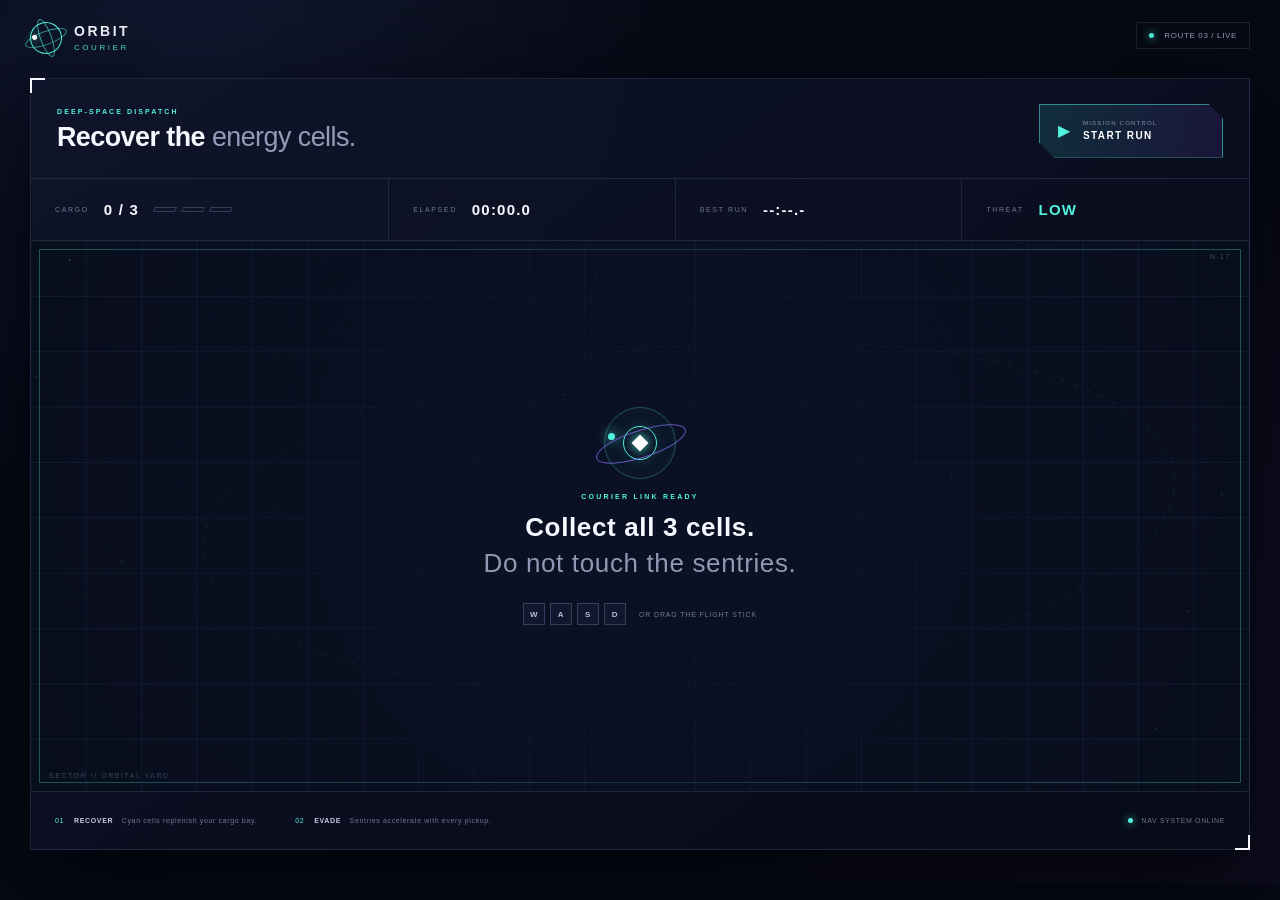
<file: games/orbit/A/index.html>
<!doctype html>
<html lang="en">
<head>
  <meta charset="utf-8">
  <meta name="viewport" content="width=device-width, initial-scale=1, viewport-fit=cover">
  <meta name="theme-color" content="#070a17">
  <title>Orbit Courier</title>
  <link rel="stylesheet" href="styles.css">
</head>
<body>
  <main class="shell">
    <header class="topbar">
      <div class="brand" aria-label="Orbit Courier">
        <span class="brand-mark" aria-hidden="true"><i></i></span>
        <span><b>ORBIT</b><em>COURIER</em></span>
      </div>
      <div class="mission-tag"><span></span> ROUTE 03 / LIVE</div>
    </header>

    <section class="game-panel" aria-labelledby="game-title">
      <div class="panel-head">
        <div>
          <p class="eyebrow">DEEP-SPACE DISPATCH</p>
          <h1 id="game-title">Recover the <span>energy cells.</span></h1>
        </div>
        <button class="start-button" type="button" data-testid="start">
          <span class="button-icon" aria-hidden="true">▶</span>
          <span class="button-copy"><small>MISSION CONTROL</small><b>START RUN</b></span>
        </button>
      </div>

      <div class="stats" aria-label="Mission status">
        <div class="stat progress-stat">
          <span class="stat-label">CARGO</span>
          <strong data-testid="score">0 / 3</strong>
          <div class="cells" aria-hidden="true"><i></i><i></i><i></i></div>
        </div>
        <div class="stat"><span class="stat-label">ELAPSED</span><strong id="time">00:00.0</strong></div>
        <div class="stat"><span class="stat-label">BEST RUN</span><strong id="best">--:--.-</strong></div>
        <div class="stat danger"><span class="stat-label">THREAT</span><strong id="threat">LOW</strong></div>
      </div>

      <div class="arena-wrap" data-testid="stage">
        <canvas id="arena" data-testid="primary-action" aria-label="Top-down game arena. Move the courier to collect three cells while avoiding red hazards." tabindex="0"></canvas>
        <div class="scanlines" aria-hidden="true"></div>
        <div class="arena-label north" aria-hidden="true">N-17</div>
        <div class="arena-label sector" aria-hidden="true">SECTOR // ORBITAL YARD</div>

        <div class="overlay intro" id="introOverlay">
          <div class="orbit-graphic" aria-hidden="true"><span></span><i></i></div>
          <p>COURIER LINK READY</p>
          <h2>Collect all 3 cells.<br><span>Do not touch the sentries.</span></h2>
          <div class="key-hints"><kbd>W</kbd><kbd>A</kbd><kbd>S</kbd><kbd>D</kbd><span>or drag the flight stick</span></div>
        </div>

        <div class="overlay outcome" id="outcomeOverlay" hidden>
          <div class="outcome-icon" aria-hidden="true">✓</div>
          <p id="resultKicker">DELIVERY COMPLETE</p>
          <h2 data-testid="result">Ready for launch.</h2>
          <span id="resultDetail"></span>
          <button type="button" class="again-button" id="againButton">RUN IT AGAIN <b>↻</b></button>
        </div>
      </div>

      <div class="mobile-controls" aria-label="Touch controls">
        <div class="joystick" role="button" tabindex="0" aria-label="Flight stick: drag in a direction to move">
          <span class="joystick-rings" aria-hidden="true"></span>
          <span class="joystick-knob" aria-hidden="true"><i></i></span>
        </div>
        <div class="touch-copy"><b>FLIGHT STICK</b><span>DRAG TO STEER</span></div>
        <button type="button" class="pulse-button" id="pulseButton" aria-label="Apply movement pulse">PULSE<span>››</span></button>
      </div>

      <footer class="briefing">
        <p><span>01</span><b>RECOVER</b> Cyan cells replenish your cargo bay.</p>
        <p><span>02</span><b>EVADE</b> Sentries accelerate with every pickup.</p>
        <p class="status-line"><i></i> NAV SYSTEM ONLINE</p>
      </footer>
    </section>
  </main>
  <script src="game.js"></script>
</body>
</html>
</file>
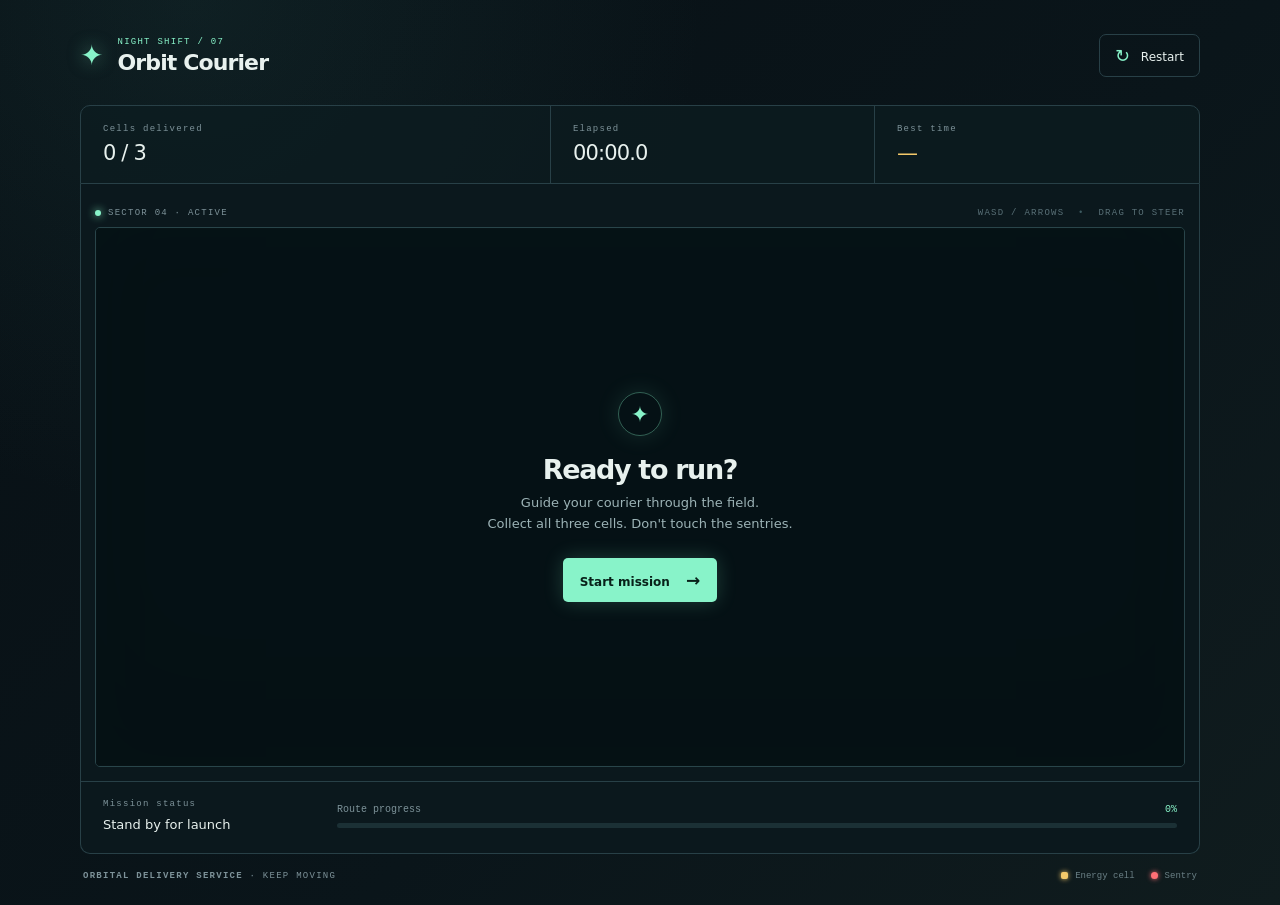
<file: games/orbit/B/index.html>
<!doctype html>
<html lang="en">
<head>
  <meta charset="utf-8">
  <meta name="viewport" content="width=device-width, initial-scale=1, viewport-fit=cover">
  <title>Orbit Courier</title>
  <link rel="stylesheet" href="style.css">
</head>
<body>
  <main class="shell">
    <header class="topbar">
      <div class="brand"><span class="brand-mark">✦</span><div><p class="eyebrow">NIGHT SHIFT / 07</p><h1>Orbit Courier</h1></div></div>
      <button class="restart small" data-testid="start" type="button"><span class="restart-icon">↻</span> Restart</button>
    </header>

    <section class="dashboard" aria-label="Game status">
      <div class="metric"><span class="metric-label">Cells delivered</span><strong data-testid="score">0 / 3</strong></div>
      <div class="metric"><span class="metric-label">Elapsed</span><strong id="time">00:00.0</strong></div>
      <div class="metric best"><span class="metric-label">Best time</span><strong id="best">—</strong></div>
    </section>

    <section class="game-card">
      <div class="stage-wrap">
        <div class="stage-head"><span class="live-dot"></span><span>SECTOR 04 · ACTIVE</span><span class="stage-tip">WASD / ARROWS <i>•</i> DRAG TO STEER</span></div>
        <div class="stage" data-testid="stage">
          <canvas id="game" aria-label="Orbit Courier game arena"></canvas>
          <div class="stage-overlay" id="overlay">
            <div class="overlay-icon">✦</div>
            <h2 id="overlay-title">Ready to run?</h2>
            <p id="overlay-copy">Guide your courier through the field.<br>Collect all three cells. Don't touch the sentries.</p>
            <button class="primary" data-testid="primary-action" id="action" type="button">Start mission <span>→</span></button>
          </div>
          <div class="toast" id="toast" aria-live="polite"></div>
          <div class="joystick" id="joystick" aria-label="Touch steering control" role="application"><div class="stick" id="stick"></div></div>
        </div>
      </div>
      <div class="status-row"><div class="status-copy"><span class="status-label">Mission status</span><strong data-testid="result" id="result">Stand by for launch</strong></div><div class="progress"><div class="progress-top"><span>Route progress</span><span id="progress-label">0%</span></div><div class="progress-track"><div id="progress-bar"></div></div></div></div>
    </section>
    <footer><span><b>ORBITAL DELIVERY SERVICE</b> · KEEP MOVING</span><span class="legend"><i class="legend-cell"></i> Energy cell <i class="legend-hazard"></i> Sentry</span></footer>
  </main>
  <script src="game.js"></script>
</body>
</html>
</file>
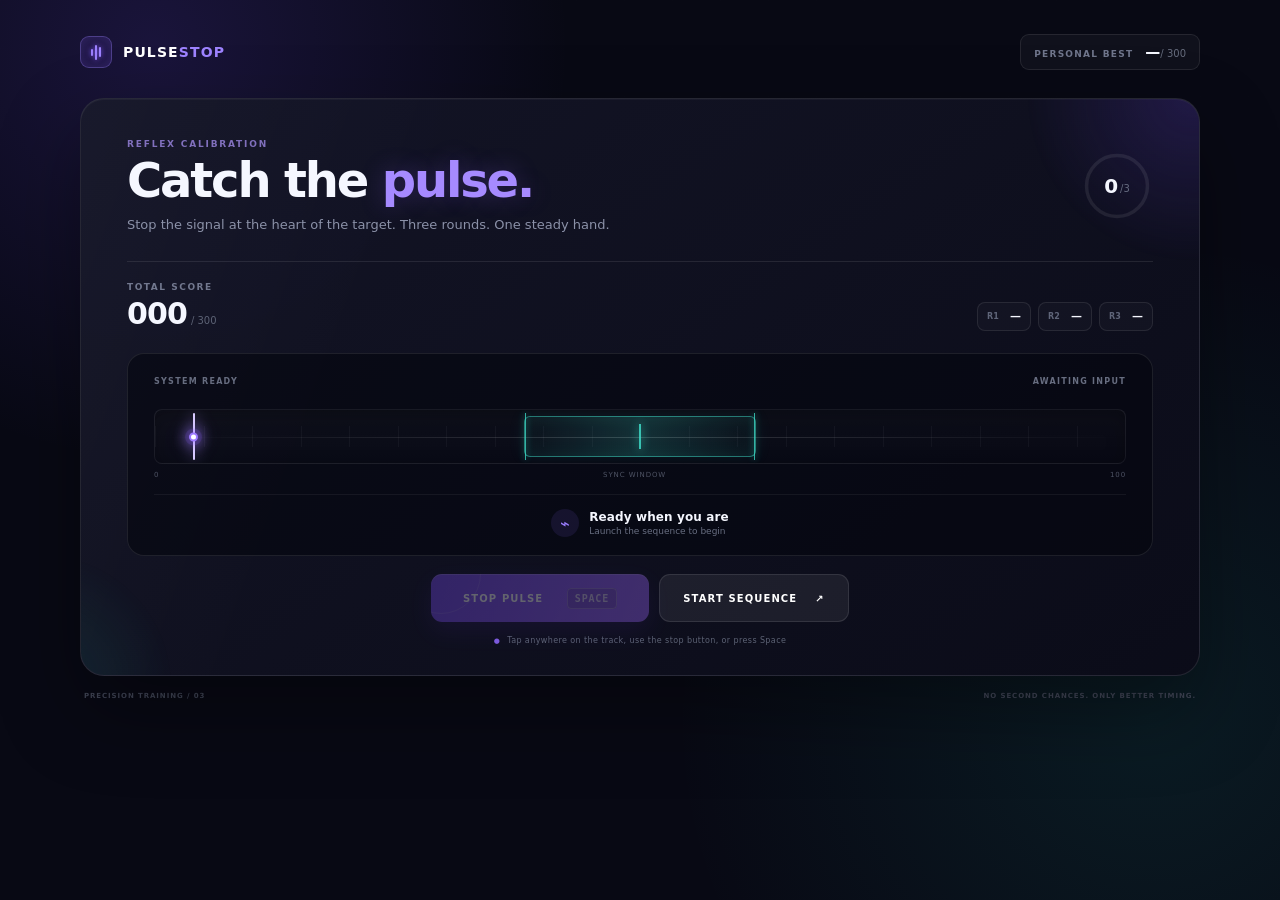
<file: games/pulse/A/index.html>
<!doctype html>
<html lang="en">
<head>
  <meta charset="utf-8">
  <meta name="viewport" content="width=device-width, initial-scale=1">
  <meta name="theme-color" content="#080914">
  <title>Pulse Stop</title>
  <link rel="stylesheet" href="styles.css">
</head>
<body>
  <main class="shell">
    <header class="topbar">
      <a class="brand" href="#" aria-label="Pulse Stop home">
        <span class="brand-mark" aria-hidden="true"><i></i><i></i><i></i></span>
        <span>PULSE<span>STOP</span></span>
      </a>
      <div class="best-pill" aria-label="Best total score">
        <span>PERSONAL BEST</span>
        <strong id="bestScore">—</strong><small>/ 300</small>
      </div>
    </header>

    <section class="game-card" aria-labelledby="gameTitle">
      <div class="ambient ambient-one"></div>
      <div class="ambient ambient-two"></div>

      <div class="game-heading">
        <div>
          <p class="eyebrow">REFLEX CALIBRATION</p>
          <h1 id="gameTitle">Catch the <em>pulse.</em></h1>
          <p class="lede">Stop the signal at the heart of the target. Three rounds. One steady hand.</p>
        </div>
        <div class="round-dial" aria-label="Current round">
          <svg viewBox="0 0 52 52" aria-hidden="true">
            <circle class="dial-base" cx="26" cy="26" r="22"></circle>
            <circle id="dialProgress" class="dial-progress" cx="26" cy="26" r="22"></circle>
          </svg>
          <span><b id="roundNumber">0</b><small>/3</small></span>
        </div>
      </div>

      <div class="scoreboard">
        <div class="score-block">
          <span>TOTAL SCORE</span>
          <div><strong data-testid="score" id="score">000</strong><small>/ 300</small></div>
        </div>
        <div class="round-pips" aria-label="Round scores">
          <div class="pip" data-round="0"><span>R1</span><b>—</b></div>
          <div class="pip" data-round="1"><span>R2</span><b>—</b></div>
          <div class="pip" data-round="2"><span>R3</span><b>—</b></div>
        </div>
      </div>

      <div data-testid="stage" id="stage" class="stage" tabindex="0" role="application" aria-label="Timing track. Press Space or tap to stop the marker.">
        <div class="stage-meta">
          <span id="roundLabel">SYSTEM READY</span>
          <span id="speedLabel">AWAITING INPUT</span>
        </div>

        <div class="track-wrap">
          <div class="track" id="track">
            <div class="ticks" aria-hidden="true"></div>
            <div class="target" id="target" aria-hidden="true">
              <span class="target-core"></span>
            </div>
            <div class="marker" id="marker" aria-hidden="true">
              <span class="marker-line"></span>
              <span class="marker-orb"></span>
            </div>
            <div class="impact" id="impact" aria-hidden="true"></div>
          </div>
          <div class="track-labels" aria-hidden="true"><span>0</span><span>SYNC WINDOW</span><span>100</span></div>
        </div>

        <div class="feedback" id="feedback" aria-live="polite">
          <span class="feedback-icon" aria-hidden="true">⌁</span>
          <div>
            <strong data-testid="result" id="result">Ready when you are</strong>
            <small id="resultDetail">Launch the sequence to begin</small>
          </div>
        </div>
      </div>

      <div class="controls">
        <button data-testid="primary-action" id="primaryAction" class="primary-action" type="button" disabled>
          <span class="button-orbit" aria-hidden="true"></span>
          <span id="actionText">STOP PULSE</span>
          <kbd>SPACE</kbd>
        </button>
        <button data-testid="start" id="startButton" class="start-button" type="button">
          <span id="startText">START SEQUENCE</span><span aria-hidden="true">↗</span>
        </button>
      </div>

      <p class="hint"><span>●</span> Tap anywhere on the track, use the stop button, or press Space</p>
    </section>

    <footer><span>PRECISION TRAINING / 03</span><span>NO SECOND CHANCES. ONLY BETTER TIMING.</span></footer>
  </main>
  <script src="game.js"></script>
</body>
</html>
</file>
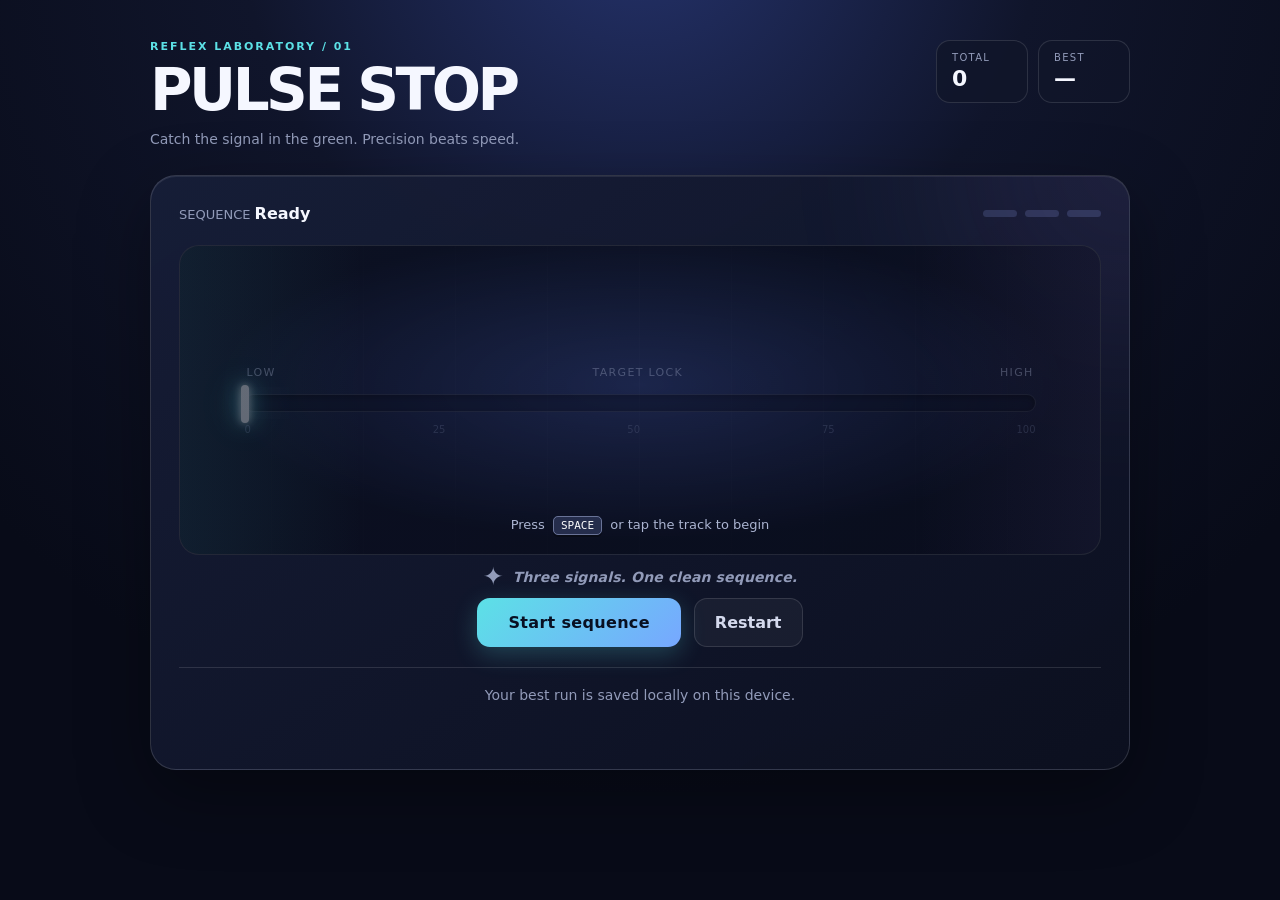
<file: games/pulse/B/index.html>
<!doctype html>
<html lang="en">
<head>
<meta charset="utf-8">
<meta name="viewport" content="width=device-width, initial-scale=1">
<title>Pulse Stop</title>
<style>
:root{--bg:#080b18;--panel:#11162a;--panel2:#171e38;--ink:#f5f7ff;--muted:#929bb9;--cyan:#5ce1e6;--violet:#a78bfa;--pink:#fa70b5;--green:#72efb2;--line:rgba(255,255,255,.12);font-family:Inter,ui-sans-serif,system-ui,-apple-system,Segoe UI,sans-serif}
*{box-sizing:border-box}body{margin:0;min-height:100vh;color:var(--ink);background:radial-gradient(circle at 50% -10%,#25336d 0,#10152b 34%,var(--bg) 75%);overflow-x:hidden}button{font:inherit;color:inherit;cursor:pointer}button:focus-visible{outline:3px solid var(--cyan);outline-offset:4px}
.shell{width:min(980px,calc(100% - 40px));margin:auto;padding:40px 0 32px}.top{display:flex;justify-content:space-between;align-items:flex-start;margin-bottom:28px}.eyebrow{letter-spacing:.18em;text-transform:uppercase;font-size:11px;font-weight:800;color:var(--cyan);margin:0 0 10px}.title{font-size:clamp(34px,6vw,58px);line-height:.95;letter-spacing:-.06em;margin:0;font-weight:850}.subtitle{color:var(--muted);margin:13px 0 0;font-size:14px}.stats{display:flex;gap:10px}.stat{background:rgba(17,22,42,.8);border:1px solid var(--line);border-radius:14px;padding:11px 15px;min-width:92px}.stat span{display:block;color:var(--muted);font-size:10px;text-transform:uppercase;letter-spacing:.13em}.stat strong{display:block;font-size:22px;margin-top:3px}
.card{position:relative;background:linear-gradient(145deg,rgba(23,30,56,.94),rgba(12,16,32,.97));border:1px solid rgba(255,255,255,.14);border-radius:26px;box-shadow:0 24px 70px rgba(0,0,0,.35),inset 0 1px rgba(255,255,255,.08);padding:28px;overflow:hidden}.card:before{content:"";position:absolute;width:360px;height:360px;border-radius:50%;background:var(--violet);filter:blur(100px);opacity:.1;right:-180px;top:-190px;pointer-events:none}.roundline{display:flex;justify-content:space-between;align-items:center;margin-bottom:22px}.roundlabel{font-size:13px;color:var(--muted)}.roundlabel b{color:var(--ink);font-size:16px}.pips{display:flex;gap:8px}.pip{width:34px;height:7px;border-radius:10px;background:#293151}.pip.active{background:var(--cyan);box-shadow:0 0 14px var(--cyan)}.pip.done{background:var(--violet)}
.stage{position:relative;min-height:310px;border:1px solid rgba(255,255,255,.1);border-radius:20px;background:radial-gradient(ellipse at 50% 45%,rgba(49,67,137,.33),rgba(8,12,27,.7) 65%),repeating-linear-gradient(90deg,transparent 0,transparent 9.9%,rgba(255,255,255,.035) 10%);display:flex;align-items:center;justify-content:center;overflow:hidden;touch-action:manipulation;user-select:none}.stage:after{content:"";position:absolute;inset:0;background:linear-gradient(90deg,rgba(92,225,230,.07),transparent 20%,transparent 80%,rgba(167,139,250,.06));pointer-events:none}.stage.ready .trackwrap{opacity:.35}.trackwrap{width:86%;position:relative;z-index:1}.trackmeta{display:flex;justify-content:space-between;color:#aab3d0;font-size:11px;text-transform:uppercase;letter-spacing:.12em;margin:0 2px 15px}.track{height:18px;border-radius:20px;background:#090d1d;border:1px solid rgba(255,255,255,.16);position:relative;box-shadow:inset 0 2px 7px #000,0 0 0 7px rgba(255,255,255,.02)}.target{position:absolute;top:-5px;height:26px;border-radius:8px;background:linear-gradient(90deg,rgba(114,239,178,.26),rgba(92,225,230,.4));border:1px solid var(--green);box-shadow:0 0 23px rgba(92,225,230,.45),inset 0 0 14px rgba(114,239,178,.22)}.marker{position:absolute;top:-10px;width:8px;height:38px;border-radius:8px;background:#fff;box-shadow:0 0 8px #fff,0 0 20px var(--cyan),0 0 38px var(--cyan);transform:translateX(-50%);will-change:left}.ticks{display:flex;justify-content:space-between;margin-top:12px;color:#596381;font-size:10px}.prompt{position:absolute;bottom:22px;left:0;right:0;text-align:center;color:#abb4d1;font-size:13px}.prompt kbd{border:1px solid #697397;background:#252d4c;border-radius:5px;padding:2px 7px;color:#fff;font-size:11px;box-shadow:0 2px 0 #080b16;margin:0 4px}
.feedback{height:43px;display:flex;align-items:center;justify-content:center;font-size:14px;font-weight:750;letter-spacing:.01em;color:var(--muted);transition:color .2s}.feedback.hit{color:var(--green)}.feedback.miss{color:var(--pink)}.feedback span{font-size:25px;margin-right:9px}.actionrow{display:flex;gap:13px;align-items:center;justify-content:center}.action{border:0;border-radius:13px;padding:15px 31px;background:linear-gradient(135deg,var(--cyan),#77a7ff);color:#081022;font-weight:850;letter-spacing:.02em;box-shadow:0 7px 24px rgba(92,225,230,.23);transition:transform .15s,filter .15s}.action:hover{filter:brightness(1.1);transform:translateY(-2px)}.action:active{transform:translateY(1px)}.secondary{border:1px solid var(--line);border-radius:13px;padding:14px 20px;background:rgba(255,255,255,.045);font-weight:700;color:#d4d9ed}.secondary:hover{background:rgba(255,255,255,.09)}
.result{min-height:74px;margin-top:20px;text-align:center;border-top:1px solid var(--line);padding-top:19px;color:var(--muted);font-size:14px}.result strong{color:var(--ink);font-size:20px}.result .win{color:var(--green)}.hidden{display:none!important}.shake{animation:shake .32s ease}.pulse{animation:pulse .45s ease}@keyframes shake{25%{transform:translateX(-5px)}75%{transform:translateX(5px)}}@keyframes pulse{50%{box-shadow:0 0 0 10px rgba(114,239,178,.12)}}
@media(max-width:620px){.shell{width:calc(100% - 24px);padding-top:25px}.top{margin-bottom:20px;display:block}.stats{margin-top:20px}.stat{flex:1}.card{padding:16px;border-radius:20px}.stage{min-height:285px}.trackwrap{width:89%}.action{width:100%}.actionrow{display:block}.secondary{width:100%;margin-top:10px}.result{margin-top:13px}.title{font-size:45px}}
</style>
</head>
<body>
<main class="shell">
<header class="top"><div><p class="eyebrow">Reflex laboratory / 01</p><h1 class="title">PULSE STOP</h1><p class="subtitle">Catch the signal in the green. Precision beats speed.</p></div><div class="stats"><div class="stat"><span>Total</span><strong data-testid="score">0</strong></div><div class="stat"><span>Best</span><strong id="best">—</strong></div></div></header>
<section class="card"><div class="roundline"><div class="roundlabel">SEQUENCE <b id="roundText">Ready</b></div><div class="pips"><i class="pip" id="pip1"></i><i class="pip" id="pip2"></i><i class="pip" id="pip3"></i></div></div>
<div class="stage ready" data-testid="stage" id="stage" role="button" tabindex="0" aria-label="Timing track. Click to stop the marker"><div class="trackwrap"><div class="trackmeta"><span>low</span><span>target lock</span><span>high</span></div><div class="track" id="track"><div class="target" id="target"></div><div class="marker" id="marker"></div></div><div class="ticks"><span>0</span><span>25</span><span>50</span><span>75</span><span>100</span></div></div><div class="prompt" id="prompt">Press <kbd>SPACE</kbd> or tap the track to begin</div></div>
<div class="feedback" id="feedback" aria-live="polite"><span>✦</span><em>Three signals. One clean sequence.</em></div><div class="actionrow"><button class="action" data-testid="primary-action" id="action">Start sequence</button><button class="secondary" data-testid="start" id="restart">Restart</button></div><div class="result" data-testid="result" id="result" aria-live="polite">Your best run is saved locally on this device.</div></section>
</main>
<script>
(() => {
  const $ = s => document.querySelector(s);
  const stage=$('#stage'), marker=$('#marker'), target=$('#target'), action=$('#action'), restart=$('#restart'), scoreEl=$('[data-testid="score"]'), bestEl=$('#best'), roundText=$('#roundText'), feedback=$('#feedback'), result=$('#result'), prompt=$('#prompt');
  const key='bench.pulse-stop.best';
  const rounds=[{width:25,speed:0.00055},{width:19,speed:0.00082},{width:14,speed:0.00112}];
  let state={phase:'ready',score:0,progress:0,round:0,roundScores:[]}, raf=0, startedAt=0;
  const readBest=()=>Number(localStorage.getItem(key)||0);
  const render=()=>{scoreEl.textContent=state.score; bestEl.textContent=readBest()||'—'; roundText.textContent=state.phase==='ready'?'Ready':state.phase==='won'?'Complete':state.round+' / 3'; for(let i=1;i<=3;i++) $('#pip'+i).className='pip '+(i<state.round?'done':i===state.round?'active':'');};
  function setTarget(){const r=rounds[state.round-1]; const center=[50,42,61][state.round-1]; target.style.width=r.width+'%';target.style.left=(center-r.width/2)+'%';}
  function loop(t){if(state.phase!=='playing')return; const r=rounds[state.round-1]; const x=(Math.sin((t-startedAt)*r.speed)+1)*50; marker.style.left=x+'%'; raf=requestAnimationFrame(loop);}
  function start(){cancelAnimationFrame(raf);state={phase:'playing',score:0,progress:0,round:1,roundScores:[]};stage.classList.remove('ready');feedback.className='feedback';feedback.innerHTML='<span>✦</span><em>Find the pulse inside the green zone.</em>';result.textContent='';prompt.textContent='Tap, click, or press SPACE to stop';action.textContent='Stop pulse';setTarget();render();startedAt=performance.now();raf=requestAnimationFrame(loop);}
  function act(){if(state.phase==='ready'||state.phase==='won'||state.phase==='completed'){start();return}if(state.phase!=='playing')return; cancelAnimationFrame(raf); const x=parseFloat(marker.style.left)||0; const left=parseFloat(target.style.left), width=parseFloat(target.style.width); const distance=Math.abs(x-(left+width/2)); const accuracy=Math.max(0,Math.round(100-(distance/(50-width/2))*100)); state.roundScores.push(accuracy);state.score+=accuracy;state.progress=state.round;state.phase='resolving';render();const hit=accuracy>=50; feedback.className='feedback '+(hit?'hit':'miss'); feedback.innerHTML='<span>'+(hit?'✓':'×')+'</span><em>'+(hit?'Signal locked · '+accuracy+'% accuracy':'Signal missed · '+accuracy+'% accuracy')+'</em>';stage.classList.remove('pulse','shake');void stage.offsetWidth;stage.classList.add(hit?'pulse':'shake');action.disabled=true;setTimeout(()=>{if(state.round<3){state.round++;state.phase='playing';action.disabled=false;action.textContent='Stop pulse';setTarget();feedback.className='feedback';feedback.innerHTML='<span>✦</span><em>Next signal incoming…</em>';render();startedAt=performance.now();raf=requestAnimationFrame(loop)}else{finish()}},650);}
  function finish(){state.phase='won';state.progress=3;const best=readBest();if(state.score>best)localStorage.setItem(key,state.score);render();action.disabled=false;action.textContent='Play again';prompt.textContent='Sequence complete';const avg=Math.round(state.score/3);feedback.className='feedback hit';feedback.innerHTML='<span>✦</span><em>All signals processed</em>';result.innerHTML='<strong class="win">Run complete · '+state.score+' / 300</strong><br>Average precision '+avg+'%'+(state.score>best?' · New personal best':'');}
  function reset(){cancelAnimationFrame(raf);action.disabled=false;state={phase:'ready',score:0,progress:0,round:0,roundScores:[]};marker.style.left='0%';target.style.width='25%';target.style.left='37.5%';stage.className='stage ready';roundText.textContent='Ready';feedback.className='feedback';feedback.innerHTML='<span>✦</span><em>Three signals. One clean sequence.</em>';prompt.innerHTML='Press <kbd>SPACE</kbd> or tap the track to begin';action.textContent='Start sequence';result.textContent='Your best run is saved locally on this device.';render();}
  restart.addEventListener('click',reset);action.addEventListener('click',act);stage.addEventListener('click',e=>{if(e.target!==action)act()});stage.addEventListener('keydown',e=>{if((e.key===' '||e.key==='Enter')&&!e.repeat){e.preventDefault();act()}});document.addEventListener('keydown',e=>{if((e.code==='Space'||e.code==='Enter')&&!e.repeat){e.preventDefault();act()}});
  window.__benchmark={start,act,complete(){if(state.phase==='ready')start();if(state.phase==='playing')act();if(state.phase==='resolving'){for(let i=state.round;i<3;i++)state.roundScores.push(100);state.score+=(3-state.round)*100;state.round=3;finish()}else if(state.phase!=='won')finish()},reset,getState:()=>JSON.parse(JSON.stringify(state))};
  render();
})();
</script>
</body>
</html>
</file>
<file: games/medieval-2/styles.css>
:root {
  --ink:#101826;
  --ink-2:#182438;
  --panel:#152238;
  --panel-2:#1d2e47;
  --cream:#f6eedb;
  --muted:#aebbd0;
  --gold:#f3bd64;
  --gold-hot:#ffdb8a;
  --ember:#e77a55;
  --mint:#6fd0b0;
  --sky:#62b7d9;
  --danger:#ef6d6d;
  --line:rgba(240,225,190,.18);
  --shadow:0 24px 70px rgba(0,0,0,.34);
  --radius:22px;
}
*{box-sizing:border-box}
html{background:var(--ink);color:var(--cream);font-family:Inter,ui-sans-serif,system-ui,-apple-system,"Segoe UI",sans-serif;scroll-behavior:smooth}
body{margin:0;min-width:320px;min-height:100vh;background:
 radial-gradient(circle at 75% 0%,rgba(99,183,217,.12),transparent 32rem),
 radial-gradient(circle at 0% 70%,rgba(231,122,85,.11),transparent 30rem),var(--ink);overflow-x:hidden}
button{font:inherit;color:inherit;cursor:pointer}
button:focus-visible,a:focus-visible{outline:3px solid var(--gold-hot);outline-offset:4px}
.sr-only{position:absolute;width:1px;height:1px;padding:0;margin:-1px;overflow:hidden;clip:rect(0,0,0,0);white-space:nowrap;border:0}
.skip-link{position:fixed;top:10px;left:10px;z-index:100;padding:10px 14px;background:var(--gold);color:var(--ink);border-radius:8px;transform:translateY(-150%)}
.skip-link:focus{transform:none}
.app-shell{width:min(1240px,calc(100% - 42px));margin:0 auto;padding:28px 0 44px}
.site-header{display:flex;align-items:center;justify-content:space-between;gap:24px;margin-bottom:72px}
.brand{display:flex;align-items:center;gap:12px;text-decoration:none;color:var(--cream);font-weight:800;letter-spacing:.11em;text-transform:uppercase;font-size:12px}
.brand-mark{width:40px;height:40px;display:grid;place-items:center;border:1px solid rgba(243,189,100,.58);border-radius:12px;background:linear-gradient(135deg,rgba(243,189,100,.2),rgba(231,122,85,.08));box-shadow:0 0 30px rgba(243,189,100,.12);color:var(--gold);font-size:18px}
.header-note{font-size:11px;letter-spacing:.15em;text-transform:uppercase;color:var(--muted)}
.eyebrow{display:flex;align-items:center;gap:10px;color:var(--gold);font-size:11px;letter-spacing:.2em;text-transform:uppercase;font-weight:800;margin-bottom:18px}
.eyebrow:before{content:"";width:28px;height:1px;background:var(--gold)}
h1{font-family:Georgia,"Times New Roman",serif;font-size:clamp(46px,7vw,90px);line-height:.95;letter-spacing:-.06em;margin:0;max-width:760px;font-weight:600}
h1 em{font-style:normal;color:var(--gold)}
.hero{display:grid;grid-template-columns:minmax(0,1.15fr) minmax(300px,.85fr);gap:70px;align-items:end;margin-bottom:70px}
.hero-copy p{max-width:570px;color:var(--muted);font-size:17px;line-height:1.65;margin:28px 0 0}
.hero-sigil{height:280px;position:relative;display:grid;place-items:center;isolation:isolate}
.hero-sigil:before{content:"";position:absolute;width:235px;height:235px;border:1px solid rgba(243,189,100,.38);transform:rotate(45deg);box-shadow:0 0 70px rgba(243,189,100,.15),inset 0 0 60px rgba(243,189,100,.06)}
.hero-sigil:after{content:"✦";position:absolute;color:var(--gold);font-size:150px;line-height:1;filter:drop-shadow(0 0 18px rgba(243,189,100,.35))}
.sigil-caption{position:absolute;bottom:2px;text-align:center;color:var(--muted);font-size:11px;text-transform:uppercase;letter-spacing:.2em}
.section-head{display:flex;justify-content:space-between;align-items:end;gap:20px;margin-bottom:18px}
.section-head h2{font-family:Georgia,serif;font-size:25px;font-weight:500;margin:0;letter-spacing:-.02em}.section-head p{font-size:12px;color:var(--muted);margin:0}
.game-grid{display:grid;grid-template-columns:repeat(3,1fr);gap:18px}
.game-card{position:relative;overflow:hidden;min-height:430px;padding:24px;display:flex;flex-direction:column;justify-content:space-between;border:1px solid var(--line);border-radius:var(--radius);background:linear-gradient(155deg,rgba(34,53,79,.9),rgba(18,31,51,.92));box-shadow:var(--shadow);transition:transform .25s ease,border-color .25s ease,box-shadow .25s ease}
.game-card:hover{transform:translateY(-7px);border-color:rgba(243,189,100,.55);box-shadow:0 30px 80px rgba(0,0,0,.44),0 0 0 1px rgba(243,189,100,.07)}
.card-art{height:172px;margin:-24px -24px 24px;position:relative;overflow:hidden;border-bottom:1px solid var(--line);background:linear-gradient(180deg,#224564,#152238)}
.card-art:before,.card-art:after{content:"";position:absolute}.card-art:before{inset:auto -10% 0;height:70%;background:linear-gradient(135deg,transparent 0 24%,#273f55 25% 42%,transparent 43%),linear-gradient(160deg,transparent 0 49%,#0d1b2c 50% 100%)}
.card-art:after{width:94px;height:94px;right:30px;top:22px;border-radius:50%;background:radial-gradient(circle,#ffe2a3 0 13%,#f3bd64 14% 37%,rgba(243,189,100,.14) 38% 100%);box-shadow:0 0 45px rgba(243,189,100,.36)}
.card-siege .card-art{background:linear-gradient(180deg,#274d65,#152238)}.card-siege .card-art i{position:absolute;left:28px;bottom:31px;width:135px;height:75px;border:10px solid #8f6546;border-top:0;transform:skewY(-8deg);z-index:2}.card-siege .card-art i:after{content:"";position:absolute;left:62px;top:-44px;width:4px;height:52px;background:#d6aa71;transform:rotate(16deg);box-shadow:3px -6px 0 #d6aa71}
.card-village .card-art{background:linear-gradient(180deg,#30586a,#172d3b)}.card-village .card-art i{position:absolute;bottom:24px;left:30px;width:84px;height:68px;background:#d28a57;clip-path:polygon(50% 0,100% 35%,93% 100%,7% 100%,0 35%);z-index:2;box-shadow:110px 22px 0 -12px #bd714d}.card-village .card-art i:before{content:"";position:absolute;inset:23px 31px 0;background:#6b4337}
.card-banner .card-art{background:linear-gradient(180deg,#4d394c,#19243c)}.card-banner .card-art i{position:absolute;left:55px;bottom:20px;height:130px;width:4px;background:#d6aa71;z-index:2;box-shadow:70px 14px 0 #d6aa71}.card-banner .card-art i:before{content:"";position:absolute;left:4px;top:7px;width:59px;height:39px;background:#e77a55;clip-path:polygon(0 0,100% 0,82% 53%,100% 100%,0 83%)}
.card-kicker{color:var(--gold);font-size:11px;text-transform:uppercase;letter-spacing:.16em;font-weight:800}.game-card h3{font-family:Georgia,serif;font-size:30px;font-weight:500;letter-spacing:-.04em;margin:11px 0 10px}.game-card p{font-size:14px;line-height:1.55;color:var(--muted);margin:0;max-width:30ch}.card-footer{display:flex;align-items:center;justify-content:space-between;gap:12px;margin-top:28px}.best-record{font-size:11px;color:var(--muted);letter-spacing:.04em}.best-record strong{color:var(--gold);font-size:15px;display:block;margin-top:4px}.play-button,.primary-button{border:0;border-radius:12px;background:var(--gold);color:#172234;font-weight:800;padding:12px 16px;box-shadow:0 8px 20px rgba(243,189,100,.18);transition:filter .2s,transform .2s}.play-button:hover,.primary-button:hover{filter:brightness(1.08);transform:translateY(-2px)}.secondary-button{border:1px solid var(--line);background:rgba(255,255,255,.05);border-radius:11px;padding:11px 14px;color:var(--cream)}
.menu-footer{margin-top:24px;padding-top:18px;border-top:1px solid var(--line);display:flex;justify-content:space-between;color:var(--muted);font-size:11px;letter-spacing:.08em;text-transform:uppercase}
#gameView{display:none}.game-topbar{display:flex;align-items:center;gap:18px;border-bottom:1px solid var(--line);padding-bottom:18px;margin-bottom:20px}.back-button{border:1px solid var(--line);border-radius:10px;background:transparent;padding:10px 13px;font-size:12px}.game-heading{flex:1}.game-heading .eyebrow{margin:0 0 5px}.game-heading h2{font-family:Georgia,serif;font-size:28px;font-weight:500;margin:0}.game-tag{font-size:11px;text-transform:uppercase;letter-spacing:.15em;color:var(--muted)}
.game-layout{display:grid;grid-template-columns:minmax(0,1fr) 290px;gap:18px}.stage-frame{position:relative;border:1px solid var(--line);border-radius:var(--radius);background:#111d2d;box-shadow:var(--shadow);overflow:hidden}.stage-frame canvas{display:block;width:100%;height:auto;aspect-ratio:1000/560;background:#14263a;touch-action:none}.stage-frame.is-active{box-shadow:var(--shadow),0 0 0 1px rgba(243,189,100,.12)}
.overlay{position:absolute;inset:0;display:flex;align-items:center;justify-content:center;padding:24px;background:rgba(10,18,31,.74);backdrop-filter:blur(7px);z-index:3}.overlay.hidden{display:none}.overlay-card{max-width:500px;text-align:center;padding:30px;border:1px solid rgba(243,189,100,.27);border-radius:20px;background:linear-gradient(145deg,rgba(31,49,72,.97),rgba(15,27,45,.98));box-shadow:0 20px 60px rgba(0,0,0,.45)}.overlay-card .eyebrow{justify-content:center}.overlay-card h3{font:500 37px Georgia,serif;margin:5px 0 12px}.overlay-card p{color:var(--muted);line-height:1.6;margin:0 auto 22px;max-width:42ch}.result-score{font:800 34px Georgia,serif;color:var(--gold);margin:0 0 20px}.result-note{font-size:12px;color:var(--muted);letter-spacing:.08em;text-transform:uppercase;margin:-12px 0 22px}
.hud{position:absolute;left:18px;right:18px;top:16px;display:flex;justify-content:space-between;gap:10px;z-index:2;pointer-events:none}.hud-group{display:flex;gap:8px;flex-wrap:wrap}.hud-pill{padding:7px 10px;border:1px solid rgba(246,238,219,.18);border-radius:8px;background:rgba(13,25,41,.74);font-size:11px;letter-spacing:.08em;text-transform:uppercase;color:var(--muted)}.hud-pill b{color:var(--cream);font-size:14px;margin-left:5px}.hud-pill b.gold{color:var(--gold)}
.control-panel{border:1px solid var(--line);border-radius:var(--radius);background:rgba(24,39,61,.72);padding:20px;display:flex;flex-direction:column;min-height:100%}.control-panel h3{font:500 22px Georgia,serif;margin:0 0 8px}.control-panel>p{font-size:13px;line-height:1.55;color:var(--muted);margin:0 0 18px}.control-section{border-top:1px solid var(--line);padding-top:16px;margin-top:16px}.control-section label{display:block;color:var(--muted);font-size:11px;text-transform:uppercase;letter-spacing:.12em;margin-bottom:9px}.action-list{display:grid;gap:8px}.action-button{width:100%;text-align:left;border:1px solid var(--line);border-radius:10px;background:rgba(255,255,255,.035);padding:11px 12px;font-size:13px;display:flex;justify-content:space-between;gap:8px}.action-button:hover,.action-button.selected{border-color:rgba(243,189,100,.68);background:rgba(243,189,100,.12)}.action-button small{color:var(--muted)}.keys{display:flex;gap:6px;flex-wrap:wrap;margin-top:auto;padding-top:20px}.key{min-width:27px;text-align:center;padding:5px 7px;border:1px solid var(--line);border-bottom-color:rgba(243,189,100,.45);border-radius:6px;color:var(--gold);font-size:11px;font-weight:800}.event-log{margin-top:18px;border:1px solid var(--line);border-radius:14px;padding:12px 14px;background:rgba(11,21,35,.42);font-size:12px;color:var(--muted);min-height:42px}.event-log strong{color:var(--cream)}.help-line{font-size:11px;color:var(--muted);line-height:1.5;margin:12px 0 0}
.meter{position:relative;height:17px;border-radius:9px;background:#0c1726;border:1px solid var(--line);overflow:hidden}.meter-fill{height:100%;width:50%;background:linear-gradient(90deg,var(--ember),var(--gold));transition:width .1s}.meter-zone{position:absolute;top:0;bottom:0;left:43%;width:18%;border-left:2px solid var(--gold-hot);border-right:2px solid var(--gold-hot);background:rgba(243,189,100,.17)}.charge-copy{display:flex;justify-content:space-between;font-size:11px;color:var(--muted);margin-top:7px}.power-button{width:100%;margin-top:10px;padding:13px;border:1px solid rgba(243,189,100,.6);border-radius:11px;background:linear-gradient(135deg,rgba(243,189,100,.28),rgba(231,122,85,.2));font-weight:800}.power-button:active{transform:scale(.98)}
.stat-row{display:flex;align-items:center;justify-content:space-between;gap:8px;font-size:12px;margin:10px 0}.stat-row span{color:var(--muted)}.bar{height:6px;flex:1;background:#0c1726;border-radius:6px;overflow:hidden}.bar i{display:block;height:100%;background:var(--mint);border-radius:inherit}.bar i.danger{background:var(--danger)}
@media(max-width:900px){.hero{gap:35px}.game-layout{grid-template-columns:1fr}.control-panel{min-height:auto}.keys{margin-top:16px}.game-grid{grid-template-columns:repeat(3,minmax(250px,1fr));overflow-x:auto;padding-bottom:10px}.game-card{min-width:250px}}
@media(max-width:620px){.app-shell{width:min(100% - 24px,520px);padding-top:16px}.site-header{margin-bottom:42px}.header-note{display:none}.hero{display:block;margin-bottom:44px}.hero-sigil{height:120px;margin-top:30px}.hero-sigil:before{width:100px;height:100px}.hero-sigil:after{font-size:70px}.sigil-caption{bottom:0;font-size:9px}.hero-copy p{font-size:15px;margin-top:20px}.section-head{display:block}.section-head p{margin-top:7px}.game-grid{grid-template-columns:1fr;overflow:visible}.game-card{min-height:330px}.card-art{height:135px}.game-topbar{align-items:flex-start}.game-heading h2{font-size:24px}.game-tag{display:none}.hud{left:10px;right:10px;top:10px}.hud-pill{padding:6px 8px;font-size:9px}.hud-pill b{font-size:12px}.stage-frame canvas{min-height:220px}.control-panel{padding:16px}.overlay{padding:12px}.overlay-card{padding:22px 16px}.overlay-card h3{font-size:30px}.menu-footer{display:block;line-height:1.7}.menu-footer span{display:block}.menu-footer span+span{margin-top:4px}}
@media(prefers-reduced-motion:reduce){*,*:before,*:after{scroll-behavior:auto!important;transition-duration:.01ms!important;animation-duration:.01ms!important}.game-card:hover,.play-button:hover,.primary-button:hover{transform:none}}
</file>
<file: games/circuit/A/styles.css>
:root {
  --ink: #e9f5f4;
  --muted: #8ca2a6;
  --panel: #101f2a;
  --panel-2: #0b1822;
  --line: #243943;
  --teal: #5df5cb;
  --teal-soft: #2bc4ad;
  --amber: #ffb84d;
  --tile: #152a35;
  color-scheme: dark;
  font-family: Inter, ui-sans-serif, system-ui, -apple-system, BlinkMacSystemFont, "Segoe UI", sans-serif;
}

* { box-sizing: border-box; }

html, body { margin: 0; min-height: 100%; }

body {
  min-height: 100vh;
  color: var(--ink);
  overflow-x: hidden;
  background:
    radial-gradient(circle at 15% 0%, rgba(43,196,173,.09), transparent 34rem),
    radial-gradient(circle at 90% 90%, rgba(255,184,77,.05), transparent 30rem),
    #08121b;
}

body::before {
  content: "";
  position: fixed;
  inset: 0;
  pointer-events: none;
  opacity: .18;
  background-image: linear-gradient(rgba(140,162,166,.08) 1px, transparent 1px), linear-gradient(90deg, rgba(140,162,166,.08) 1px, transparent 1px);
  background-size: 36px 36px;
  mask-image: linear-gradient(to bottom, #000, transparent 75%);
}

button { font: inherit; }

.shell { width: min(1100px, calc(100% - 40px)); margin: 0 auto; padding: 24px 0 18px; }

.topbar { display: flex; align-items: center; justify-content: space-between; margin-bottom: 18px; }
.brand { display: flex; align-items: center; gap: 12px; }
.brand small, .brand strong { display: block; }
.brand small { color: var(--teal); font-size: 10px; font-weight: 800; letter-spacing: .19em; text-transform: uppercase; margin-bottom: 2px; }
.brand strong { font-size: 18px; letter-spacing: .01em; }
.brand-mark { position: relative; width: 38px; height: 38px; border: 1px solid #31515a; border-radius: 11px; background: #10232d; box-shadow: inset 0 0 18px rgba(93,245,203,.04); }
.brand-mark::before, .brand-mark::after, .brand-mark i { content: ""; position: absolute; display: block; background: var(--teal); box-shadow: 0 0 8px rgba(93,245,203,.6); }
.brand-mark::before { width: 6px; height: 6px; border-radius: 50%; left: 8px; top: 16px; }
.brand-mark::after { width: 6px; height: 6px; border-radius: 50%; right: 8px; top: 8px; }
.brand-mark i:first-child { width: 14px; height: 2px; left: 12px; top: 18px; transform: rotate(-35deg); }
.brand-mark i:nth-child(2) { width: 6px; height: 6px; border-radius: 50%; right: 8px; bottom: 7px; }
.brand-mark i:nth-child(3) { width: 2px; height: 12px; right: 10px; top: 14px; }

.restart {
  min-height: 44px;
  min-width: 44px;
  border: 1px solid #35515a;
  border-radius: 10px;
  color: var(--ink);
  background: #10222c;
  padding: 10px 15px;
  cursor: pointer;
  font-weight: 750;
  transition: border-color .2s, background .2s, transform .15s;
}
.restart:hover { border-color: var(--teal-soft); background: #142c36; }
.restart:active { transform: translateY(1px); }
.restart-icon { color: var(--teal); margin-right: 7px; font-size: 18px; }
.restart:focus-visible, .tile:focus-visible { outline: 3px solid var(--amber); outline-offset: 3px; }

.game-card {
  position: relative;
  overflow: hidden;
  border: 1px solid #223843;
  border-radius: 22px;
  background: linear-gradient(145deg, rgba(17,34,44,.98), rgba(9,23,32,.98));
  box-shadow: 0 30px 70px rgba(0,0,0,.35), inset 0 1px rgba(255,255,255,.025);
  padding: 28px 34px 20px;
}
.game-card::before { content: ""; position: absolute; height: 1px; top: 0; left: 14%; right: 14%; background: linear-gradient(90deg, transparent, rgba(93,245,203,.45), transparent); }

.intro { display: flex; justify-content: space-between; gap: 30px; align-items: flex-end; padding-bottom: 22px; border-bottom: 1px solid #20343d; }
.eyebrow { margin: 0 0 7px; color: var(--teal); font-size: 10px; font-weight: 850; letter-spacing: .21em; }
h1 { font-size: clamp(28px, 4vw, 42px); line-height: 1; letter-spacing: -.04em; margin: 0 0 10px; }
.instructions { color: var(--muted); margin: 0; font-size: 14px; max-width: 570px; }
.readouts { display: flex; flex: 0 0 auto; border: 1px solid #263e48; border-radius: 12px; overflow: hidden; background: #0a1720; }
.readout { width: 78px; padding: 10px 12px; border-right: 1px solid #263e48; }
.readout:last-child { border-right: 0; }
.readout span { display: block; text-transform: uppercase; color: #758e94; font-size: 9px; font-weight: 800; letter-spacing: .14em; margin-bottom: 2px; }
.readout strong { font-variant-numeric: tabular-nums; font-size: 18px; letter-spacing: .04em; }
.readout.best strong { color: var(--amber); }

.play-zone { min-height: 490px; display: grid; grid-template-columns: 100px minmax(330px, 490px) 100px; align-items: center; justify-content: center; gap: 0; padding: 24px 0 18px; }
.board-wrap { position: relative; width: min(100%, 490px); aspect-ratio: 1; padding: 13px; border: 1px solid #2b444e; border-radius: 17px; background: #09161f; box-shadow: 0 20px 55px rgba(0,0,0,.32), inset 0 0 25px rgba(0,0,0,.4); }
.board-shade { position: absolute; inset: 0; border-radius: inherit; pointer-events: none; box-shadow: inset 0 1px rgba(255,255,255,.04); }
.board { display: grid; grid-template-columns: repeat(4, 1fr); gap: 7px; width: 100%; height: 100%; }
.tile { position: relative; min-width: 0; padding: 0; border: 1px solid #29424d; border-radius: 10px; overflow: hidden; background: linear-gradient(145deg, #18313d, #112630); cursor: pointer; touch-action: manipulation; transition: border-color .2s, transform .12s, background .25s, box-shadow .25s; }
.tile::after { content: ""; position: absolute; inset: 5px; border: 1px solid rgba(141,176,181,.08); border-radius: 6px; pointer-events: none; }
.tile:hover:not(:disabled) { border-color: #4f747a; transform: translateY(-1px); }
.tile:active:not(:disabled) { transform: scale(.975); }
.tile:disabled { cursor: default; }
.tile.powered { border-color: rgba(93,245,203,.45); background: linear-gradient(145deg, #173942, #102c34); box-shadow: inset 0 0 22px rgba(93,245,203,.07), 0 0 10px rgba(93,245,203,.04); }
.tile canvas { position: absolute; inset: 0; width: 100%; height: 100%; display: block; pointer-events: none; }
.tile-index { position: absolute; top: 8px; left: 9px; color: rgba(147,177,181,.3); font: 700 8px/1 ui-monospace, monospace; pointer-events: none; }

.terminal { height: 34px; display: flex; align-items: center; color: #69868b; font: 800 8px/1 ui-monospace, monospace; letter-spacing: .12em; }
.terminal span { position: absolute; margin-top: 56px; }
.terminal b { width: 18px; height: 18px; border: 2px solid #48636a; border-radius: 50%; background: #122630; position: relative; z-index: 2; }
.terminal b::after { content: ""; position: absolute; width: 6px; height: 6px; border-radius: 50%; background: #5c7075; left: 4px; top: 4px; transition: .3s; }
.terminal i { height: 3px; flex: 1; background: #3b555c; }
.source-terminal { justify-content: flex-end; }
.source-terminal span { margin-left: 13px; }
.destination-terminal span { right: 0; }
.source-terminal.active b, .destination-terminal.active b { border-color: var(--teal); box-shadow: 0 0 14px rgba(93,245,203,.4); }
.source-terminal.active b::after, .destination-terminal.active b::after { background: #d4fff2; box-shadow: 0 0 9px var(--teal); }
.source-terminal.active i, .destination-terminal.active i { background: var(--teal); box-shadow: 0 0 9px rgba(93,245,203,.7); }

.status-row { min-height: 66px; border-top: 1px solid #20343d; display: flex; justify-content: space-between; align-items: center; gap: 24px; padding-top: 18px; }
.status-copy { display: flex; align-items: center; gap: 12px; }
.status-light { width: 10px; height: 10px; flex: 0 0 auto; border-radius: 50%; background: #53676b; box-shadow: 0 0 0 5px rgba(83,103,107,.1); }
.status-copy strong, .status-copy span { display: block; }
.status-copy strong { font-size: 14px; }
.status-copy div > span { color: var(--muted); font-size: 12px; margin-top: 3px; }
.status-copy.live .status-light { background: var(--teal); box-shadow: 0 0 12px rgba(93,245,203,.7), 0 0 0 5px rgba(93,245,203,.1); }
.status-copy.won .status-light { background: var(--amber); box-shadow: 0 0 14px rgba(255,184,77,.7), 0 0 0 5px rgba(255,184,77,.1); }
.progress-block { width: 210px; color: var(--muted); font-size: 10px; text-align: right; text-transform: uppercase; font-weight: 750; letter-spacing: .08em; }
.progress-block b { color: var(--ink); }
.progress-track { height: 4px; overflow: hidden; border-radius: 4px; background: #21343d; margin-top: 8px; }
.progress-track i { display: block; width: 0; height: 100%; background: linear-gradient(90deg, var(--teal-soft), var(--teal)); box-shadow: 0 0 8px var(--teal); transition: width .35s ease; }

footer { display: flex; justify-content: space-between; color: #6f858b; font-size: 11px; padding: 13px 6px 0; }
kbd { color: #a9bec0; border: 1px solid #30464d; border-radius: 4px; padding: 2px 5px; background: #102029; font: inherit; }
.legend i { display: inline-block; width: 7px; height: 7px; margin-right: 5px; border-radius: 50%; background: var(--teal); box-shadow: 0 0 8px var(--teal); }

.success-overlay { position: fixed; pointer-events: none; inset: 0; display: grid; place-items: center; opacity: 0; transition: opacity .2s; z-index: 5; }
.success-overlay.show { animation: overlay-flash 1.1s ease both; }
.success-ring { width: 130px; height: 130px; border: 2px solid var(--teal); border-radius: 50%; display: grid; place-items: center; color: var(--teal); font-size: 52px; background: rgba(7,20,27,.88); box-shadow: 0 0 0 14px rgba(93,245,203,.07), 0 0 60px rgba(93,245,203,.25); transform: scale(.5); }
.success-overlay.show .success-ring { animation: ring-pop .7s cubic-bezier(.2,1.5,.4,1) both; }
@keyframes overlay-flash { 0% { opacity: 0; } 16%,70% { opacity: 1; } 100% { opacity: 0; } }
@keyframes ring-pop { to { transform: scale(1); } }

@media (max-width: 700px) {
  .shell { width: min(100% - 20px, 520px); padding-top: 12px; }
  .topbar { margin-bottom: 10px; }
  .brand small { display: none; }
  .brand strong { font-size: 15px; }
  .brand-mark { width: 33px; height: 33px; transform: scale(.88); }
  .restart { padding: 8px 11px; font-size: 12px; }
  .game-card { border-radius: 17px; padding: 20px 12px 14px; }
  .intro { display: block; padding: 0 3px 15px; }
  h1 { font-size: 29px; margin-bottom: 7px; }
  .instructions { font-size: 12px; line-height: 1.45; }
  .readouts { margin-top: 15px; width: 100%; }
  .readout { flex: 1; width: auto; padding: 8px 10px; }
  .play-zone { min-height: 0; grid-template-columns: 13px minmax(0, 1fr) 13px; padding: 18px 0 14px; }
  .board-wrap { padding: 7px; border-radius: 12px; }
  .board { gap: 4px; }
  .tile { border-radius: 7px; }
  .tile::after { inset: 3px; border-radius: 4px; }
  .tile-index { top: 5px; left: 6px; font-size: 6px; }
  .terminal { height: 25px; }
  .terminal b { width: 13px; height: 13px; border-width: 1px; flex: 0 0 auto; }
  .terminal b::after { width: 5px; height: 5px; left: 3px; top: 3px; }
  .terminal i { height: 2px; }
  .terminal span { display: none; }
  .status-row { display: block; padding: 14px 3px 0; }
  .progress-block { width: 100%; margin-top: 13px; text-align: left; }
  footer { padding-top: 10px; justify-content: center; }
  footer > span:first-child { display: none; }
}

@media (prefers-reduced-motion: reduce) {
  *, *::before, *::after { scroll-behavior: auto !important; animation-duration: .01ms !important; animation-iteration-count: 1 !important; transition-duration: .01ms !important; }
}
</file>
<file: games/orbit/A/styles.css>
@font-face { font-family: SystemTech; src: local("Arial"); }
:root {
  --ink: #f6f8ff;
  --muted: #8991ab;
  --cyan: #53f2df;
  --cyan2: #2ac9d7;
  --violet: #8c72ff;
  --red: #ff536d;
  --panel: #0c1021;
  --line: rgba(158, 175, 224, .14);
}
* { box-sizing: border-box; }
html, body { margin: 0; min-height: 100%; background: #070a15; color: var(--ink); }
body {
  font-family: SystemTech, Arial, sans-serif;
  background:
    radial-gradient(circle at 15% 10%, rgba(57, 79, 157, .20), transparent 30rem),
    radial-gradient(circle at 90% 75%, rgba(98, 46, 132, .16), transparent 34rem),
    #070a15;
  letter-spacing: .04em;
}
button { font: inherit; }
button, [role="button"], canvas { -webkit-tap-highlight-color: transparent; }
button:focus-visible, [tabindex]:focus-visible { outline: 2px solid var(--cyan); outline-offset: 4px; }
.shell { width: min(1220px, calc(100% - 40px)); margin: 0 auto; padding: 22px 0 34px; }
.topbar { height: 56px; display: flex; align-items: flex-start; justify-content: space-between; }
.brand { display: flex; gap: 12px; align-items: center; font-size: 14px; line-height: .88; letter-spacing: .18em; }
.brand b, .brand em { display: block; font-style: normal; }
.brand em { color: var(--cyan); font-size: 8px; margin-top: 7px; letter-spacing: .32em; }
.brand-mark { width: 32px; height: 32px; border: 1px solid var(--cyan); border-radius: 50%; position: relative; transform: rotate(-20deg); }
.brand-mark::before, .brand-mark::after { content: ""; position: absolute; border: 1px solid rgba(83,242,223,.65); border-radius: 50%; inset: 8px -7px; }
.brand-mark::after { inset: -5px 9px; }
.brand-mark i { position: absolute; width: 5px; height: 5px; border-radius: 50%; background: white; box-shadow: 0 0 9px var(--cyan); left: 2px; top: 8px; }
.mission-tag { font-size: 8px; color: #9ba4bf; border: 1px solid var(--line); padding: 8px 12px; }
.mission-tag span { display: inline-block; width: 5px; height: 5px; border-radius: 50%; background: var(--cyan); box-shadow: 0 0 8px var(--cyan); margin-right: 7px; }
.game-panel { border: 1px solid var(--line); background: linear-gradient(145deg, rgba(15,20,42,.95), rgba(7,10,22,.98)); box-shadow: 0 28px 90px #01030a; position: relative; }
.game-panel::before, .game-panel::after { content: ""; position: absolute; width: 13px; height: 13px; border-color: var(--cyan); z-index: 4; pointer-events: none; }
.game-panel::before { left: -1px; top: -1px; border-left: 2px solid; border-top: 2px solid; }
.game-panel::after { right: -1px; bottom: -1px; border-right: 2px solid; border-bottom: 2px solid; }
.panel-head { min-height: 100px; padding: 22px 26px 18px; display: flex; align-items: center; justify-content: space-between; border-bottom: 1px solid var(--line); }
.eyebrow { color: var(--cyan); font-size: 7px; font-weight: bold; margin: 0 0 7px; letter-spacing: .3em; }
h1 { font-size: clamp(19px, 2.1vw, 29px); margin: 0; letter-spacing: -.02em; }
h1 span { color: #929bb8; font-weight: 400; }
.start-button { min-width: 184px; height: 54px; border: 1px solid rgba(83,242,223,.5); background: linear-gradient(100deg, rgba(37,145,144,.24), rgba(62,38,118,.3)); color: white; display: flex; align-items: center; gap: 13px; padding: 8px 18px; cursor: pointer; clip-path: polygon(0 0, 92% 0, 100% 28%, 100% 100%, 8% 100%, 0 72%); transition: .2s; }
.start-button:hover { background-color: rgba(83,242,223,.15); transform: translateY(-1px); }
.button-icon { color: var(--cyan); font-size: 16px; }
.button-copy { text-align: left; }
.button-copy small, .button-copy b { display: block; }
.button-copy small { color: #8994ae; font-size: 6px; letter-spacing: .2em; margin-bottom: 4px; }
.button-copy b { font-size: 10px; letter-spacing: .14em; }
.stats { min-height: 62px; display: grid; grid-template-columns: 1.25fr repeat(3, 1fr); border-bottom: 1px solid var(--line); }
.stat { padding: 12px 24px; border-right: 1px solid var(--line); display: flex; align-items: center; gap: 15px; }
.stat:last-child { border: 0; }
.stat-label { color: #6f7895; font-size: 7px; letter-spacing: .23em; }
.stat strong { font-size: 15px; letter-spacing: .08em; white-space: nowrap; }
.cells { display: flex; gap: 6px; }
.cells i { width: 22px; height: 5px; border: 1px solid #343d5b; transform: skew(-20deg); }
.cells i.active { border-color: var(--cyan); background: var(--cyan); box-shadow: 0 0 10px rgba(83,242,223,.7); }
.danger strong { color: var(--cyan); }
.arena-wrap { height: clamp(360px, 45vw, 550px); position: relative; overflow: hidden; background: #080c19; }
#arena { display: block; width: 100%; height: 100%; cursor: crosshair; touch-action: none; }
.scanlines { position: absolute; inset: 0; pointer-events: none; opacity: .12; background: repeating-linear-gradient(0deg, transparent 0, transparent 5px, rgba(255,255,255,.05) 6px); }
.arena-label { position: absolute; color: rgba(145,160,200,.42); pointer-events: none; font-size: 7px; letter-spacing: .22em; }
.north { top: 12px; right: 18px; }
.sector { bottom: 12px; left: 18px; }
.overlay { position: absolute; inset: 0; display: flex; flex-direction: column; align-items: center; justify-content: center; text-align: center; background: radial-gradient(circle, rgba(9,14,31,.78), rgba(6,9,19,.35) 52%, transparent); }
.overlay[hidden] { display: none; }
.intro p, .outcome p { color: var(--cyan); font-weight: bold; font-size: 7px; letter-spacing: .32em; margin: 14px 0 9px; }
.overlay h2 { font-size: clamp(17px, 2.2vw, 26px); line-height: 1.4; margin: 0; }
.overlay h2 span { color: #9099b4; font-weight: 400; }
.orbit-graphic { width: 72px; height: 72px; border: 1px solid rgba(83,242,223,.3); border-radius: 50%; position: relative; box-shadow: inset 0 0 25px rgba(83,242,223,.07); }
.orbit-graphic::before { content: ""; position: absolute; inset: 18px; border: 1px solid var(--cyan); border-radius: 50%; box-shadow: 0 0 15px rgba(83,242,223,.2); }
.orbit-graphic::after { content: ""; position: absolute; width: 92px; height: 26px; border: 1px solid rgba(140,114,255,.7); border-radius: 50%; left: -11px; top: 22px; transform: rotate(-18deg); }
.orbit-graphic span { position: absolute; width: 7px; height: 7px; background: var(--cyan); border-radius: 50%; left: 3px; top: 25px; box-shadow: 0 0 12px var(--cyan); }
.orbit-graphic i { position: absolute; inset: 29px; background: white; transform: rotate(45deg); box-shadow: 0 0 12px var(--cyan); }
.key-hints { display: flex; gap: 5px; align-items: center; margin-top: 22px; color: #727b96; font-size: 7px; text-transform: uppercase; }
kbd { border: 1px solid #343e5d; color: #b7c0da; min-width: 22px; height: 22px; display: grid; place-items: center; background: rgba(19,25,48,.8); font: bold 8px Arial; }
.key-hints span { margin-left: 8px; letter-spacing: .12em; }
.outcome { background: rgba(5,8,18,.88); backdrop-filter: blur(4px); }
.outcome-icon { width: 52px; height: 52px; display: grid; place-items: center; border: 1px solid var(--cyan); color: var(--cyan); font-size: 25px; transform: rotate(45deg); box-shadow: 0 0 30px rgba(83,242,223,.15); }
.outcome-icon::first-letter { transform: rotate(-45deg); }
.outcome h2 { font-size: 26px; }
.outcome > span { color: #8b94ae; font-size: 9px; margin-top: 8px; }
.again-button { margin-top: 22px; color: white; border: 1px solid rgba(83,242,223,.4); background: rgba(83,242,223,.08); padding: 11px 18px; font-size: 8px; letter-spacing: .15em; cursor: pointer; }
.again-button b { color: var(--cyan); margin-left: 8px; }
.mobile-controls { display: none; }
.briefing { min-height: 58px; border-top: 1px solid var(--line); padding: 0 24px; display: flex; align-items: center; gap: 38px; color: #6f7893; font-size: 7px; }
.briefing p { margin: 0; }
.briefing p > span { color: var(--cyan); margin-right: 10px; }
.briefing b { color: #c5cbe0; margin-right: 6px; }
.status-line { margin-left: auto !important; }
.status-line i { display: inline-block; width: 5px; height: 5px; border-radius: 50%; background: var(--cyan); box-shadow: 0 0 8px var(--cyan); margin-right: 6px; }
@media (max-width: 620px) {
  .shell { width: calc(100% - 20px); padding: 12px 0 20px; }
  .topbar { height: 48px; }
  .mission-tag { display: none; }
  .game-panel { border-color: rgba(158,175,224,.18); }
  .panel-head { padding: 14px; min-height: 88px; }
  .eyebrow { margin-bottom: 5px; }
  h1 { max-width: 185px; line-height: 1.15; }
  .start-button { min-width: 126px; height: 48px; padding: 7px 12px; gap: 8px; }
  .button-copy small { display: none; }
  .button-copy b { font-size: 8px; }
  .stats { grid-template-columns: 1.2fr .9fr .9fr; min-height: 57px; }
  .stat { padding: 9px 10px; display: block; }
  .stat-label, .stat strong { display: block; }
  .stat strong { margin-top: 5px; font-size: 12px; }
  .cells { display: none; }
  .danger { display: none; }
  .arena-wrap { height: 385px; }
  .key-hints { display: none; }
  .intro h2 { max-width: 280px; }
  .mobile-controls { height: 116px; padding: 12px 16px; display: flex; align-items: center; gap: 13px; border-top: 1px solid var(--line); background: #090d1b; }
  .joystick { width: 88px; height: 88px; border: 1px solid #303957; border-radius: 50%; position: relative; flex: none; touch-action: none; background: radial-gradient(circle, rgba(83,242,223,.08), transparent 60%); }
  .joystick-rings { position: absolute; inset: 10px; border: 1px dashed rgba(140,150,185,.3); border-radius: 50%; }
  .joystick::before, .joystick::after { content: ""; position: absolute; background: #323b57; }
  .joystick::before { width: 1px; height: 100%; left: 50%; }
  .joystick::after { height: 1px; width: 100%; top: 50%; }
  .joystick-knob { width: 38px; height: 38px; border-radius: 50%; position: absolute; left: 24px; top: 24px; background: #172038; border: 1px solid var(--cyan); box-shadow: 0 0 16px rgba(83,242,223,.18); z-index: 2; display: grid; place-items: center; }
  .joystick-knob i { width: 8px; height: 8px; background: var(--cyan); transform: rotate(45deg); box-shadow: 0 0 8px var(--cyan); }
  .touch-copy { min-width: 68px; }
  .touch-copy b, .touch-copy span { display: block; }
  .touch-copy b { color: #cbd2e8; font-size: 7px; margin-bottom: 5px; }
  .touch-copy span { color: #626c88; font-size: 6px; line-height: 1.5; }
  .pulse-button { margin-left: auto; width: 67px; height: 58px; border: 1px solid rgba(140,114,255,.5); background: rgba(140,114,255,.1); color: #ddd8ff; font-size: 7px; letter-spacing: .12em; clip-path: polygon(15% 0,100% 0,100% 75%,85% 100%,0 100%,0 25%); }
  .pulse-button span { display: block; color: var(--cyan); margin-top: 5px; }
  .briefing { display: none; }
}
@media (max-height: 730px) and (max-width: 620px) {
  .arena-wrap { height: 300px; }
  .mobile-controls { height: 100px; }
  .joystick { width: 74px; height: 74px; }
  .joystick-knob { left: 18px; top: 18px; }
}
</file>
<file: games/orbit/B/style.css>
:root { --bg:#081015; --panel:#0e1b21; --line:#284047; --muted:#7d9299; --text:#e8f1ee; --mint:#88f3c9; --yellow:#f4c96a; --red:#ff6f75; }
* { box-sizing:border-box; }
html,body { margin:0; min-height:100%; background:var(--bg); color:var(--text); font-family:'Space Grotesk',system-ui,sans-serif; }
body { background-image:radial-gradient(circle at 15% 0%,rgba(50,110,105,.16),transparent 32rem), linear-gradient(135deg,#081015 0%,#0a151a 58%,#101c1e 100%); }
button { font:inherit; cursor:pointer; }
.shell { width:min(1120px,calc(100% - 48px)); margin:0 auto; padding:34px 0 24px; }
.topbar { display:flex; justify-content:space-between; align-items:center; padding-bottom:28px; }
.brand { display:flex; align-items:center; gap:14px; }.brand-mark { color:var(--mint); font-size:28px; text-shadow:0 0 18px rgba(136,243,201,.5); }.eyebrow,.metric-label,.stage-head,.status-label,footer { color:var(--muted); font:500 10px 'DM Mono',monospace; letter-spacing:.14em; }.eyebrow { margin:0 0 3px; color:var(--mint); font-size:9px; }.brand h1 { margin:0; font-size:22px; letter-spacing:-.04em; }
.restart { background:transparent; border:1px solid var(--line); border-radius:7px; color:var(--text); padding:10px 15px; font-size:12px; transition:.2s; }.restart:hover,.restart:focus-visible { border-color:var(--mint); color:var(--mint); outline:none; }.restart-icon { color:var(--mint); margin-right:7px; font-size:18px; vertical-align:-1px; }
.dashboard { display:grid; grid-template-columns:1.45fr 1fr 1fr; border:1px solid var(--line); border-radius:10px 10px 0 0; background:rgba(12,28,32,.76); }.metric { padding:18px 22px; border-right:1px solid var(--line); }.metric:last-child { border:0; }.metric-label { display:block; margin-bottom:7px; font-size:9px; }.metric strong { font-size:21px; font-weight:500; letter-spacing:-.04em; }.best strong { color:var(--yellow); }
.game-card { border:1px solid var(--line); border-top:0; border-radius:0 0 10px 10px; overflow:hidden; background:#0b181d; }.stage-wrap { padding:14px; }.stage-head { height:29px; display:flex; align-items:center; gap:7px; font-size:9px; }.live-dot { width:6px; height:6px; border-radius:50%; background:var(--mint); box-shadow:0 0 9px var(--mint); }.stage-tip { margin-left:auto; color:#597077; }.stage-tip i { margin:0 7px; color:#3d5b61; font-style:normal; }
.stage { position:relative; width:100%; aspect-ratio:2.02; min-height:400px; overflow:hidden; border:1px solid #29454a; border-radius:5px; background:#091619; box-shadow:inset 0 0 70px rgba(77,194,164,.05); }.stage::after { content:''; position:absolute; inset:0; pointer-events:none; box-shadow:inset 0 0 0 1px rgba(255,255,255,.02), inset 0 -80px 120px rgba(0,0,0,.2); }
canvas { display:block; width:100%; height:100%; }.stage-overlay { position:absolute; inset:0; display:flex; flex-direction:column; justify-content:center; align-items:center; text-align:center; background:rgba(5,16,20,.72); z-index:4; transition:.25s; }.stage-overlay.hidden { opacity:0; pointer-events:none; }.overlay-icon { width:44px; height:44px; display:grid; place-items:center; border:1px solid rgba(136,243,201,.35); border-radius:50%; color:var(--mint); font-size:22px; box-shadow:0 0 25px rgba(136,243,201,.12); }.stage-overlay h2 { margin:18px 0 8px; font-size:27px; letter-spacing:-.05em; }.stage-overlay p { margin:0 0 23px; color:#9cb3b6; font-size:13px; line-height:1.6; }.primary { border:0; border-radius:5px; padding:12px 17px; color:#082019; background:var(--mint); font-weight:700; font-size:12px; box-shadow:0 0 20px rgba(136,243,201,.2); transition:.2s; }.primary span { display:inline-block; margin-left:12px; font-size:17px; transition:.2s; }.primary:hover,.primary:focus-visible { background:#b2ffe0; transform:translateY(-1px); outline:3px solid rgba(136,243,201,.22); outline-offset:2px; }.toast { position:absolute; top:18px; left:50%; transform:translateX(-50%) translateY(-10px); color:var(--yellow); font:500 11px 'DM Mono',monospace; letter-spacing:.05em; opacity:0; z-index:5; transition:.25s; pointer-events:none; }.toast.show { opacity:1; transform:translateX(-50%) translateY(0); }.joystick { display:none; position:absolute; bottom:20px; left:20px; width:86px; height:86px; border:1px solid rgba(136,243,201,.28); border-radius:50%; background:rgba(8,28,31,.46); z-index:3; touch-action:none; }.stick { position:absolute; width:32px; height:32px; left:26px; top:26px; border-radius:50%; background:var(--mint); box-shadow:0 0 16px rgba(136,243,201,.45); opacity:.85; }
.status-row { display:flex; align-items:center; gap:54px; padding:17px 22px 20px; border-top:1px solid var(--line); }.status-copy { min-width:180px; }.status-label { display:block; margin-bottom:5px; font-size:9px; }.status-copy strong { font-size:13px; font-weight:500; }.progress { flex:1; }.progress-top { display:flex; justify-content:space-between; margin-bottom:8px; color:var(--muted); font:10px 'DM Mono',monospace; }.progress-top span:last-child { color:var(--mint); }.progress-track { height:5px; background:#1b3035; border-radius:5px; overflow:hidden; }.progress-track div { height:100%; width:0; background:var(--mint); border-radius:5px; box-shadow:0 0 10px rgba(136,243,201,.7); transition:width .3s; }
footer { display:flex; justify-content:space-between; padding:17px 3px 0; font-size:9px; }.legend { display:flex; align-items:center; gap:7px; color:#6b8086; text-transform:none; letter-spacing:0; }.legend i { display:inline-block; width:7px; height:7px; border-radius:2px; }.legend-cell { background:var(--yellow); box-shadow:0 0 5px var(--yellow); margin-left:9px; }.legend-hazard { border-radius:50%!important; background:var(--red); box-shadow:0 0 5px var(--red); margin-left:9px; }
@media (max-width:620px) { .shell { width:calc(100% - 24px); padding-top:20px; }.topbar { padding-bottom:18px; }.brand h1 { font-size:19px; }.restart { padding:8px 10px; }.dashboard { grid-template-columns:1fr 1fr; }.metric { padding:13px 14px; }.metric.best { grid-column:span 2; border-top:1px solid var(--line); padding:11px 14px; display:flex; justify-content:space-between; align-items:center; }.metric.best .metric-label { margin:0; }.metric strong { font-size:18px; }.stage-wrap { padding:9px; }.stage-head { font-size:8px; height:25px; }.stage-tip { font-size:0; }.stage-tip::after { content:'TOUCH PAD TO STEER'; font-size:8px; }.stage { min-height:0; aspect-ratio:1 / 1.18; }.joystick { display:block; }.status-row { display:block; padding:14px; }.status-copy { margin-bottom:15px; }.progress { width:100%; } footer { padding-top:13px; font-size:7px; } footer > span:first-child { max-width:150px; line-height:1.5; }.legend { font-size:9px; } }
</file>
<file: games/pulse/A/styles.css>
:root {
  color-scheme: dark;
  --ink: #f5f7ff;
  --muted: #8b91a8;
  --panel: #10111f;
  --line: rgba(255,255,255,.09);
  --violet: #875cff;
  --cyan: #41e7d1;
  --pink: #ff4fa8;
  --danger: #ff647c;
}

* { box-sizing: border-box; }
html, body { min-height: 100%; }
body {
  margin: 0;
  overflow-x: hidden;
  font-family: Inter, ui-sans-serif, system-ui, -apple-system, BlinkMacSystemFont, "Segoe UI", sans-serif;
  color: var(--ink);
  background:
    radial-gradient(circle at 12% 5%, rgba(107, 71, 236, .18), transparent 26rem),
    radial-gradient(circle at 90% 80%, rgba(32, 213, 190, .09), transparent 30rem),
    #080914;
}
body::before {
  content: "";
  position: fixed; inset: 0; pointer-events: none; opacity: .28;
  background-image: linear-gradient(rgba(255,255,255,.018) 1px, transparent 1px), linear-gradient(90deg, rgba(255,255,255,.018) 1px, transparent 1px);
  background-size: 48px 48px;
  mask-image: linear-gradient(to bottom, black, transparent 85%);
}
button { font: inherit; }
.shell { width: min(1120px, calc(100% - 40px)); margin: 0 auto; padding: 28px 0 20px; }
.topbar { height: 48px; display: flex; justify-content: space-between; align-items: center; margin-bottom: 22px; }
.brand { display: flex; gap: 11px; align-items: center; color: white; text-decoration: none; font-size: 14px; font-weight: 850; letter-spacing: .08em; }
.brand > span:last-child span { color: #9e83ff; }
.brand-mark { width: 32px; height: 32px; display: flex; align-items: center; justify-content: center; gap: 2px; border: 1px solid rgba(159,132,255,.35); border-radius: 9px; background: rgba(130,89,255,.1); box-shadow: inset 0 0 12px rgba(137,92,255,.13); }
.brand-mark i { width: 2px; border-radius: 2px; background: #9e83ff; box-shadow: 0 0 5px #875cff; }
.brand-mark i:nth-child(1) { height: 7px; }.brand-mark i:nth-child(2) { height: 15px; }.brand-mark i:nth-child(3) { height: 10px; }
.best-pill { display: flex; align-items: baseline; padding: 8px 13px; border-radius: 9px; background: rgba(255,255,255,.035); border: 1px solid var(--line); }
.best-pill span { color: #70768c; font-size: 9px; font-weight: 800; letter-spacing: .14em; margin-right: 12px; }
.best-pill strong { font-size: 15px; }.best-pill small { color: #666c7d; font-size: 10px; }

.game-card { position: relative; overflow: hidden; padding: 40px 46px 30px; border: 1px solid rgba(255,255,255,.1); border-radius: 24px; background: linear-gradient(145deg, rgba(20,21,39,.97), rgba(11,12,25,.98)); box-shadow: 0 35px 80px rgba(0,0,0,.35), inset 0 1px 0 rgba(255,255,255,.04); }
.game-card::before { content:""; position:absolute; inset:0; pointer-events:none; background: linear-gradient(110deg, rgba(255,255,255,.025), transparent 28%); }
.ambient { position: absolute; border-radius: 50%; filter: blur(1px); pointer-events: none; }
.ambient-one { width: 350px; height: 350px; right: -170px; top: -180px; background: radial-gradient(circle, rgba(121,75,255,.18), transparent 68%); }
.ambient-two { width: 280px; height: 280px; left: -180px; bottom: -150px; background: radial-gradient(circle, rgba(41,224,197,.1), transparent 67%); }
.game-heading { position: relative; display: flex; justify-content: space-between; align-items: center; }
.eyebrow { margin: 0 0 8px; color: #8170bd; letter-spacing: .2em; font-size: 9px; font-weight: 850; }
h1 { margin: 0; font-size: clamp(32px, 4vw, 48px); line-height: .98; letter-spacing: -.045em; }
h1 em { color: #a68aff; font-style: normal; text-shadow: 0 0 24px rgba(143,97,255,.25); }
.lede { margin: 13px 0 0; color: var(--muted); font-size: 13px; }
.round-dial { width: 72px; height: 72px; position: relative; }
.round-dial svg { width: 72px; transform: rotate(-90deg); }
.round-dial circle { fill: none; stroke-width: 2.5; }
.dial-base { stroke: rgba(255,255,255,.08); }
.dial-progress { stroke: #8d67ff; stroke-linecap: round; stroke-dasharray: 138.23; stroke-dashoffset: 138.23; filter: drop-shadow(0 0 4px #7e5af5); transition: stroke-dashoffset .45s ease; }
.round-dial > span { position: absolute; inset: 0; display: flex; align-items: center; justify-content: center; font-variant-numeric: tabular-nums; }
.round-dial b { font-size: 20px; }.round-dial small { color: #666c80; font-size: 10px; margin: 6px 0 0 2px; }

.scoreboard { position: relative; display: flex; align-items: flex-end; justify-content: space-between; margin: 29px 0 22px; padding-top: 20px; border-top: 1px solid var(--line); }
.score-block > span { display: block; margin-bottom: 4px; color: #72788f; font-size: 9px; font-weight: 800; letter-spacing: .17em; }
.score-block strong { font-size: 30px; font-variant-numeric: tabular-nums; letter-spacing: -.03em; }
.score-block small { margin-left: 4px; color: #5c6275; font-size: 10px; }
.round-pips { display: flex; gap: 7px; }
.pip { width: 54px; padding: 7px 9px; border-radius: 8px; border: 1px solid var(--line); background: rgba(255,255,255,.025); display: flex; justify-content: space-between; align-items: center; transition: .3s ease; }
.pip span { color: #5f6579; font-size: 8px; font-weight: 800; }.pip b { font-size: 11px; }
.pip.current { border-color: rgba(139,98,255,.7); background: rgba(129,83,255,.12); box-shadow: 0 0 15px rgba(114,74,230,.1); }
.pip.hit { border-color: rgba(65,231,209,.35); color: var(--cyan); }.pip.miss { border-color: rgba(255,100,124,.3); color: var(--danger); }

.stage { position: relative; padding: 23px 26px 18px; border-radius: 17px; border: 1px solid rgba(255,255,255,.09); background: rgba(5,6,15,.58); outline: none; transition: border-color .2s, box-shadow .2s; cursor: default; }
.stage:focus-visible { border-color: #916cff; box-shadow: 0 0 0 3px rgba(145,108,255,.2); }
.stage.playing { cursor: crosshair; border-color: rgba(129,94,243,.2); }
.stage.hit-flash { animation: stageHit .55s ease; }.stage.miss-flash { animation: stageMiss .55s ease; }
@keyframes stageHit { 35% { border-color: rgba(65,231,209,.85); box-shadow: inset 0 0 28px rgba(65,231,209,.08), 0 0 30px rgba(65,231,209,.07); } }
@keyframes stageMiss { 35% { border-color: rgba(255,100,124,.8); box-shadow: inset 0 0 25px rgba(255,100,124,.07); } }
.stage-meta { display: flex; justify-content: space-between; color: #676d80; font-size: 8px; font-weight: 850; letter-spacing: .16em; }
.stage.playing #roundLabel { color: #a98fff; }.stage.playing #speedLabel { color: #55cbbb; }
.track-wrap { margin-top: 23px; }
.track { position: relative; height: 55px; border-radius: 8px; border: 1px solid rgba(255,255,255,.06); background: linear-gradient(180deg, rgba(255,255,255,.026), rgba(255,255,255,.008)); box-shadow: inset 0 6px 18px rgba(0,0,0,.25); overflow: hidden; }
.track::after { content:""; position:absolute; left:0; right:0; top:50%; height:1px; background: linear-gradient(90deg, transparent, rgba(255,255,255,.17), transparent); }
.ticks { position:absolute; inset:0; opacity:.28; background: repeating-linear-gradient(90deg, rgba(255,255,255,.14) 0 1px, transparent 1px 5%); mask-image: linear-gradient(to bottom, transparent 30%, black 30% 70%, transparent 70%); }
.target { position: absolute; z-index: 1; top: 6px; bottom: 6px; left: 38%; width: 24%; border: 1px solid rgba(65,231,209,.47); border-radius: 6px; background: linear-gradient(90deg, rgba(65,231,209,.03), rgba(65,231,209,.17), rgba(65,231,209,.03)); box-shadow: inset 0 0 18px rgba(65,231,209,.08), 0 0 18px rgba(65,231,209,.08); transition: left .5s ease, width .5s ease; }
.target::before,.target::after { content:""; position:absolute; top:-4px; bottom:-4px; width:1px; background:var(--cyan); box-shadow:0 0 6px var(--cyan); opacity:.75; }
.target::before { left:0; }.target::after { right:0; }
.target-core { position:absolute; left:50%; top:7px; bottom:7px; width:2px; transform:translateX(-50%); background:var(--cyan); box-shadow:0 0 10px var(--cyan); opacity:.8; }
.marker { position: absolute; z-index: 4; top: 0; bottom: 0; left: 4%; width: 0; will-change: left; filter: drop-shadow(0 0 7px rgba(174,142,255,.8)); }
.marker-line { position:absolute; top:3px; bottom:3px; width:2px; left:-1px; background:#d8caff; border-radius:2px; }
.marker-orb { position:absolute; width:9px; height:9px; left:-4.5px; top:50%; transform:translateY(-50%); border-radius:50%; background:#fff; border:2px solid #9d7aff; box-shadow:0 0 0 4px rgba(134,90,255,.15), 0 0 15px #865bff; }
.stage.playing .marker-orb { animation: pulseOrb .58s infinite alternate ease-in-out; }
@keyframes pulseOrb { to { box-shadow:0 0 0 7px rgba(134,90,255,.08),0 0 22px #865bff; } }
.impact { position:absolute; z-index:3; top:50%; left:50%; width:12px; height:12px; border:1px solid var(--cyan); border-radius:50%; opacity:0; transform:translate(-50%,-50%) scale(.4); }
.impact.burst { animation: burst .55s ease-out; }
@keyframes burst { 15% { opacity:1; } to { opacity:0; transform:translate(-50%,-50%) scale(5); } }
.track-labels { display:flex; justify-content:space-between; margin-top:7px; color:#4e5364; font-size:7px; letter-spacing:.13em; }
.feedback { min-height: 41px; margin-top: 15px; padding-top: 14px; border-top: 1px solid rgba(255,255,255,.055); display:flex; align-items:center; justify-content:center; gap:10px; text-align:left; }
.feedback-icon { width:28px; height:28px; display:grid; place-items:center; border-radius:50%; background:rgba(139,98,255,.11); color:#9b7eff; font-weight:900; }
.feedback strong { display:block; font-size:12px; letter-spacing:.01em; }.feedback small { display:block; margin-top:2px; color:#686e81; font-size:9px; }
.feedback.hit .feedback-icon { color:var(--cyan); background:rgba(65,231,209,.11); }.feedback.hit strong { color:var(--cyan); }
.feedback.miss .feedback-icon { color:var(--danger); background:rgba(255,100,124,.11); }.feedback.miss strong { color:var(--danger); }

.controls { position:relative; display:flex; gap:10px; justify-content:center; margin-top:18px; }
button { border:0; color:white; cursor:pointer; }
button:focus-visible { outline: 2px solid white; outline-offset: 3px; }
button:disabled { cursor:not-allowed; opacity:.35; }
.primary-action,.start-button { height:48px; border-radius:11px; font-size:10px; font-weight:850; letter-spacing:.11em; transition: transform .15s, filter .15s, opacity .2s; }
.primary-action { position:relative; overflow:hidden; min-width:218px; background:linear-gradient(110deg,#7549eb,#9e68ff); box-shadow:0 9px 24px rgba(111,64,228,.24), inset 0 1px rgba(255,255,255,.2); }
.primary-action:not(:disabled):hover,.start-button:hover { transform:translateY(-2px); filter:brightness(1.09); }.primary-action:not(:disabled):active,.start-button:active { transform:translateY(0); }
.primary-action kbd { margin-left:19px; padding:4px 7px; border:1px solid rgba(255,255,255,.24); border-radius:4px; color:rgba(255,255,255,.68); background:rgba(0,0,0,.13); font:700 7px inherit; letter-spacing:.08em; }
.button-orbit { position:absolute; width:80px; height:80px; left:-30px; top:-40px; border:1px solid rgba(255,255,255,.13); border-radius:50%; }
.start-button { min-width:190px; display:flex; justify-content:center; align-items:center; gap:18px; background:rgba(255,255,255,.065); border:1px solid rgba(255,255,255,.1); }
.hint { margin:14px 0 0; text-align:center; color:#5c6274; font-size:8px; letter-spacing:.05em; }.hint span { color:#7c5bdc; font-size:7px; margin-right:4px; }
footer { display:flex; justify-content:space-between; padding:16px 4px 0; color:#414657; font-size:7px; font-weight:750; letter-spacing:.13em; }

@media (max-width: 650px) {
  .shell { width: min(100% - 22px, 480px); padding-top: 14px; }
  .topbar { margin-bottom: 10px; }
  .best-pill span { display:none; }
  .game-card { padding: 25px 17px 21px; border-radius: 20px; }
  .game-heading { align-items:flex-start; }
  .lede { max-width:250px; line-height:1.45; }
  .round-dial,.round-dial svg { width:58px; height:58px; }
  .round-dial > span { height:58px; }
  .round-dial b { font-size:17px; }
  .scoreboard { margin: 22px 0 15px; padding-top:15px; align-items:center; }
  .score-block strong { font-size:25px; }
  .pip { width:42px; padding:6px; display:block; text-align:center; }
  .pip span { display:block; margin-bottom:2px; }
  .stage { padding:18px 13px 14px; }
  .track { height:65px; }
  .feedback { min-height:49px; }
  .controls { flex-direction:column; }
  .primary-action,.start-button { width:100%; }
  .primary-action { order:0; }.start-button { order:1; }
  footer span:last-child { display:none; }
}

@media (prefers-reduced-motion: reduce) {
  *,*::before,*::after { animation-duration:.01ms !important; animation-iteration-count:1 !important; transition-duration:.01ms !important; }
}
</file>
